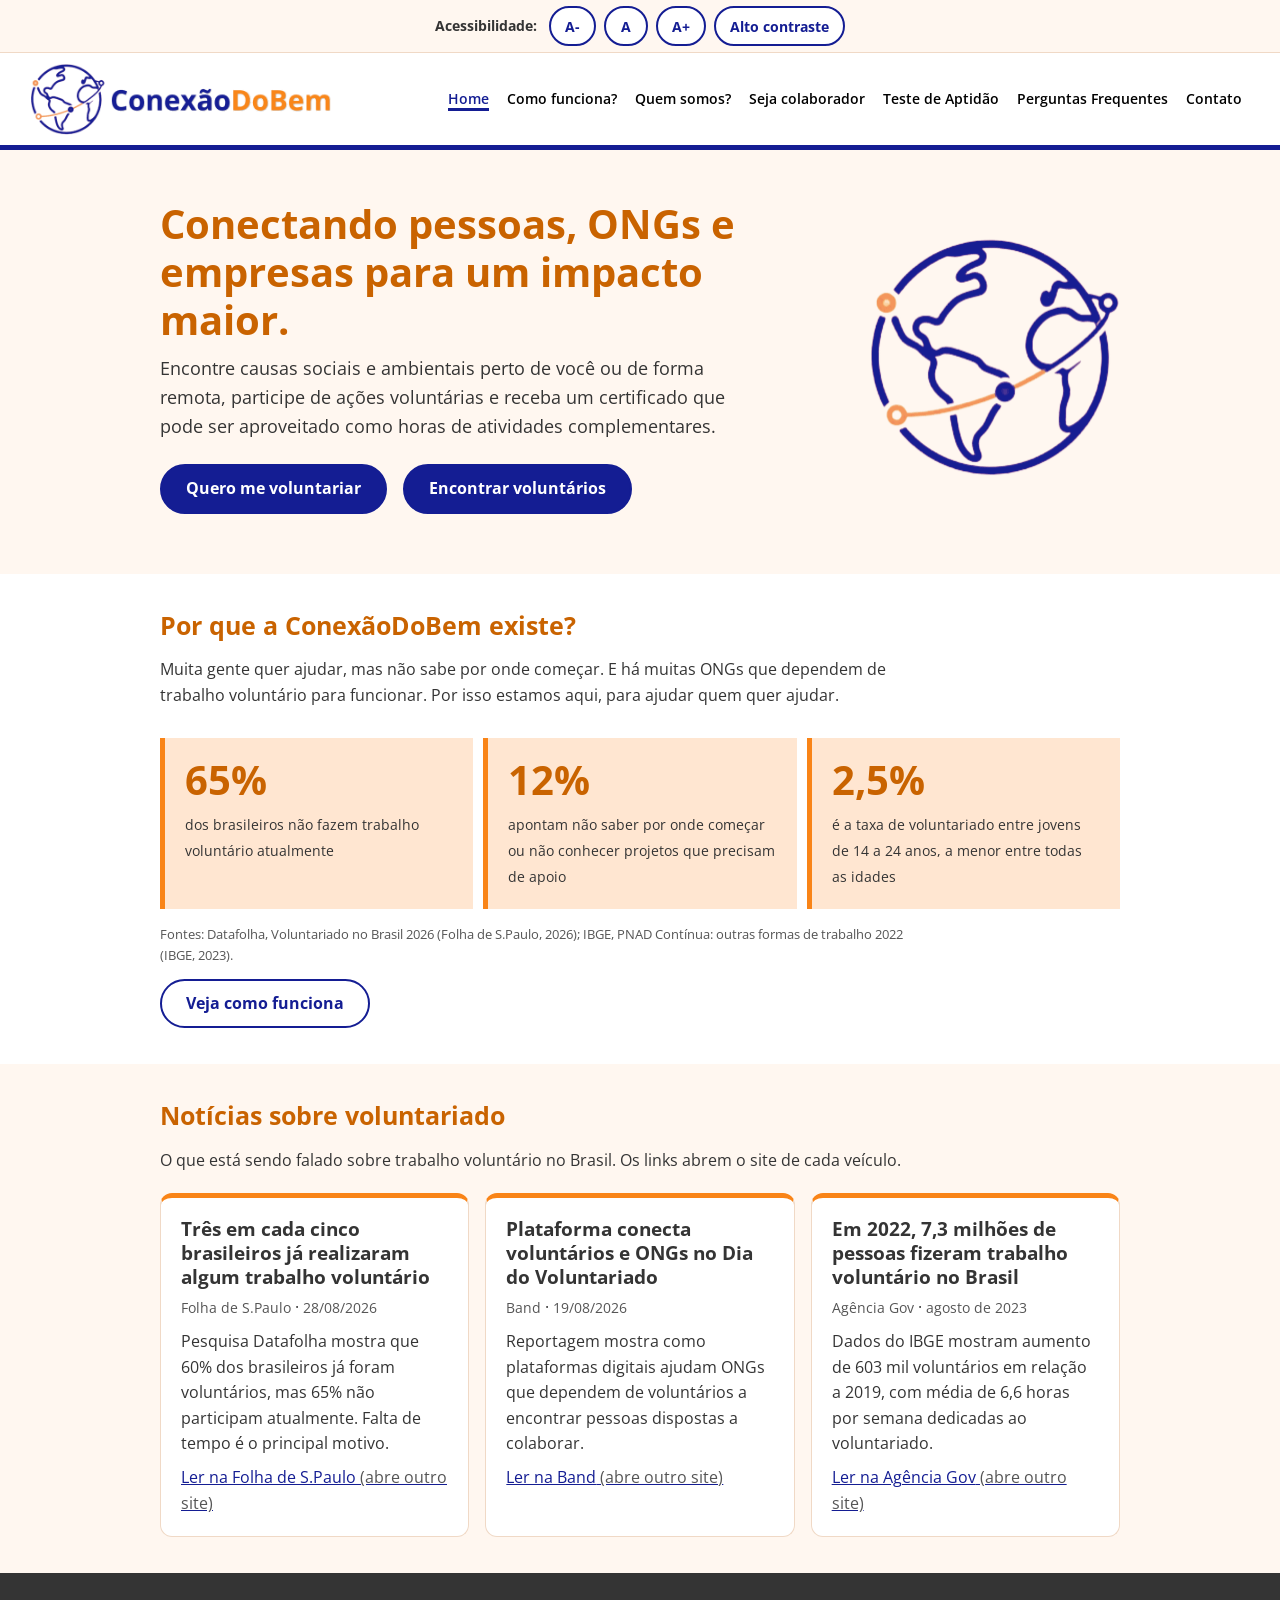
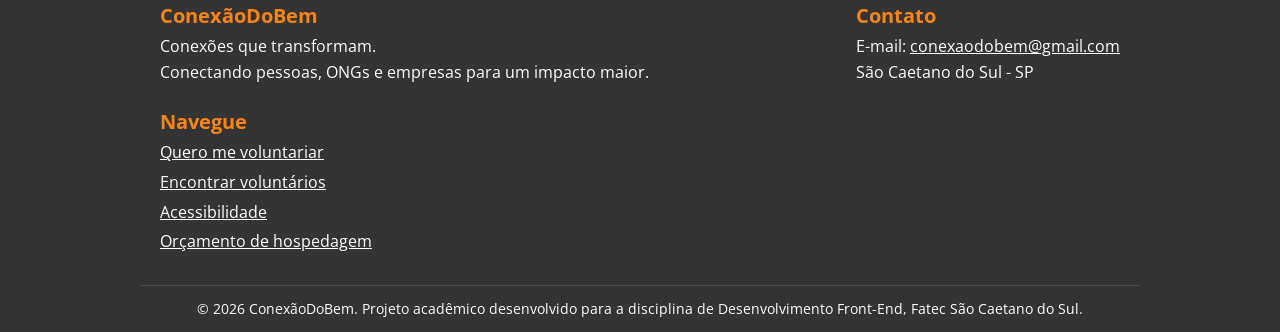
<file: index.html>
<!DOCTYPE html>
<html lang="pt-BR">
<head>
    <meta charset="UTF-8">
    <meta name="viewport" content="width=device-width, initial-scale=1.0">
    <meta name="description" content="ConexãoDoBem conecta pessoas, ONGs e empresas para um impacto maior. Faça trabalho voluntário presencial ou remoto e receba certificado para horas complementares.">
    <title>ConexãoDoBem | Home</title>
    <link rel="icon" type="image/png" href="img/favicon.png">

    <link rel="preconnect" href="https://fonts.googleapis.com">
    <link rel="preconnect" href="https://fonts.gstatic.com" crossorigin>
    <link href="https://fonts.googleapis.com/css2?family=Open+Sans:wght@400;600;700&display=swap" rel="stylesheet">
    <link rel="stylesheet" href="css/style.css">
</head>
<body>
    <!-- Aparece ao apertar Tab: leva direto ao conteúdo -->
    <a class="pular_conteudo" href="#conteudo">Pular para o conteúdo principal</a>

    <header class="cabecalho">
        <div class="cabecalho_conteudo">
            <a href="index.html">
                <img src="img/logo.png" alt="ConexãoDoBem - página inicial" class="logo" width="336" height="80">
            </a>
            <nav aria-label="Menu principal">
                <ul class="menu">
                    <li><a href="index.html" aria-current="page">Home</a></li>
                    <li><a href="como_funciona.html">Como funciona?</a></li>
                    <li><a href="quem_somos.html">Quem somos?</a></li>
                    <li><a href="colaborador.html">Seja colaborador</a></li>
                    <li><a href="teste.html">Teste de Aptidão</a></li>
                    <li><a href="perguntas.html">Perguntas Frequentes</a></li>
                    <li><a href="contato.html">Contato</a></li>
                </ul>
            </nav>
        </div>
    </header>

    <main id="conteudo" tabindex="-1">
        <section class="apresentacao" aria-labelledby="titulo_principal">
            <div class="container apresentacao_conteudo">
                <div class="frases">
                    <h1 id="titulo_principal">Conectando pessoas, ONGs e empresas para um impacto maior.</h1>
                    <p>Encontre causas sociais e ambientais perto de você ou de forma remota, participe de ações voluntárias e receba um certificado que pode ser aproveitado como horas de atividades complementares.</p>
                    <div class="botoes">
                        <a href="voluntariar.html" class="botao_voluntario">Quero me voluntariar</a>
                        <a href="encontrar.html" class="botao_voluntario">Encontrar voluntários</a>
                    </div>
                </div>
                <!-- alt vazio: a imagem é decorativa (o logo já tem texto alternativo) -->
                <img src="img/globo.png" alt="" class="globo" width="500" height="477">
            </div>
        </section>

        <section class="secao pq_existe" aria-labelledby="titulo_pq_existe">
            <div class="container">
                <h2 id="titulo_pq_existe">Por que a ConexãoDoBem existe?</h2>
                <p>Muita gente quer ajudar, mas não sabe por onde começar. E há muitas ONGs que dependem de trabalho voluntário para funcionar. Por isso estamos aqui, para ajudar quem quer ajudar.</p>

                <ul class="lista_dados">
                    <li class="dados">
                        <strong class="num_dado">65%</strong>
                        <span class="frase_dado">dos brasileiros não fazem trabalho voluntário atualmente</span>
                    </li>
                    <li class="dados">
                        <strong class="num_dado">12%</strong>
                        <span class="frase_dado">apontam não saber por onde começar ou não conhecer projetos que precisam de apoio</span>
                    </li>
                    <li class="dados">
                        <strong class="num_dado">2,5%</strong>
                        <span class="frase_dado">é a taxa de voluntariado entre jovens de 14 a 24 anos, a menor entre todas as idades</span>
                    </li>
                </ul>
                <p class="fonte">Fontes: Datafolha, Voluntariado no Brasil 2026 (Folha de S.Paulo, 2026); IBGE, PNAD Contínua: outras formas de trabalho 2022 (IBGE, 2023).</p>
                <a href="como_funciona.html" class="botao botao_contorno">Veja como funciona</a>
            </div>
        </section>

        <section class="secao secao_alternada noticias" aria-labelledby="titulo_noticias">
            <div class="container">
                <h2 id="titulo_noticias">Notícias sobre voluntariado</h2>
                <p>O que está sendo falado sobre trabalho voluntário no Brasil. Os links abrem o site de cada veículo.</p>
                <ul class="cards">
                    <li class="card noticia">
                        <article>
                            <h3>Três em cada cinco brasileiros já realizaram algum trabalho voluntário</h3>
                            <p><span class="veiculo">Folha de S.Paulo</span> · <time datetime="2026-08-28">28/08/2026</time></p>
                            <p>Pesquisa Datafolha mostra que 60% dos brasileiros já foram voluntários, mas 65% não participam atualmente. Falta de tempo é o principal motivo.</p>
                            <a href="https://www1.folha.uol.com.br/folha-social-mais/2026/08/tres-em-cada-cinco-brasileiros-ja-realizaram-algum-trabalho-voluntario-aponta-datafolha.shtml">Ler na Folha de S.Paulo<span class="texto_suave"> (abre outro site)</span></a>
                        </article>
                    </li>
                    <li class="card noticia">
                        <article>
                            <h3>Plataforma conecta voluntários e ONGs no Dia do Voluntariado</h3>
                            <p><span class="veiculo">Band</span> · <time datetime="2026-08-19">19/08/2026</time></p>
                            <p>Reportagem mostra como plataformas digitais ajudam ONGs que dependem de voluntários a encontrar pessoas dispostas a colaborar.</p>
                            <a href="https://www.band.com.br/nacional/plataforma-conecta-voluntarios-e-ongs-no-dia-do-voluntariado">Ler na Band<span class="texto_suave"> (abre outro site)</span></a>
                        </article>
                    </li>
                    <li class="card noticia">
                        <article>
                            <h3>Em 2022, 7,3 milhões de pessoas fizeram trabalho voluntário no Brasil</h3>
                            <p><span class="veiculo">Agência Gov</span> · <time datetime="2023-08">agosto de 2023</time></p>
                            <p>Dados do IBGE mostram aumento de 603 mil voluntários em relação a 2019, com média de 6,6 horas por semana dedicadas ao voluntariado.</p>
                            <a href="https://agenciagov.ebc.com.br/noticias/202308/em-2022-mulheres-dedicaram-9-6-horas-por-semana-a-mais-do-que-os-homens-aos-afazeres-domesticos-ou-ao-cuidado-de-pessoas">Ler na Agência Gov<span class="texto_suave"> (abre outro site)</span></a>
                        </article>
                    </li>
                </ul>
            </div>
        </section>
    </main>

    <footer class="rodape">
        <div class="container rodape_conteudo">
            <div>
                <h2 class="rodape_titulo">ConexãoDoBem</h2>
                <p>Conexões que transformam.</p>
                <p>Conectando pessoas, ONGs e empresas para um impacto maior.</p>
            </div>
            <div>
                <h2 class="rodape_titulo">Contato</h2>
                <address>
                    <p>E-mail: <a href="mailto:conexaodobem@gmail.com">conexaodobem@gmail.com</a></p>
                    <p>São Caetano do Sul - SP</p>
                </address>
            </div>
            <nav aria-label="Links do rodapé">
                <h2 class="rodape_titulo">Navegue</h2>
                <ul class="rodape_links">
                    <li><a href="voluntariar.html">Quero me voluntariar</a></li>
                    <li><a href="encontrar.html">Encontrar voluntários</a></li>
                    <li><a href="quem_somos.html#acessibilidade">Acessibilidade</a></li>
                    <li><a href="orcamento_hospedagem.html">Orçamento de hospedagem</a></li>
                </ul>
            </nav>
        </div>
        <p class="creditos">© 2026 ConexãoDoBem. Projeto acadêmico desenvolvido para a disciplina de Desenvolvimento Front-End, Fatec São Caetano do Sul.</p>
    </footer>
    <script src="js/acessibilidade.js"></script>
</body>
</html>
</file>
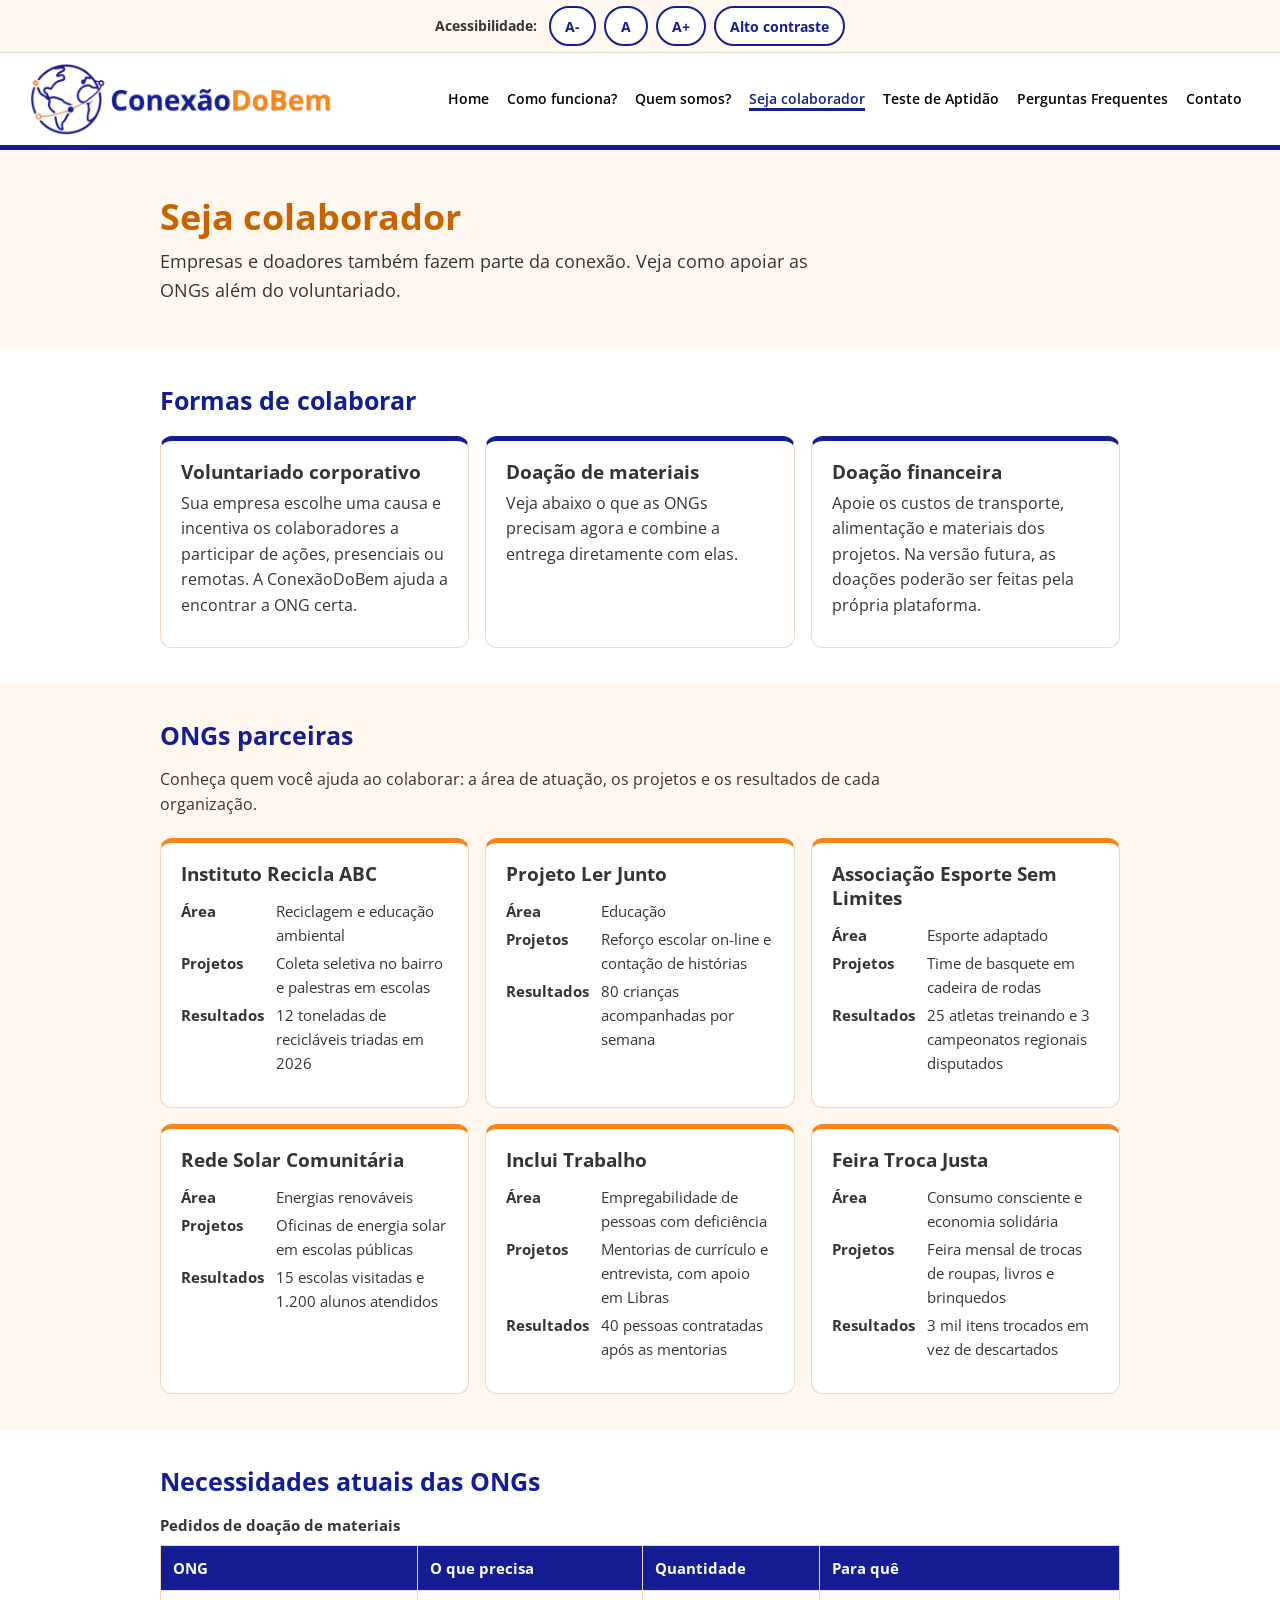
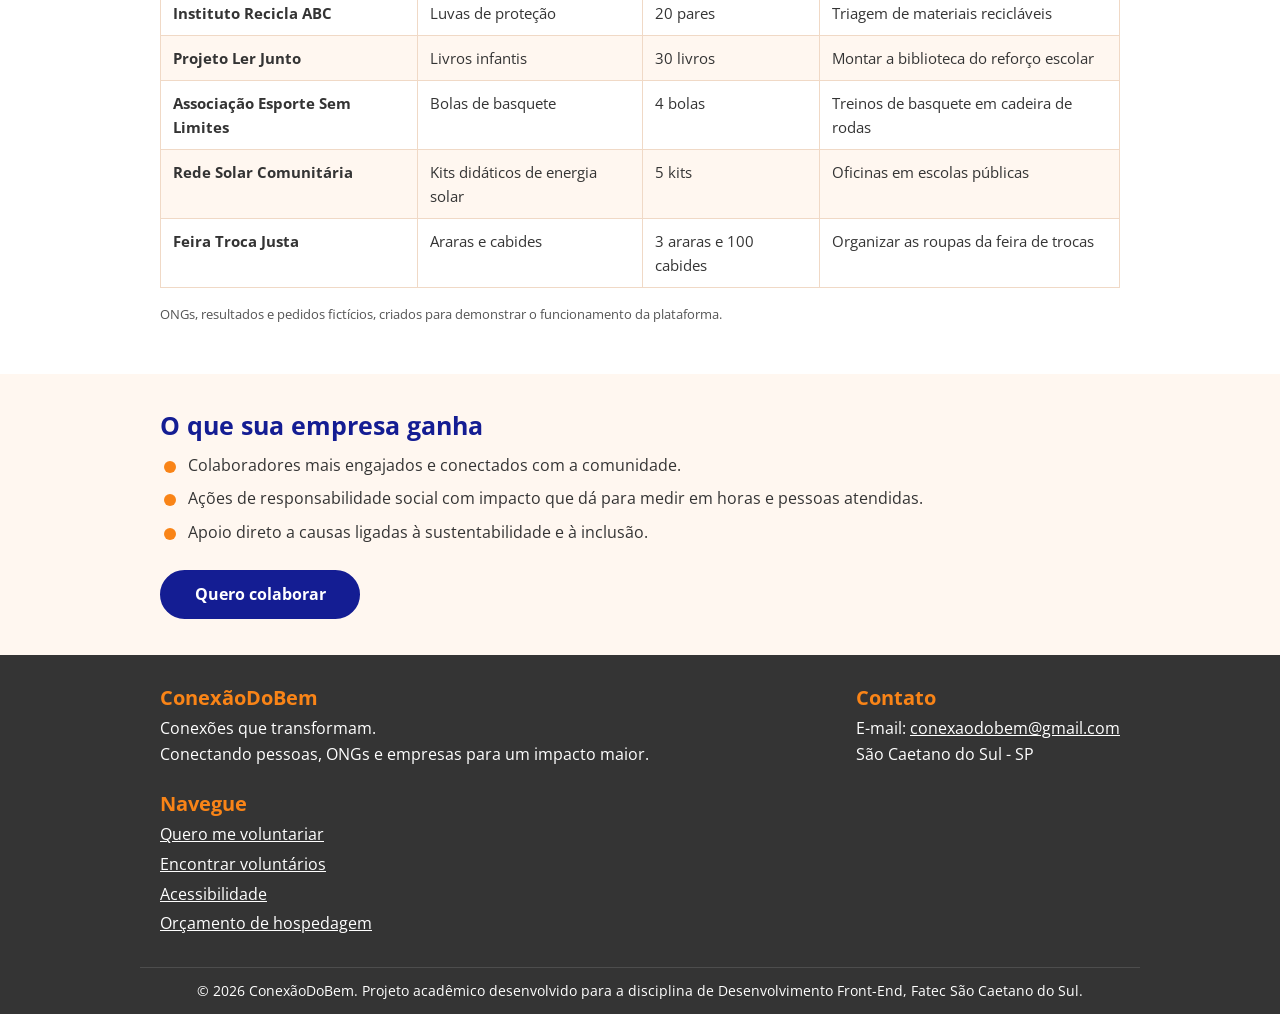
<file: colaborador.html>
<!DOCTYPE html>
<html lang="pt-BR">
<head>
    <meta charset="UTF-8">
    <meta name="viewport" content="width=device-width, initial-scale=1.0">
    <meta name="description" content="Empresas e doadores podem apoiar ONGs pela ConexãoDoBem com voluntariado corporativo, doações financeiras e doações de materiais.">
    <title>ConexãoDoBem | Seja colaborador</title>
    <link rel="icon" type="image/png" href="img/favicon.png">

    <link rel="preconnect" href="https://fonts.googleapis.com">
    <link rel="preconnect" href="https://fonts.gstatic.com" crossorigin>
    <link href="https://fonts.googleapis.com/css2?family=Open+Sans:wght@400;600;700&display=swap" rel="stylesheet">
    <link rel="stylesheet" href="css/style.css">
</head>
<body>
    <!-- Aparece ao apertar Tab: leva direto ao conteúdo -->
    <a class="pular_conteudo" href="#conteudo">Pular para o conteúdo principal</a>

    <header class="cabecalho">
        <div class="cabecalho_conteudo">
            <a href="index.html">
                <img src="img/logo.png" alt="ConexãoDoBem - página inicial" class="logo" width="336" height="80">
            </a>
            <nav aria-label="Menu principal">
                <ul class="menu">
                    <li><a href="index.html">Home</a></li>
                    <li><a href="como_funciona.html">Como funciona?</a></li>
                    <li><a href="quem_somos.html">Quem somos?</a></li>
                    <li><a href="colaborador.html" aria-current="page">Seja colaborador</a></li>
                    <li><a href="teste.html">Teste de Aptidão</a></li>
                    <li><a href="perguntas.html">Perguntas Frequentes</a></li>
                    <li><a href="contato.html">Contato</a></li>
                </ul>
            </nav>
        </div>
    </header>

    <main id="conteudo" tabindex="-1">
        <section class="topo_pagina" aria-labelledby="titulo_pagina">
            <div class="container">
                <h1 id="titulo_pagina">Seja colaborador</h1>
                <p>Empresas e doadores também fazem parte da conexão. Veja como apoiar as ONGs além do voluntariado.</p>
            </div>
        </section>

        <section class="secao" aria-labelledby="titulo_formas">
            <div class="container">
                <h2 id="titulo_formas">Formas de colaborar</h2>
                <ul class="cards">
                    <li class="card card_destaque">
                        <h3>Voluntariado corporativo</h3>
                        <p>Sua empresa escolhe uma causa e incentiva os colaboradores a participar de ações, presenciais ou remotas. A ConexãoDoBem ajuda a encontrar a ONG certa.</p>
                    </li>
                    <li class="card card_destaque">
                        <h3>Doação de materiais</h3>
                        <p>Veja abaixo o que as ONGs precisam agora e combine a entrega diretamente com elas.</p>
                    </li>
                    <li class="card card_destaque">
                        <h3>Doação financeira</h3>
                        <p>Apoie os custos de transporte, alimentação e materiais dos projetos. Na versão futura, as doações poderão ser feitas pela própria plataforma.</p>
                    </li>
                </ul>
            </div>
        </section>

        <section class="secao secao_alternada" aria-labelledby="titulo_ongs">
            <div class="container">
                <h2 id="titulo_ongs">ONGs parceiras</h2>
                <p>Conheça quem você ajuda ao colaborar: a área de atuação, os projetos e os resultados de cada organização.</p>
                <ul class="cards">
                    <li class="card">
                        <h3>Instituto Recicla ABC</h3>
                        <dl class="detalhes">
                            <dt>Área</dt>
                            <dd>Reciclagem e educação ambiental</dd>
                            <dt>Projetos</dt>
                            <dd>Coleta seletiva no bairro e palestras em escolas</dd>
                            <dt>Resultados</dt>
                            <dd>12 toneladas de recicláveis triadas em 2026</dd>
                        </dl>
                    </li>
                    <li class="card">
                        <h3>Projeto Ler Junto</h3>
                        <dl class="detalhes">
                            <dt>Área</dt>
                            <dd>Educação</dd>
                            <dt>Projetos</dt>
                            <dd>Reforço escolar on-line e contação de histórias</dd>
                            <dt>Resultados</dt>
                            <dd>80 crianças acompanhadas por semana</dd>
                        </dl>
                    </li>
                    <li class="card">
                        <h3>Associação Esporte Sem Limites</h3>
                        <dl class="detalhes">
                            <dt>Área</dt>
                            <dd>Esporte adaptado</dd>
                            <dt>Projetos</dt>
                            <dd>Time de basquete em cadeira de rodas</dd>
                            <dt>Resultados</dt>
                            <dd>25 atletas treinando e 3 campeonatos regionais disputados</dd>
                        </dl>
                    </li>
                    <li class="card">
                        <h3>Rede Solar Comunitária</h3>
                        <dl class="detalhes">
                            <dt>Área</dt>
                            <dd>Energias renováveis</dd>
                            <dt>Projetos</dt>
                            <dd>Oficinas de energia solar em escolas públicas</dd>
                            <dt>Resultados</dt>
                            <dd>15 escolas visitadas e 1.200 alunos atendidos</dd>
                        </dl>
                    </li>
                    <li class="card">
                        <h3>Inclui Trabalho</h3>
                        <dl class="detalhes">
                            <dt>Área</dt>
                            <dd>Empregabilidade de pessoas com deficiência</dd>
                            <dt>Projetos</dt>
                            <dd>Mentorias de currículo e entrevista, com apoio em Libras</dd>
                            <dt>Resultados</dt>
                            <dd>40 pessoas contratadas após as mentorias</dd>
                        </dl>
                    </li>
                    <li class="card">
                        <h3>Feira Troca Justa</h3>
                        <dl class="detalhes">
                            <dt>Área</dt>
                            <dd>Consumo consciente e economia solidária</dd>
                            <dt>Projetos</dt>
                            <dd>Feira mensal de trocas de roupas, livros e brinquedos</dd>
                            <dt>Resultados</dt>
                            <dd>3 mil itens trocados em vez de descartados</dd>
                        </dl>
                    </li>
                </ul>
            </div>
        </section>

        <section class="secao" aria-labelledby="titulo_necessidades">
            <div class="container">
                <h2 id="titulo_necessidades">Necessidades atuais das ONGs</h2>
                <div class="tabela_rolagem">
                    <table>
                        <caption>Pedidos de doação de materiais</caption>
                        <thead>
                            <tr>
                                <th scope="col">ONG</th>
                                <th scope="col">O que precisa</th>
                                <th scope="col">Quantidade</th>
                                <th scope="col">Para quê</th>
                            </tr>
                        </thead>
                        <tbody>
                            <tr>
                                <th scope="row">Instituto Recicla ABC</th>
                                <td>Luvas de proteção</td>
                                <td>20 pares</td>
                                <td>Triagem de materiais recicláveis</td>
                            </tr>
                            <tr>
                                <th scope="row">Projeto Ler Junto</th>
                                <td>Livros infantis</td>
                                <td>30 livros</td>
                                <td>Montar a biblioteca do reforço escolar</td>
                            </tr>
                            <tr>
                                <th scope="row">Associação Esporte Sem Limites</th>
                                <td>Bolas de basquete</td>
                                <td>4 bolas</td>
                                <td>Treinos de basquete em cadeira de rodas</td>
                            </tr>
                            <tr>
                                <th scope="row">Rede Solar Comunitária</th>
                                <td>Kits didáticos de energia solar</td>
                                <td>5 kits</td>
                                <td>Oficinas em escolas públicas</td>
                            </tr>
                            <tr>
                                <th scope="row">Feira Troca Justa</th>
                                <td>Araras e cabides</td>
                                <td>3 araras e 100 cabides</td>
                                <td>Organizar as roupas da feira de trocas</td>
                            </tr>
                        </tbody>
                    </table>
                </div>
                <p class="fonte">ONGs, resultados e pedidos fictícios, criados para demonstrar o funcionamento da plataforma.</p>
            </div>
        </section>

        <section class="secao secao_alternada" aria-labelledby="titulo_empresa">
            <div class="container">
                <h2 id="titulo_empresa">O que sua empresa ganha</h2>
                <ul class="lista_check">
                    <li>Colaboradores mais engajados e conectados com a comunidade.</li>
                    <li>Ações de responsabilidade social com impacto que dá para medir em horas e pessoas atendidas.</li>
                    <li>Apoio direto a causas ligadas à sustentabilidade e à inclusão.</li>
                </ul>
                <div class="botoes">
                    <a href="contato.html" class="botao_voluntario">Quero colaborar</a>
                </div>
            </div>
        </section>
    </main>

    <footer class="rodape">
        <div class="container rodape_conteudo">
            <div>
                <h2 class="rodape_titulo">ConexãoDoBem</h2>
                <p>Conexões que transformam.</p>
                <p>Conectando pessoas, ONGs e empresas para um impacto maior.</p>
            </div>
            <div>
                <h2 class="rodape_titulo">Contato</h2>
                <address>
                    <p>E-mail: <a href="mailto:conexaodobem@gmail.com">conexaodobem@gmail.com</a></p>
                    <p>São Caetano do Sul - SP</p>
                </address>
            </div>
            <nav aria-label="Links do rodapé">
                <h2 class="rodape_titulo">Navegue</h2>
                <ul class="rodape_links">
                    <li><a href="voluntariar.html">Quero me voluntariar</a></li>
                    <li><a href="encontrar.html">Encontrar voluntários</a></li>
                    <li><a href="quem_somos.html#acessibilidade">Acessibilidade</a></li>
                    <li><a href="orcamento_hospedagem.html">Orçamento de hospedagem</a></li>
                </ul>
            </nav>
        </div>
        <p class="creditos">© 2026 ConexãoDoBem. Projeto acadêmico desenvolvido para a disciplina de Desenvolvimento Front-End, Fatec São Caetano do Sul.</p>
    </footer>
    <script src="js/acessibilidade.js"></script>
</body>
</html>
</file>
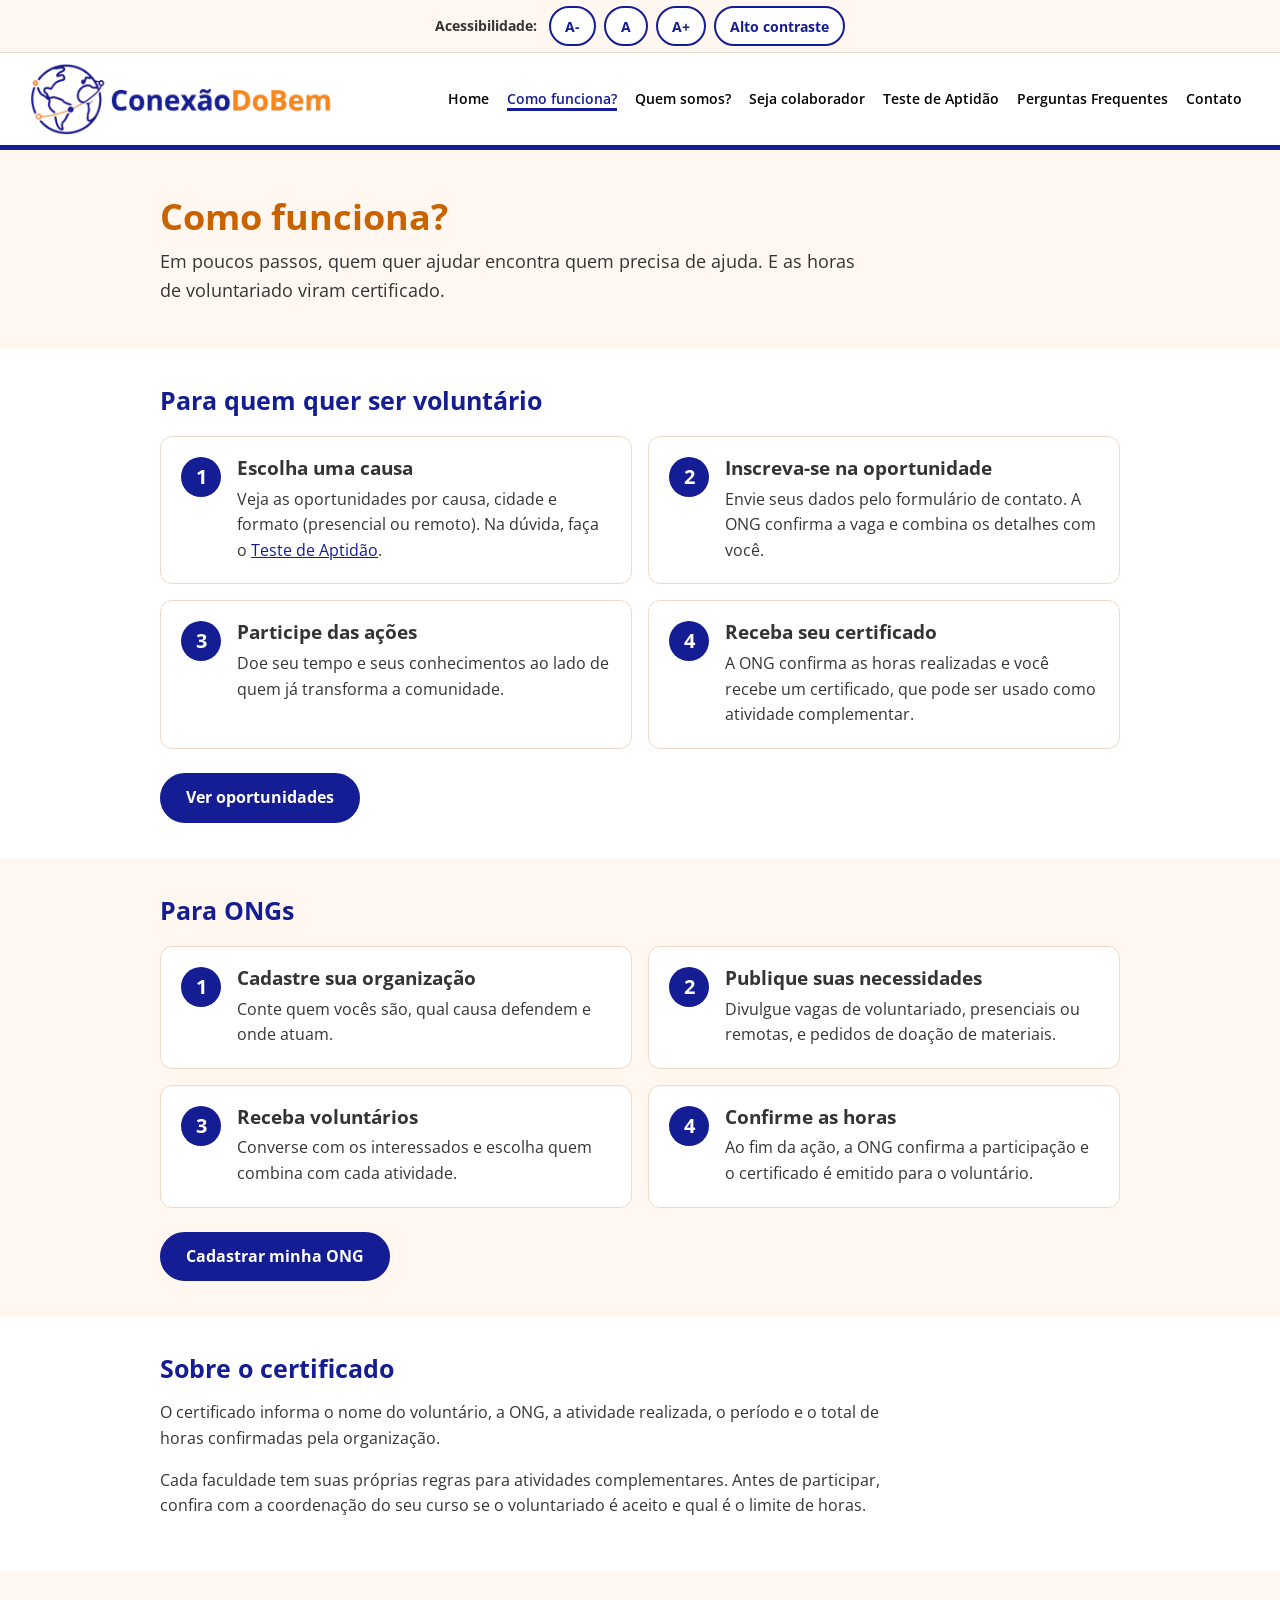
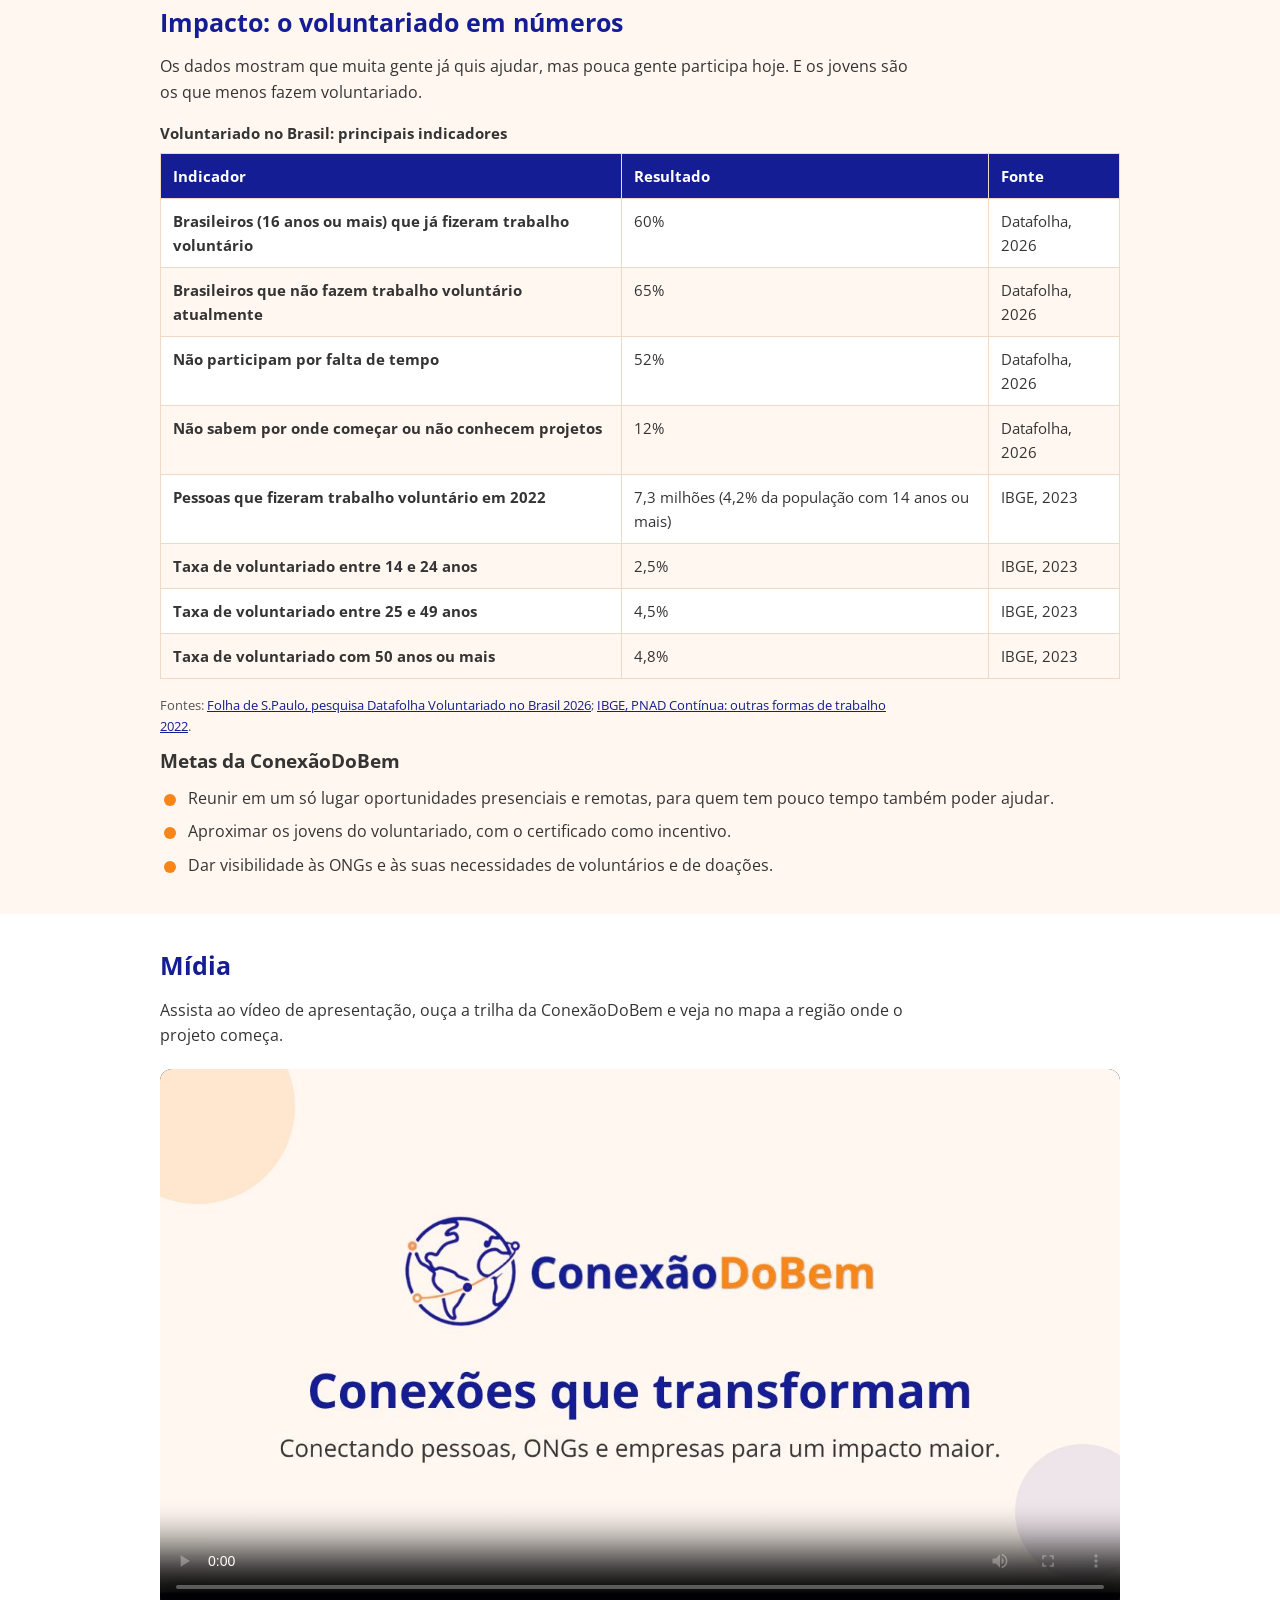
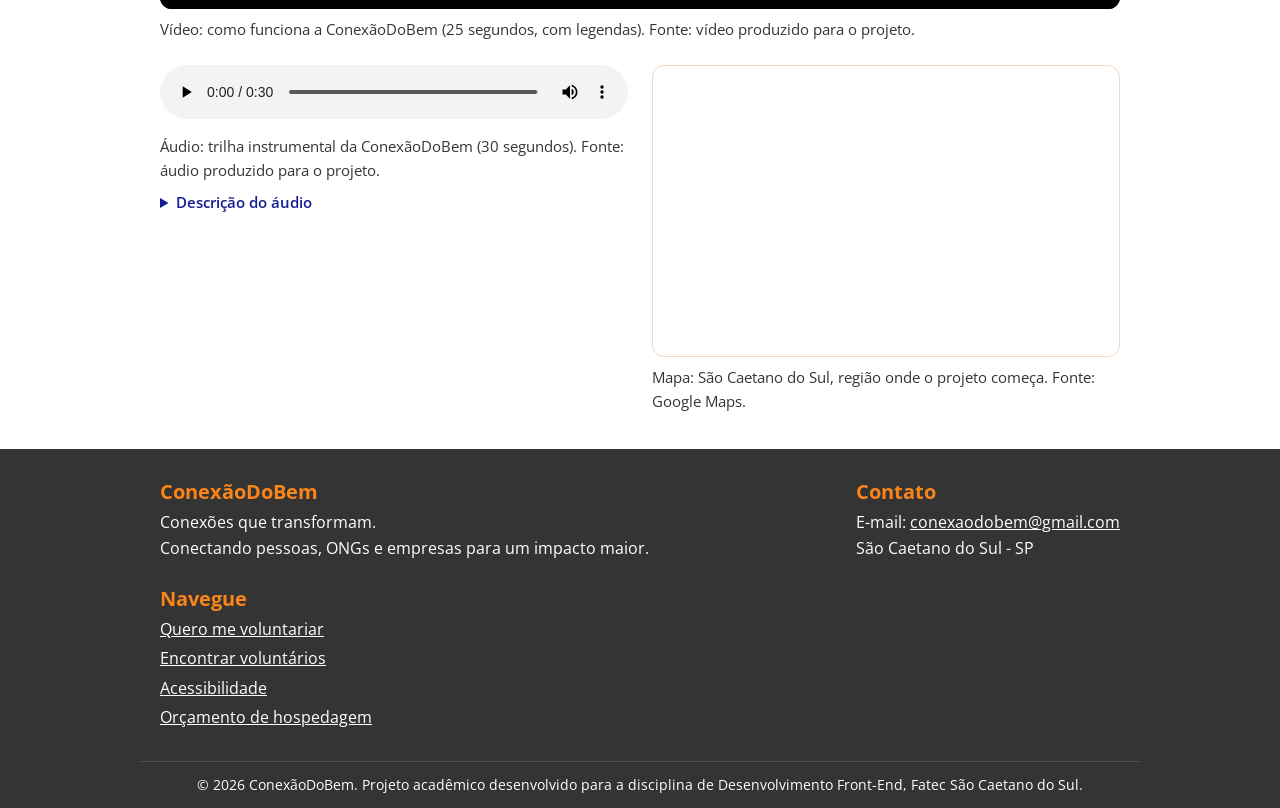
<file: como_funciona.html>
<!DOCTYPE html>
<html lang="pt-BR">
<head>
    <meta charset="UTF-8">
    <meta name="viewport" content="width=device-width, initial-scale=1.0">
    <meta name="description" content="Veja como funciona a ConexãoDoBem para voluntários e ONGs, os dados de impacto do voluntariado no Brasil e o vídeo de apresentação da plataforma.">
    <title>ConexãoDoBem | Como funciona?</title>
    <link rel="icon" type="image/png" href="img/favicon.png">

    <link rel="preconnect" href="https://fonts.googleapis.com">
    <link rel="preconnect" href="https://fonts.gstatic.com" crossorigin>
    <link href="https://fonts.googleapis.com/css2?family=Open+Sans:wght@400;600;700&display=swap" rel="stylesheet">
    <link rel="stylesheet" href="css/style.css">
</head>
<body>
    <!-- Aparece ao apertar Tab: leva direto ao conteúdo -->
    <a class="pular_conteudo" href="#conteudo">Pular para o conteúdo principal</a>

    <header class="cabecalho">
        <div class="cabecalho_conteudo">
            <a href="index.html">
                <img src="img/logo.png" alt="ConexãoDoBem - página inicial" class="logo" width="336" height="80">
            </a>
            <nav aria-label="Menu principal">
                <ul class="menu">
                    <li><a href="index.html">Home</a></li>
                    <li><a href="como_funciona.html" aria-current="page">Como funciona?</a></li>
                    <li><a href="quem_somos.html">Quem somos?</a></li>
                    <li><a href="colaborador.html">Seja colaborador</a></li>
                    <li><a href="teste.html">Teste de Aptidão</a></li>
                    <li><a href="perguntas.html">Perguntas Frequentes</a></li>
                    <li><a href="contato.html">Contato</a></li>
                </ul>
            </nav>
        </div>
    </header>

    <main id="conteudo" tabindex="-1">
        <section class="topo_pagina" aria-labelledby="titulo_pagina">
            <div class="container">
                <h1 id="titulo_pagina">Como funciona?</h1>
                <p>Em poucos passos, quem quer ajudar encontra quem precisa de ajuda. E as horas de voluntariado viram certificado.</p>
            </div>
        </section>

        <section class="secao" aria-labelledby="titulo_voluntario">
            <div class="container">
                <h2 id="titulo_voluntario">Para quem quer ser voluntário</h2>
                <ol class="passos">
                    <li class="passo">
                        <h3>Escolha uma causa</h3>
                        <p>Veja as oportunidades por causa, cidade e formato (presencial ou remoto). Na dúvida, faça o <a href="teste.html">Teste de Aptidão</a>.</p>
                    </li>
                    <li class="passo">
                        <h3>Inscreva-se na oportunidade</h3>
                        <p>Envie seus dados pelo formulário de contato. A ONG confirma a vaga e combina os detalhes com você.</p>
                    </li>
                    <li class="passo">
                        <h3>Participe das ações</h3>
                        <p>Doe seu tempo e seus conhecimentos ao lado de quem já transforma a comunidade.</p>
                    </li>
                    <li class="passo">
                        <h3>Receba seu certificado</h3>
                        <p>A ONG confirma as horas realizadas e você recebe um certificado, que pode ser usado como atividade complementar.</p>
                    </li>
                </ol>
                <div class="botoes">
                    <a href="voluntariar.html" class="botao_voluntario">Ver oportunidades</a>
                </div>
            </div>
        </section>

        <section class="secao secao_alternada" aria-labelledby="titulo_ong">
            <div class="container">
                <h2 id="titulo_ong">Para ONGs</h2>
                <ol class="passos">
                    <li class="passo">
                        <h3>Cadastre sua organização</h3>
                        <p>Conte quem vocês são, qual causa defendem e onde atuam.</p>
                    </li>
                    <li class="passo">
                        <h3>Publique suas necessidades</h3>
                        <p>Divulgue vagas de voluntariado, presenciais ou remotas, e pedidos de doação de materiais.</p>
                    </li>
                    <li class="passo">
                        <h3>Receba voluntários</h3>
                        <p>Converse com os interessados e escolha quem combina com cada atividade.</p>
                    </li>
                    <li class="passo">
                        <h3>Confirme as horas</h3>
                        <p>Ao fim da ação, a ONG confirma a participação e o certificado é emitido para o voluntário.</p>
                    </li>
                </ol>
                <div class="botoes">
                    <a href="encontrar.html" class="botao_voluntario">Cadastrar minha ONG</a>
                </div>
            </div>
        </section>

        <section class="secao" aria-labelledby="titulo_certificado">
            <div class="container">
                <h2 id="titulo_certificado">Sobre o certificado</h2>
                <p>O certificado informa o nome do voluntário, a ONG, a atividade realizada, o período e o total de horas confirmadas pela organização.</p>
                <p>Cada faculdade tem suas próprias regras para atividades complementares. Antes de participar, confira com a coordenação do seu curso se o voluntariado é aceito e qual é o limite de horas.</p>
            </div>
        </section>

        <section class="secao secao_alternada" aria-labelledby="titulo_impacto">
            <div class="container">
                <h2 id="titulo_impacto">Impacto: o voluntariado em números</h2>
                <p>Os dados mostram que muita gente já quis ajudar, mas pouca gente participa hoje. E os jovens são os que menos fazem voluntariado.</p>
                <div class="tabela_rolagem">
                    <table>
                        <caption>Voluntariado no Brasil: principais indicadores</caption>
                        <thead>
                            <tr>
                                <th scope="col">Indicador</th>
                                <th scope="col">Resultado</th>
                                <th scope="col">Fonte</th>
                            </tr>
                        </thead>
                        <tbody>
                            <tr>
                                <th scope="row">Brasileiros (16 anos ou mais) que já fizeram trabalho voluntário</th>
                                <td>60%</td>
                                <td>Datafolha, 2026</td>
                            </tr>
                            <tr>
                                <th scope="row">Brasileiros que não fazem trabalho voluntário atualmente</th>
                                <td>65%</td>
                                <td>Datafolha, 2026</td>
                            </tr>
                            <tr>
                                <th scope="row">Não participam por falta de tempo</th>
                                <td>52%</td>
                                <td>Datafolha, 2026</td>
                            </tr>
                            <tr>
                                <th scope="row">Não sabem por onde começar ou não conhecem projetos</th>
                                <td>12%</td>
                                <td>Datafolha, 2026</td>
                            </tr>
                            <tr>
                                <th scope="row">Pessoas que fizeram trabalho voluntário em 2022</th>
                                <td>7,3 milhões (4,2% da população com 14 anos ou mais)</td>
                                <td>IBGE, 2023</td>
                            </tr>
                            <tr>
                                <th scope="row">Taxa de voluntariado entre 14 e 24 anos</th>
                                <td>2,5%</td>
                                <td>IBGE, 2023</td>
                            </tr>
                            <tr>
                                <th scope="row">Taxa de voluntariado entre 25 e 49 anos</th>
                                <td>4,5%</td>
                                <td>IBGE, 2023</td>
                            </tr>
                            <tr>
                                <th scope="row">Taxa de voluntariado com 50 anos ou mais</th>
                                <td>4,8%</td>
                                <td>IBGE, 2023</td>
                            </tr>
                        </tbody>
                    </table>
                </div>
                <p class="fonte">Fontes: <a href="https://www1.folha.uol.com.br/folha-social-mais/2026/08/tres-em-cada-cinco-brasileiros-ja-realizaram-algum-trabalho-voluntario-aponta-datafolha.shtml">Folha de S.Paulo, pesquisa Datafolha Voluntariado no Brasil 2026</a>; <a href="https://biblioteca.ibge.gov.br/visualizacao/livros/liv102020_informativo.pdf">IBGE, PNAD Contínua: outras formas de trabalho 2022</a>.</p>

                <h3>Metas da ConexãoDoBem</h3>
                <ul class="lista_check">
                    <li>Reunir em um só lugar oportunidades presenciais e remotas, para quem tem pouco tempo também poder ajudar.</li>
                    <li>Aproximar os jovens do voluntariado, com o certificado como incentivo.</li>
                    <li>Dar visibilidade às ONGs e às suas necessidades de voluntários e de doações.</li>
                </ul>
            </div>
        </section>

        <section class="secao" aria-labelledby="titulo_midia">
            <div class="container">
                <h2 id="titulo_midia">Mídia</h2>
                <p>Assista ao vídeo de apresentação, ouça a trilha da ConexãoDoBem e veja no mapa a região onde o projeto começa.</p>
                <div class="midia">
                    <figure class="midia_larga">
                        <video controls preload="metadata" poster="img/poster-video.jpg" width="1280" height="720">
                            <source src="assets/video/como-funciona.mp4" type="video/mp4">
                            <track kind="captions" src="assets/video/como-funciona.vtt" srclang="pt-BR" label="Português" default>
                            Seu navegador não reproduz vídeos. <a href="assets/video/como-funciona.mp4">Baixe o vídeo</a>.
                        </video>
                        <figcaption>Vídeo: como funciona a ConexãoDoBem (25 segundos, com legendas). Fonte: vídeo produzido para o projeto.</figcaption>
                    </figure>

                    <figure>
                        <audio controls preload="metadata">
                            <source src="assets/audio/trilha-conexaodobem.mp3" type="audio/mpeg">
                            Seu navegador não reproduz áudio. <a href="assets/audio/trilha-conexaodobem.mp3">Baixe o áudio</a>.
                        </audio>
                        <figcaption>
                            Áudio: trilha instrumental da ConexãoDoBem (30 segundos). Fonte: áudio produzido para o projeto.
                            <details class="transcricao">
                                <summary>Descrição do áudio</summary>
                                <p>Música instrumental calma, sem voz, com acordes suaves de piano eletrônico. É a mesma trilha usada no vídeo de apresentação.</p>
                            </details>
                        </figcaption>
                    </figure>

                    <figure>
                        <div class="moldura_mapa">
                            <iframe src="https://maps.google.com/maps?q=S%C3%A3o%20Caetano%20do%20Sul%2C%20SP&amp;z=13&amp;output=embed" title="Mapa de São Caetano do Sul, onde a ConexãoDoBem começa" loading="lazy" referrerpolicy="no-referrer-when-downgrade"></iframe>
                        </div>
                        <figcaption>Mapa: São Caetano do Sul, região onde o projeto começa. Fonte: Google Maps.</figcaption>
                    </figure>
                </div>
            </div>
        </section>
    </main>

    <footer class="rodape">
        <div class="container rodape_conteudo">
            <div>
                <h2 class="rodape_titulo">ConexãoDoBem</h2>
                <p>Conexões que transformam.</p>
                <p>Conectando pessoas, ONGs e empresas para um impacto maior.</p>
            </div>
            <div>
                <h2 class="rodape_titulo">Contato</h2>
                <address>
                    <p>E-mail: <a href="mailto:conexaodobem@gmail.com">conexaodobem@gmail.com</a></p>
                    <p>São Caetano do Sul - SP</p>
                </address>
            </div>
            <nav aria-label="Links do rodapé">
                <h2 class="rodape_titulo">Navegue</h2>
                <ul class="rodape_links">
                    <li><a href="voluntariar.html">Quero me voluntariar</a></li>
                    <li><a href="encontrar.html">Encontrar voluntários</a></li>
                    <li><a href="quem_somos.html#acessibilidade">Acessibilidade</a></li>
                    <li><a href="orcamento_hospedagem.html">Orçamento de hospedagem</a></li>
                </ul>
            </nav>
        </div>
        <p class="creditos">© 2026 ConexãoDoBem. Projeto acadêmico desenvolvido para a disciplina de Desenvolvimento Front-End, Fatec São Caetano do Sul.</p>
    </footer>
    <script src="js/acessibilidade.js"></script>
</body>
</html>
</file>
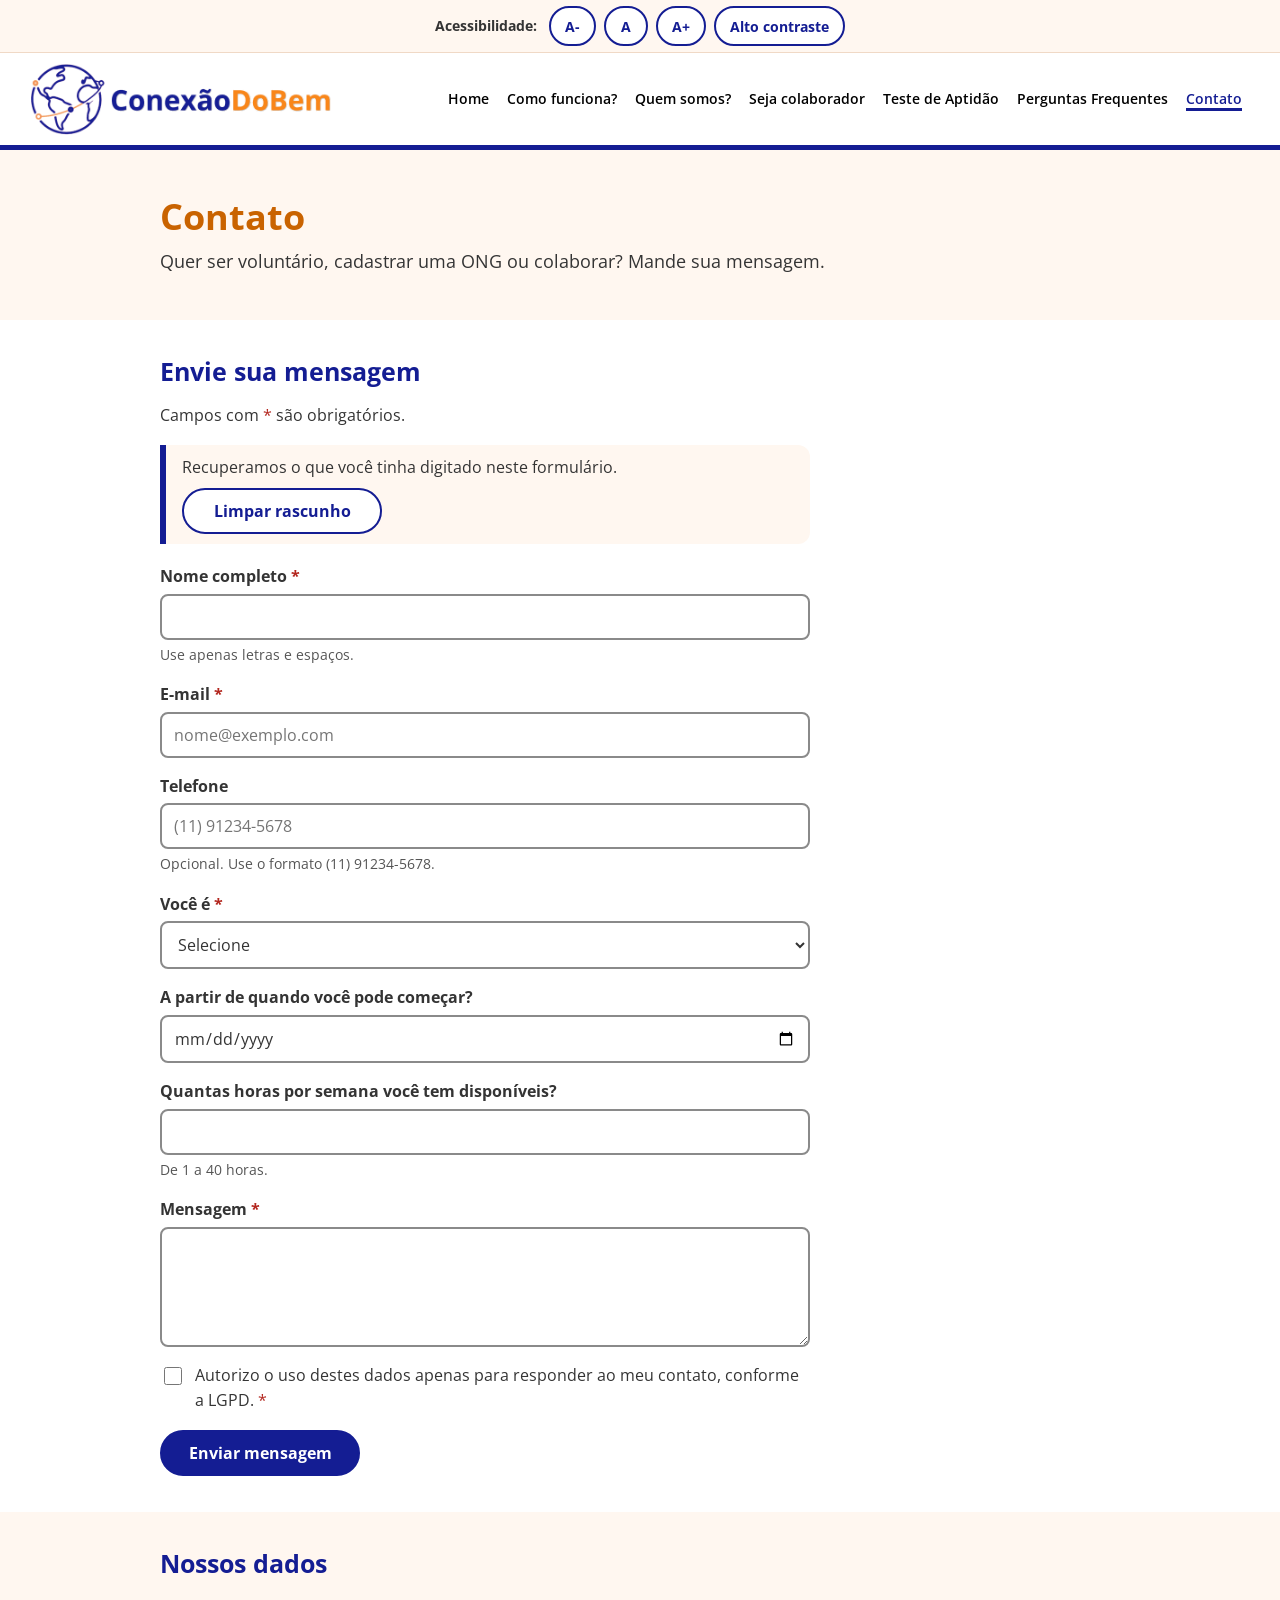
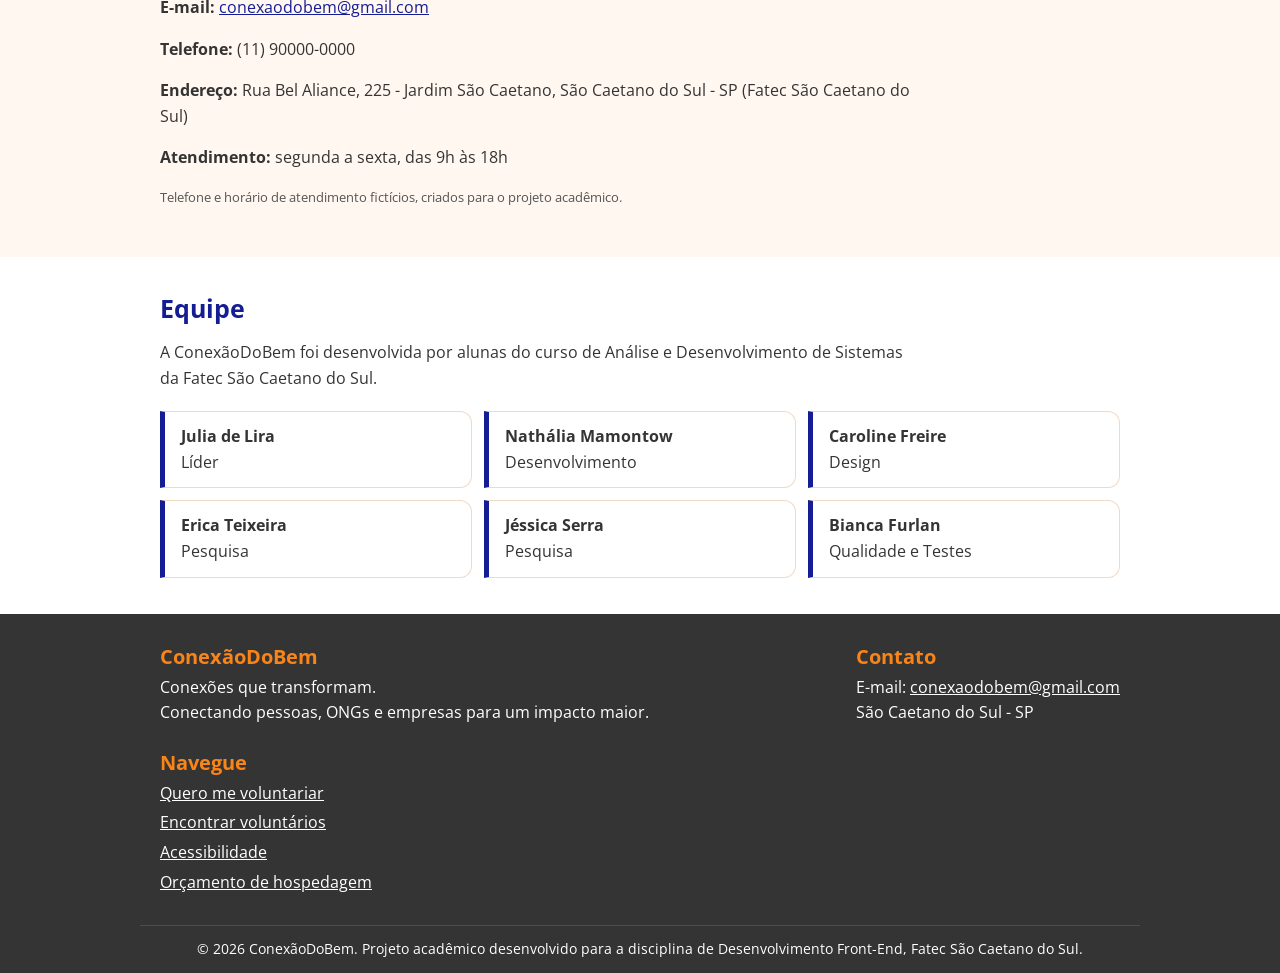
<file: contato.html>
<!DOCTYPE html>
<html lang="pt-BR">
<head>
    <meta charset="UTF-8">
    <meta name="viewport" content="width=device-width, initial-scale=1.0">
    <meta name="description" content="Fale com a ConexãoDoBem: envie sua mensagem pelo formulário, veja nossos dados de contato e conheça a equipe do projeto.">
    <title>ConexãoDoBem | Contato</title>
    <link rel="icon" type="image/png" href="img/favicon.png">

    <link rel="preconnect" href="https://fonts.googleapis.com">
    <link rel="preconnect" href="https://fonts.gstatic.com" crossorigin>
    <link href="https://fonts.googleapis.com/css2?family=Open+Sans:wght@400;600;700&display=swap" rel="stylesheet">
    <link rel="stylesheet" href="css/style.css">
</head>
<body>
    <!-- Aparece ao apertar Tab: leva direto ao conteúdo -->
    <a class="pular_conteudo" href="#conteudo">Pular para o conteúdo principal</a>

    <header class="cabecalho">
        <div class="cabecalho_conteudo">
            <a href="index.html">
                <img src="img/logo.png" alt="ConexãoDoBem - página inicial" class="logo" width="336" height="80">
            </a>
            <nav aria-label="Menu principal">
                <ul class="menu">
                    <li><a href="index.html">Home</a></li>
                    <li><a href="como_funciona.html">Como funciona?</a></li>
                    <li><a href="quem_somos.html">Quem somos?</a></li>
                    <li><a href="colaborador.html">Seja colaborador</a></li>
                    <li><a href="teste.html">Teste de Aptidão</a></li>
                    <li><a href="perguntas.html">Perguntas Frequentes</a></li>
                    <li><a href="contato.html" aria-current="page">Contato</a></li>
                </ul>
            </nav>
        </div>
    </header>

    <main id="conteudo" tabindex="-1">
        <section class="topo_pagina" aria-labelledby="titulo_pagina">
            <div class="container">
                <h1 id="titulo_pagina">Contato</h1>
                <p>Quer ser voluntário, cadastrar uma ONG ou colaborar? Mande sua mensagem.</p>
            </div>
        </section>

        <section class="secao" aria-labelledby="titulo_form_contato">
            <div class="container">
                <h2 id="titulo_form_contato">Envie sua mensagem</h2>
                <p>Campos com <span class="obrigatorio">*</span> são obrigatórios.</p>

                <form class="formulario" action="contato.html#enviado" method="get">
                    <div class="campo">
                        <label for="nome">Nome completo <span class="obrigatorio">*</span></label>
                        <input type="text" id="nome" name="nome" required minlength="3" pattern="[A-Za-zÀ-ÿ ]{3,}" aria-describedby="dica_nome" autocomplete="name">
                        <span class="dica" id="dica_nome">Use apenas letras e espaços.</span>
                    </div>
                    <div class="campo">
                        <label for="email">E-mail <span class="obrigatorio">*</span></label>
                        <input type="email" id="email" name="email" required autocomplete="email" placeholder="nome@exemplo.com">
                    </div>
                    <div class="campo">
                        <label for="telefone">Telefone</label>
                        <input type="tel" id="telefone" name="telefone" pattern="\([0-9]{2}\) [0-9]{4,5}-[0-9]{4}" placeholder="(11) 91234-5678" aria-describedby="dica_telefone" autocomplete="tel">
                        <span class="dica" id="dica_telefone">Opcional. Use o formato (11) 91234-5678.</span>
                    </div>
                    <div class="campo">
                        <label for="perfil">Você é <span class="obrigatorio">*</span></label>
                        <select id="perfil" name="perfil" required>
                            <option value="">Selecione</option>
                            <option>Voluntário(a)</option>
                            <option>ONG</option>
                            <option>Empresa ou doador</option>
                            <option>Outro</option>
                        </select>
                    </div>
                    <div class="campo">
                        <label for="disponibilidade">A partir de quando você pode começar?</label>
                        <input type="date" id="disponibilidade" name="disponibilidade" min="2026-11-01">
                    </div>
                    <div class="campo">
                        <label for="horas">Quantas horas por semana você tem disponíveis?</label>
                        <input type="number" id="horas" name="horas" min="1" max="40" step="1" aria-describedby="dica_horas">
                        <span class="dica" id="dica_horas">De 1 a 40 horas.</span>
                    </div>
                    <div class="campo">
                        <label for="mensagem">Mensagem <span class="obrigatorio">*</span></label>
                        <textarea id="mensagem" name="mensagem" required minlength="10"></textarea>
                    </div>
                    <div class="campo_checkbox">
                        <input type="checkbox" id="lgpd" name="lgpd" required>
                        <label for="lgpd">Autorizo o uso destes dados apenas para responder ao meu contato, conforme a LGPD. <span class="obrigatorio">*</span></label>
                    </div>
                    <div>
                        <button type="submit" class="botao">Enviar mensagem</button>
                    </div>
                </form>

                <div class="mensagem_enviado" id="enviado" role="status">
                    <h2>Mensagem enviada!</h2>
                    <p>Obrigada pelo contato. Nesta versão do site o envio é uma simulação. Na versão com banco de dados, a mensagem chegará à equipe da ConexãoDoBem.</p>
                </div>
            </div>
        </section>

        <section class="secao secao_alternada" aria-labelledby="titulo_dados">
            <div class="container">
                <h2 id="titulo_dados">Nossos dados</h2>
                <address>
                    <p><strong>E-mail:</strong> <a href="mailto:conexaodobem@gmail.com">conexaodobem@gmail.com</a></p>
                    <p><strong>Telefone:</strong> (11) 90000-0000</p>
                    <p><strong>Endereço:</strong> Rua Bel Aliance, 225 - Jardim São Caetano, São Caetano do Sul - SP (Fatec São Caetano do Sul)</p>
                    <p><strong>Atendimento:</strong> segunda a sexta, das 9h às 18h</p>
                </address>
                <p class="fonte">Telefone e horário de atendimento fictícios, criados para o projeto acadêmico.</p>
            </div>
        </section>

        <section class="secao" aria-labelledby="titulo_equipe">
            <div class="container">
                <h2 id="titulo_equipe">Equipe</h2>
                <p>A ConexãoDoBem foi desenvolvida por alunas do curso de Análise e Desenvolvimento de Sistemas da Fatec São Caetano do Sul.</p>
                <ul class="equipe">
                    <li><strong>Julia de Lira</strong> Líder</li>
                    <li><strong>Nathália Mamontow</strong> Desenvolvimento</li>
                    <li><strong>Caroline Freire</strong> Design</li>
                    <li><strong>Erica Teixeira</strong> Pesquisa</li>
                    <li><strong>Jéssica Serra</strong> Pesquisa</li>
                    <li><strong>Bianca Furlan</strong> Qualidade e Testes</li>
                </ul>
            </div>
        </section>
    </main>

    <footer class="rodape">
        <div class="container rodape_conteudo">
            <div>
                <h2 class="rodape_titulo">ConexãoDoBem</h2>
                <p>Conexões que transformam.</p>
                <p>Conectando pessoas, ONGs e empresas para um impacto maior.</p>
            </div>
            <div>
                <h2 class="rodape_titulo">Contato</h2>
                <address>
                    <p>E-mail: <a href="mailto:conexaodobem@gmail.com">conexaodobem@gmail.com</a></p>
                    <p>São Caetano do Sul - SP</p>
                </address>
            </div>
            <nav aria-label="Links do rodapé">
                <h2 class="rodape_titulo">Navegue</h2>
                <ul class="rodape_links">
                    <li><a href="voluntariar.html">Quero me voluntariar</a></li>
                    <li><a href="encontrar.html">Encontrar voluntários</a></li>
                    <li><a href="quem_somos.html#acessibilidade">Acessibilidade</a></li>
                    <li><a href="orcamento_hospedagem.html">Orçamento de hospedagem</a></li>
                </ul>
            </nav>
        </div>
        <p class="creditos">© 2026 ConexãoDoBem. Projeto acadêmico desenvolvido para a disciplina de Desenvolvimento Front-End, Fatec São Caetano do Sul.</p>
    </footer>
    <script src="js/acessibilidade.js"></script>
    <script src="js/formularios.js"></script>
</body>
</html>
</file>
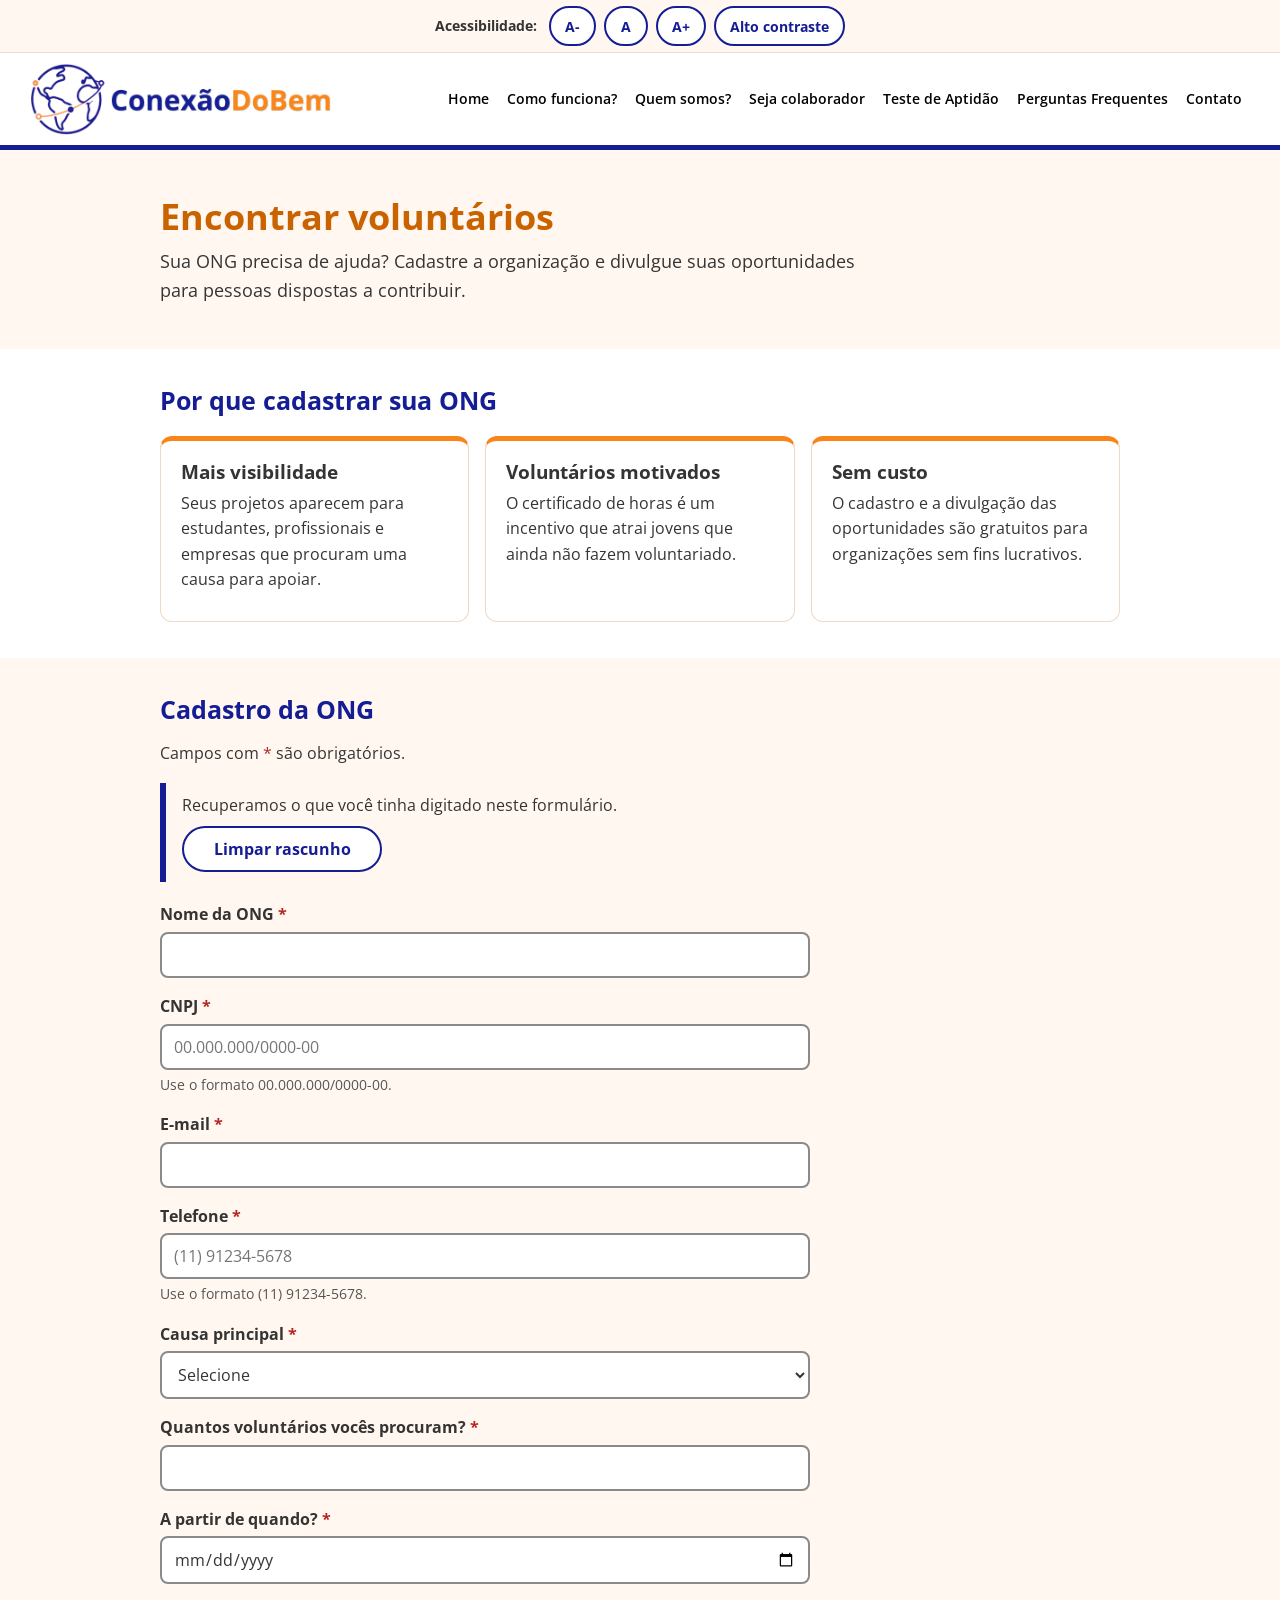
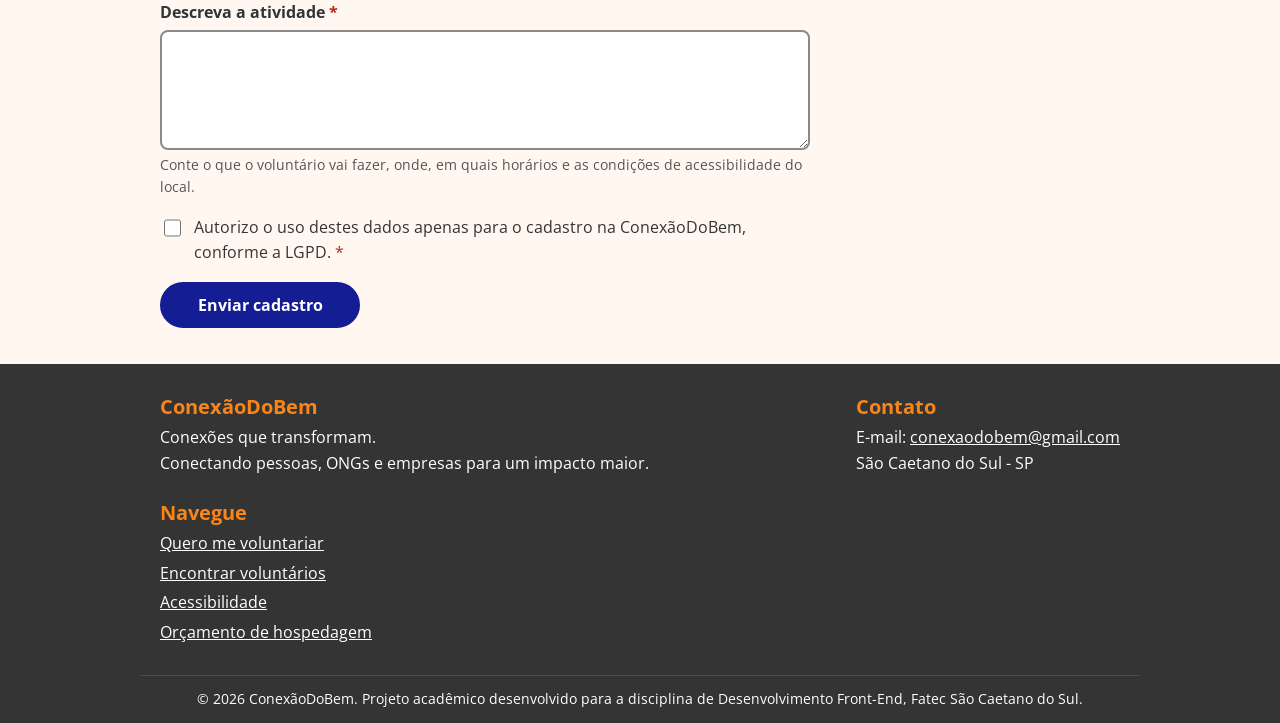
<file: encontrar.html>
<!DOCTYPE html>
<html lang="pt-BR">
<head>
    <meta charset="UTF-8">
    <meta name="viewport" content="width=device-width, initial-scale=1.0">
    <meta name="description" content="Sua ONG precisa de voluntários? Cadastre a organização na ConexãoDoBem, divulgue oportunidades presenciais ou remotas e encontre pessoas dispostas a ajudar.">
    <title>ConexãoDoBem | Encontrar voluntários</title>
    <link rel="icon" type="image/png" href="img/favicon.png">

    <link rel="preconnect" href="https://fonts.googleapis.com">
    <link rel="preconnect" href="https://fonts.gstatic.com" crossorigin>
    <link href="https://fonts.googleapis.com/css2?family=Open+Sans:wght@400;600;700&display=swap" rel="stylesheet">
    <link rel="stylesheet" href="css/style.css">
</head>
<body>
    <!-- Aparece ao apertar Tab: leva direto ao conteúdo -->
    <a class="pular_conteudo" href="#conteudo">Pular para o conteúdo principal</a>

    <header class="cabecalho">
        <div class="cabecalho_conteudo">
            <a href="index.html">
                <img src="img/logo.png" alt="ConexãoDoBem - página inicial" class="logo" width="336" height="80">
            </a>
            <nav aria-label="Menu principal">
                <ul class="menu">
                    <li><a href="index.html">Home</a></li>
                    <li><a href="como_funciona.html">Como funciona?</a></li>
                    <li><a href="quem_somos.html">Quem somos?</a></li>
                    <li><a href="colaborador.html">Seja colaborador</a></li>
                    <li><a href="teste.html">Teste de Aptidão</a></li>
                    <li><a href="perguntas.html">Perguntas Frequentes</a></li>
                    <li><a href="contato.html">Contato</a></li>
                </ul>
            </nav>
        </div>
    </header>

    <main id="conteudo" tabindex="-1">
        <section class="topo_pagina" aria-labelledby="titulo_pagina">
            <div class="container">
                <h1 id="titulo_pagina">Encontrar voluntários</h1>
                <p>Sua ONG precisa de ajuda? Cadastre a organização e divulgue suas oportunidades para pessoas dispostas a contribuir.</p>
            </div>
        </section>

        <section class="secao" aria-labelledby="titulo_vantagens">
            <div class="container">
                <h2 id="titulo_vantagens">Por que cadastrar sua ONG</h2>
                <ul class="cards">
                    <li class="card">
                        <h3>Mais visibilidade</h3>
                        <p>Seus projetos aparecem para estudantes, profissionais e empresas que procuram uma causa para apoiar.</p>
                    </li>
                    <li class="card">
                        <h3>Voluntários motivados</h3>
                        <p>O certificado de horas é um incentivo que atrai jovens que ainda não fazem voluntariado.</p>
                    </li>
                    <li class="card">
                        <h3>Sem custo</h3>
                        <p>O cadastro e a divulgação das oportunidades são gratuitos para organizações sem fins lucrativos.</p>
                    </li>
                </ul>
            </div>
        </section>

        <section class="secao secao_alternada" aria-labelledby="titulo_form_ong">
            <div class="container">
                <h2 id="titulo_form_ong">Cadastro da ONG</h2>
                <p>Campos com <span class="obrigatorio">*</span> são obrigatórios.</p>

                <form class="formulario" action="encontrar.html#enviado" method="get">
                    <div class="campo">
                        <label for="ong_nome">Nome da ONG <span class="obrigatorio">*</span></label>
                        <input type="text" id="ong_nome" name="ong_nome" required minlength="3" autocomplete="organization">
                    </div>
                    <div class="campo">
                        <label for="ong_cnpj">CNPJ <span class="obrigatorio">*</span></label>
                        <input type="text" id="ong_cnpj" name="ong_cnpj" required pattern="[0-9]{2}\.[0-9]{3}\.[0-9]{3}/[0-9]{4}-[0-9]{2}" placeholder="00.000.000/0000-00" aria-describedby="dica_cnpj">
                        <span class="dica" id="dica_cnpj">Use o formato 00.000.000/0000-00.</span>
                    </div>
                    <div class="campo">
                        <label for="ong_email">E-mail <span class="obrigatorio">*</span></label>
                        <input type="email" id="ong_email" name="ong_email" required autocomplete="email">
                    </div>
                    <div class="campo">
                        <label for="ong_telefone">Telefone <span class="obrigatorio">*</span></label>
                        <input type="tel" id="ong_telefone" name="ong_telefone" required pattern="\([0-9]{2}\) [0-9]{4,5}-[0-9]{4}" placeholder="(11) 91234-5678" aria-describedby="dica_tel_ong" autocomplete="tel">
                        <span class="dica" id="dica_tel_ong">Use o formato (11) 91234-5678.</span>
                    </div>
                    <div class="campo">
                        <label for="ong_causa">Causa principal <span class="obrigatorio">*</span></label>
                        <select id="ong_causa" name="ong_causa" required>
                            <option value="">Selecione</option>
                            <option>Reciclagem</option>
                            <option>Educação</option>
                            <option>Esporte adaptado</option>
                            <option>Energias renováveis</option>
                            <option>Empregabilidade PCD</option>
                            <option>Consumo consciente</option>
                            <option>Saúde</option>
                            <option>Outra</option>
                        </select>
                    </div>
                    <div class="campo">
                        <label for="ong_vagas">Quantos voluntários vocês procuram? <span class="obrigatorio">*</span></label>
                        <input type="number" id="ong_vagas" name="ong_vagas" required min="1" max="100" step="1">
                    </div>
                    <div class="campo">
                        <label for="ong_inicio">A partir de quando? <span class="obrigatorio">*</span></label>
                        <input type="date" id="ong_inicio" name="ong_inicio" required min="2026-11-01">
                    </div>
                    <div class="campo">
                        <label for="ong_descricao">Descreva a atividade <span class="obrigatorio">*</span></label>
                        <textarea id="ong_descricao" name="ong_descricao" required minlength="20" aria-describedby="dica_descricao"></textarea>
                        <span class="dica" id="dica_descricao">Conte o que o voluntário vai fazer, onde, em quais horários e as condições de acessibilidade do local.</span>
                    </div>
                    <div class="campo_checkbox">
                        <input type="checkbox" id="ong_lgpd" name="ong_lgpd" required>
                        <label for="ong_lgpd">Autorizo o uso destes dados apenas para o cadastro na ConexãoDoBem, conforme a LGPD. <span class="obrigatorio">*</span></label>
                    </div>
                    <div>
                        <button type="submit" class="botao">Enviar cadastro</button>
                    </div>
                </form>

                <div class="mensagem_enviado" id="enviado" role="status">
                    <h2>Cadastro enviado!</h2>
                    <p>Obrigada! Nesta versão do site o envio é uma simulação. Na versão com banco de dados, a equipe da ConexãoDoBem receberá o cadastro e entrará em contato.</p>
                </div>
            </div>
        </section>
    </main>

    <footer class="rodape">
        <div class="container rodape_conteudo">
            <div>
                <h2 class="rodape_titulo">ConexãoDoBem</h2>
                <p>Conexões que transformam.</p>
                <p>Conectando pessoas, ONGs e empresas para um impacto maior.</p>
            </div>
            <div>
                <h2 class="rodape_titulo">Contato</h2>
                <address>
                    <p>E-mail: <a href="mailto:conexaodobem@gmail.com">conexaodobem@gmail.com</a></p>
                    <p>São Caetano do Sul - SP</p>
                </address>
            </div>
            <nav aria-label="Links do rodapé">
                <h2 class="rodape_titulo">Navegue</h2>
                <ul class="rodape_links">
                    <li><a href="voluntariar.html">Quero me voluntariar</a></li>
                    <li><a href="encontrar.html">Encontrar voluntários</a></li>
                    <li><a href="quem_somos.html#acessibilidade">Acessibilidade</a></li>
                    <li><a href="orcamento_hospedagem.html">Orçamento de hospedagem</a></li>
                </ul>
            </nav>
        </div>
        <p class="creditos">© 2026 ConexãoDoBem. Projeto acadêmico desenvolvido para a disciplina de Desenvolvimento Front-End, Fatec São Caetano do Sul.</p>
    </footer>
    <script src="js/acessibilidade.js"></script>
    <script src="js/formularios.js"></script>
</body>
</html>
</file>
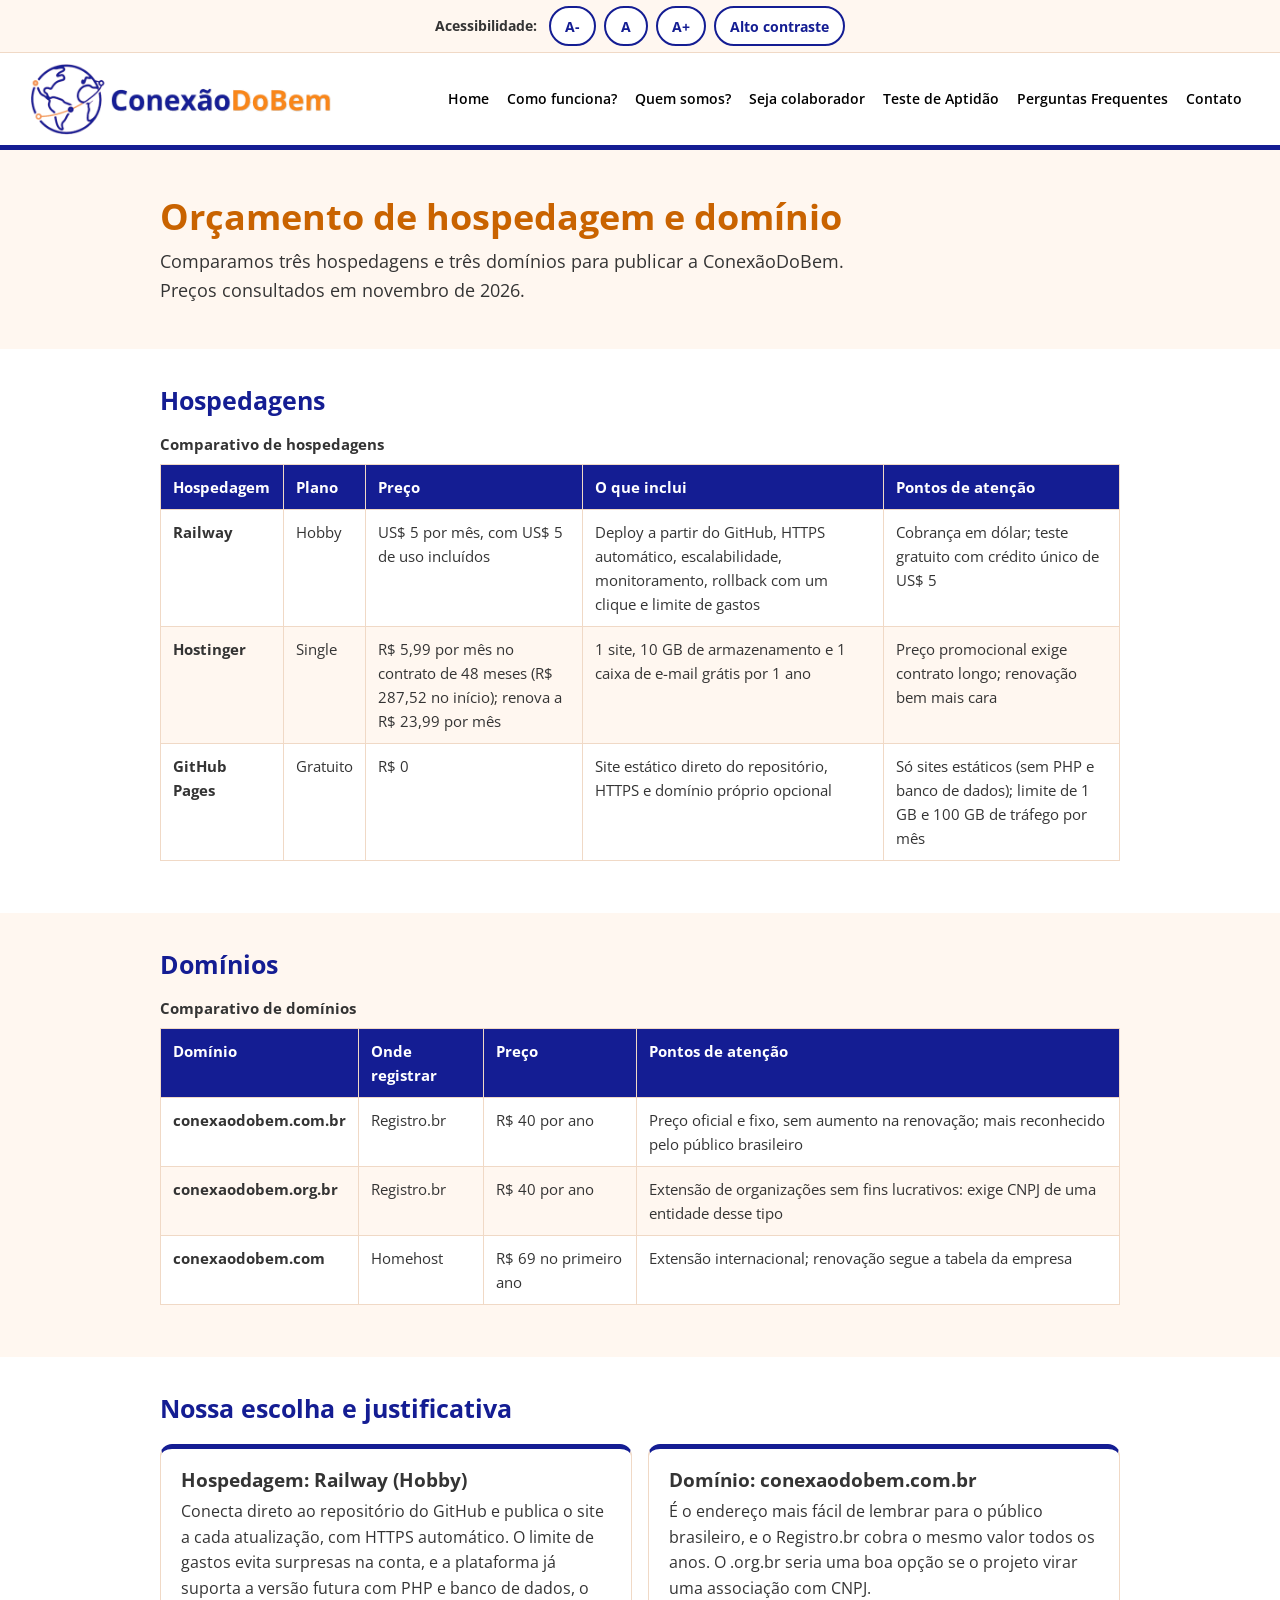
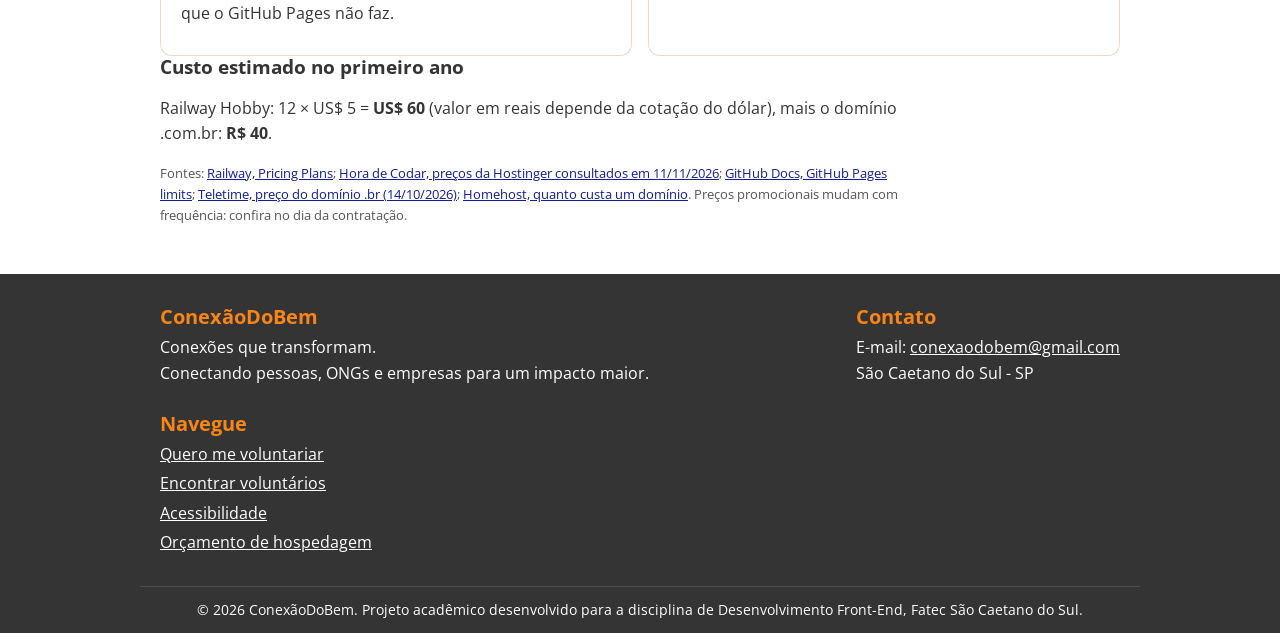
<file: orcamento_hospedagem.html>
<!DOCTYPE html>
<html lang="pt-BR">
<head>
    <meta charset="UTF-8">
    <meta name="viewport" content="width=device-width, initial-scale=1.0">
    <meta name="description" content="Relatório comparativo de hospedagem e domínio do site ConexãoDoBem: Railway, Hostinger e GitHub Pages, e domínios .com.br, .org.br e .com.">
    <title>ConexãoDoBem | Orçamento de hospedagem e domínio</title>
    <link rel="icon" type="image/png" href="img/favicon.png">

    <link rel="preconnect" href="https://fonts.googleapis.com">
    <link rel="preconnect" href="https://fonts.gstatic.com" crossorigin>
    <link href="https://fonts.googleapis.com/css2?family=Open+Sans:wght@400;600;700&display=swap" rel="stylesheet">
    <link rel="stylesheet" href="css/style.css">
</head>
<body>
    <!-- Aparece ao apertar Tab: leva direto ao conteúdo -->
    <a class="pular_conteudo" href="#conteudo">Pular para o conteúdo principal</a>

    <header class="cabecalho">
        <div class="cabecalho_conteudo">
            <a href="index.html">
                <img src="img/logo.png" alt="ConexãoDoBem - página inicial" class="logo" width="336" height="80">
            </a>
            <nav aria-label="Menu principal">
                <ul class="menu">
                    <li><a href="index.html">Home</a></li>
                    <li><a href="como_funciona.html">Como funciona?</a></li>
                    <li><a href="quem_somos.html">Quem somos?</a></li>
                    <li><a href="colaborador.html">Seja colaborador</a></li>
                    <li><a href="teste.html">Teste de Aptidão</a></li>
                    <li><a href="perguntas.html">Perguntas Frequentes</a></li>
                    <li><a href="contato.html">Contato</a></li>
                </ul>
            </nav>
        </div>
    </header>

    <main id="conteudo" tabindex="-1">
        <section class="topo_pagina" aria-labelledby="titulo_pagina">
            <div class="container">
                <h1 id="titulo_pagina">Orçamento de hospedagem e domínio</h1>
                <p>Comparamos três hospedagens e três domínios para publicar a ConexãoDoBem. Preços consultados em novembro de 2026.</p>
            </div>
        </section>

        <section class="secao" aria-labelledby="titulo_hospedagens">
            <div class="container">
                <h2 id="titulo_hospedagens">Hospedagens</h2>
                <div class="tabela_rolagem">
                    <table>
                        <caption>Comparativo de hospedagens</caption>
                        <thead>
                            <tr>
                                <th scope="col">Hospedagem</th>
                                <th scope="col">Plano</th>
                                <th scope="col">Preço</th>
                                <th scope="col">O que inclui</th>
                                <th scope="col">Pontos de atenção</th>
                            </tr>
                        </thead>
                        <tbody>
                            <tr>
                                <th scope="row">Railway</th>
                                <td>Hobby</td>
                                <td>US$ 5 por mês, com US$ 5 de uso incluídos</td>
                                <td>Deploy a partir do GitHub, HTTPS automático, escalabilidade, monitoramento, rollback com um clique e limite de gastos</td>
                                <td>Cobrança em dólar; teste gratuito com crédito único de US$ 5</td>
                            </tr>
                            <tr>
                                <th scope="row">Hostinger</th>
                                <td>Single</td>
                                <td>R$ 5,99 por mês no contrato de 48 meses (R$ 287,52 no início); renova a R$ 23,99 por mês</td>
                                <td>1 site, 10 GB de armazenamento e 1 caixa de e-mail grátis por 1 ano</td>
                                <td>Preço promocional exige contrato longo; renovação bem mais cara</td>
                            </tr>
                            <tr>
                                <th scope="row">GitHub Pages</th>
                                <td>Gratuito</td>
                                <td>R$ 0</td>
                                <td>Site estático direto do repositório, HTTPS e domínio próprio opcional</td>
                                <td>Só sites estáticos (sem PHP e banco de dados); limite de 1 GB e 100 GB de tráfego por mês</td>
                            </tr>
                        </tbody>
                    </table>
                </div>
            </div>
        </section>

        <section class="secao secao_alternada" aria-labelledby="titulo_dominios">
            <div class="container">
                <h2 id="titulo_dominios">Domínios</h2>
                <div class="tabela_rolagem">
                    <table>
                        <caption>Comparativo de domínios</caption>
                        <thead>
                            <tr>
                                <th scope="col">Domínio</th>
                                <th scope="col">Onde registrar</th>
                                <th scope="col">Preço</th>
                                <th scope="col">Pontos de atenção</th>
                            </tr>
                        </thead>
                        <tbody>
                            <tr>
                                <th scope="row">conexaodobem.com.br</th>
                                <td>Registro.br</td>
                                <td>R$ 40 por ano</td>
                                <td>Preço oficial e fixo, sem aumento na renovação; mais reconhecido pelo público brasileiro</td>
                            </tr>
                            <tr>
                                <th scope="row">conexaodobem.org.br</th>
                                <td>Registro.br</td>
                                <td>R$ 40 por ano</td>
                                <td>Extensão de organizações sem fins lucrativos: exige CNPJ de uma entidade desse tipo</td>
                            </tr>
                            <tr>
                                <th scope="row">conexaodobem.com</th>
                                <td>Homehost</td>
                                <td>R$ 69 no primeiro ano</td>
                                <td>Extensão internacional; renovação segue a tabela da empresa</td>
                            </tr>
                        </tbody>
                    </table>
                </div>
            </div>
        </section>

        <section class="secao" aria-labelledby="titulo_escolha">
            <div class="container">
                <h2 id="titulo_escolha">Nossa escolha e justificativa</h2>
                <ul class="cards cards_duas_colunas">
                    <li class="card card_destaque">
                        <h3>Hospedagem: Railway (Hobby)</h3>
                        <p>Conecta direto ao repositório do GitHub e publica o site a cada atualização, com HTTPS automático. O limite de gastos evita surpresas na conta, e a plataforma já suporta a versão futura com PHP e banco de dados, o que o GitHub Pages não faz.</p>
                    </li>
                    <li class="card card_destaque">
                        <h3>Domínio: conexaodobem.com.br</h3>
                        <p>É o endereço mais fácil de lembrar para o público brasileiro, e o Registro.br cobra o mesmo valor todos os anos. O .org.br seria uma boa opção se o projeto virar uma associação com CNPJ.</p>
                    </li>
                </ul>
                <h3>Custo estimado no primeiro ano</h3>
                <p>Railway Hobby: 12 × US$ 5 = <strong>US$ 60</strong> (valor em reais depende da cotação do dólar), mais o domínio .com.br: <strong>R$ 40</strong>.</p>
                <p class="fonte">Fontes: <a href="https://docs.railway.com/reference/pricing">Railway, Pricing Plans</a>; <a href="https://horadecodar.com.br/?p=49385">Hora de Codar, preços da Hostinger consultados em 11/11/2026</a>; <a href="https://docs.github.com/en/pages/getting-started-with-github-pages/github-pages-limits">GitHub Docs, GitHub Pages limits</a>; <a href="https://teletime.com.br/14/10/2026/br-6-milhoes/">Teletime, preço do domínio .br (14/10/2026)</a>; <a href="https://www.homehost.com.br/blog/registro-de-dominios/quanto-custa-um-dominio">Homehost, quanto custa um domínio</a>. Preços promocionais mudam com frequência: confira no dia da contratação.</p>
            </div>
        </section>
    </main>

    <footer class="rodape">
        <div class="container rodape_conteudo">
            <div>
                <h2 class="rodape_titulo">ConexãoDoBem</h2>
                <p>Conexões que transformam.</p>
                <p>Conectando pessoas, ONGs e empresas para um impacto maior.</p>
            </div>
            <div>
                <h2 class="rodape_titulo">Contato</h2>
                <address>
                    <p>E-mail: <a href="mailto:conexaodobem@gmail.com">conexaodobem@gmail.com</a></p>
                    <p>São Caetano do Sul - SP</p>
                </address>
            </div>
            <nav aria-label="Links do rodapé">
                <h2 class="rodape_titulo">Navegue</h2>
                <ul class="rodape_links">
                    <li><a href="voluntariar.html">Quero me voluntariar</a></li>
                    <li><a href="encontrar.html">Encontrar voluntários</a></li>
                    <li><a href="quem_somos.html#acessibilidade">Acessibilidade</a></li>
                    <li><a href="orcamento_hospedagem.html">Orçamento de hospedagem</a></li>
                </ul>
            </nav>
        </div>
        <p class="creditos">© 2026 ConexãoDoBem. Projeto acadêmico desenvolvido para a disciplina de Desenvolvimento Front-End, Fatec São Caetano do Sul.</p>
    </footer>
    <script src="js/acessibilidade.js"></script>
</body>
</html>
</file>
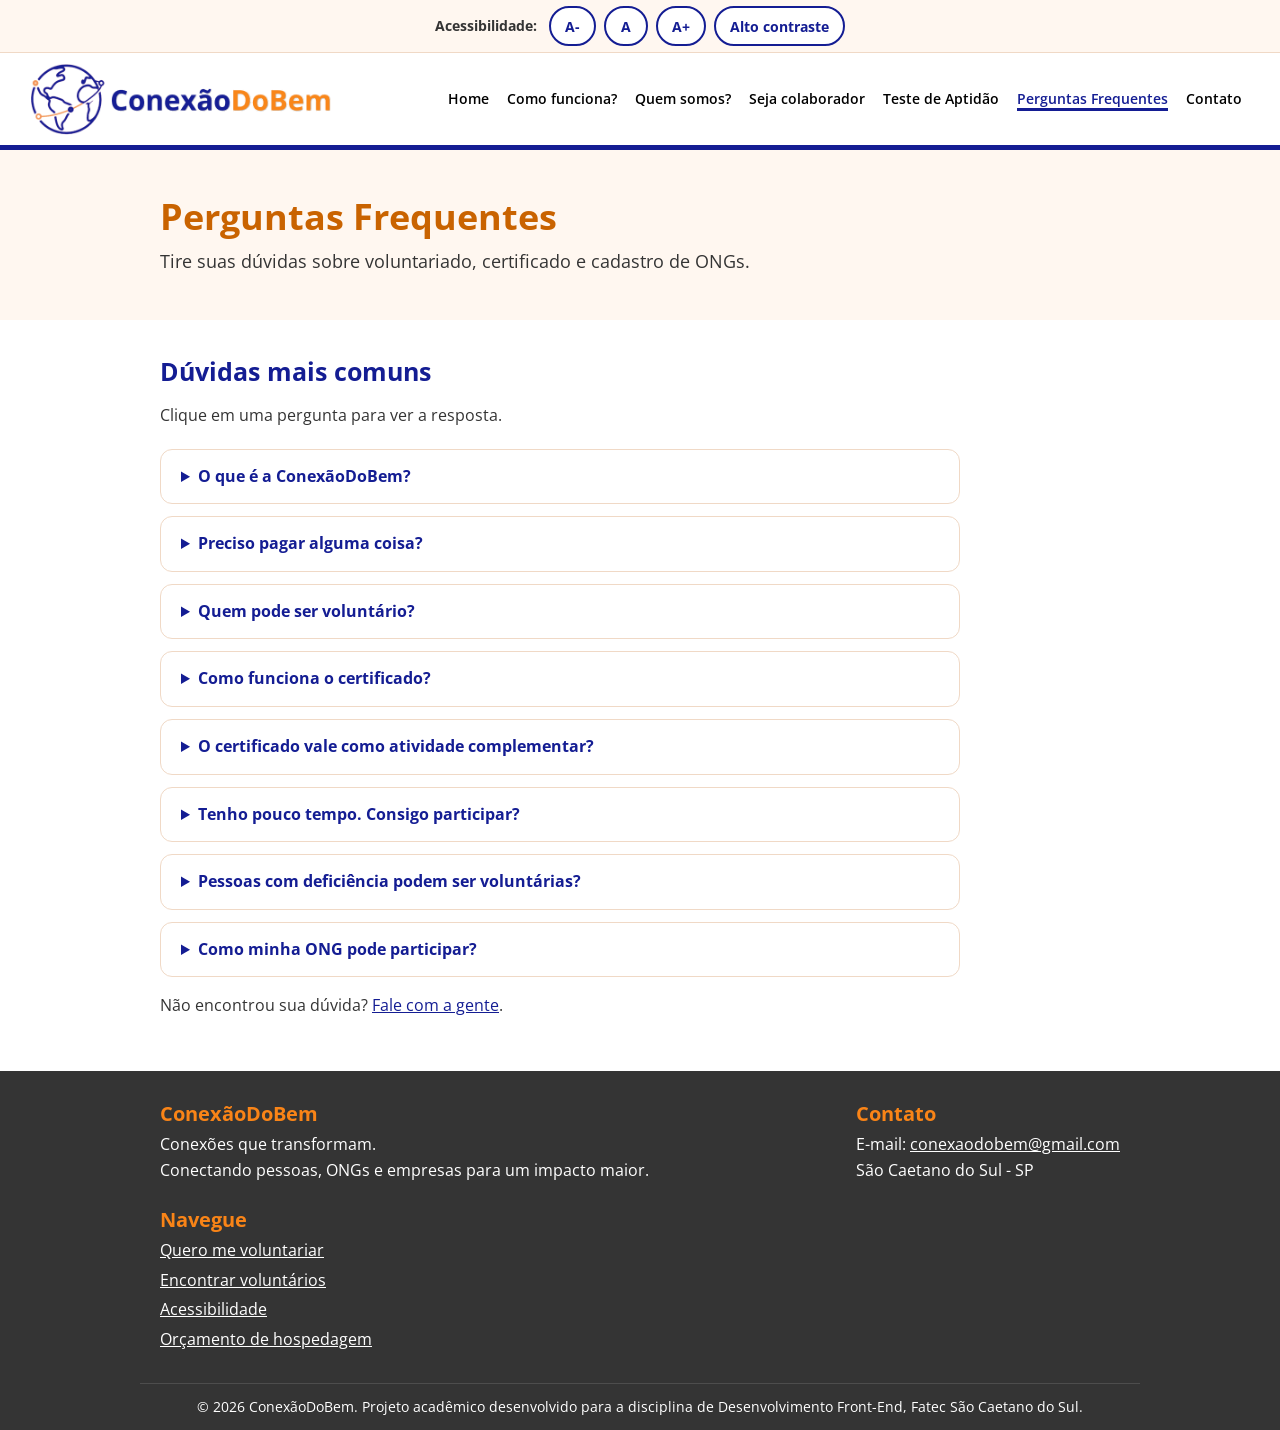
<file: perguntas.html>
<!DOCTYPE html>
<html lang="pt-BR">
<head>
    <meta charset="UTF-8">
    <meta name="viewport" content="width=device-width, initial-scale=1.0">
    <meta name="description" content="Respostas para as dúvidas mais comuns sobre a ConexãoDoBem: certificado, horas complementares, voluntariado remoto, acessibilidade e cadastro de ONGs.">
    <title>ConexãoDoBem | Perguntas Frequentes</title>
    <link rel="icon" type="image/png" href="img/favicon.png">

    <link rel="preconnect" href="https://fonts.googleapis.com">
    <link rel="preconnect" href="https://fonts.gstatic.com" crossorigin>
    <link href="https://fonts.googleapis.com/css2?family=Open+Sans:wght@400;600;700&display=swap" rel="stylesheet">
    <link rel="stylesheet" href="css/style.css">
</head>
<body>
    <!-- Aparece ao apertar Tab: leva direto ao conteúdo -->
    <a class="pular_conteudo" href="#conteudo">Pular para o conteúdo principal</a>

    <header class="cabecalho">
        <div class="cabecalho_conteudo">
            <a href="index.html">
                <img src="img/logo.png" alt="ConexãoDoBem - página inicial" class="logo" width="336" height="80">
            </a>
            <nav aria-label="Menu principal">
                <ul class="menu">
                    <li><a href="index.html">Home</a></li>
                    <li><a href="como_funciona.html">Como funciona?</a></li>
                    <li><a href="quem_somos.html">Quem somos?</a></li>
                    <li><a href="colaborador.html">Seja colaborador</a></li>
                    <li><a href="teste.html">Teste de Aptidão</a></li>
                    <li><a href="perguntas.html" aria-current="page">Perguntas Frequentes</a></li>
                    <li><a href="contato.html">Contato</a></li>
                </ul>
            </nav>
        </div>
    </header>

    <main id="conteudo" tabindex="-1">
        <section class="topo_pagina" aria-labelledby="titulo_pagina">
            <div class="container">
                <h1 id="titulo_pagina">Perguntas Frequentes</h1>
                <p>Tire suas dúvidas sobre voluntariado, certificado e cadastro de ONGs.</p>
            </div>
        </section>

        <section class="secao" aria-labelledby="titulo_faq">
            <div class="container">
                <h2 id="titulo_faq">Dúvidas mais comuns</h2>
                <p>Clique em uma pergunta para ver a resposta.</p>
                <div class="perguntas">
                    <details>
                        <summary>O que é a ConexãoDoBem?</summary>
                        <p>É uma plataforma que conecta ONGs de impacto social e ambiental a pessoas e empresas que querem ajudar, com oportunidades de voluntariado e pedidos de doação.</p>
                    </details>
                    <details>
                        <summary>Preciso pagar alguma coisa?</summary>
                        <p>Não. O uso é gratuito para voluntários e para ONGs sem fins lucrativos.</p>
                    </details>
                    <details>
                        <summary>Quem pode ser voluntário?</summary>
                        <p>Qualquer pessoa a partir de 16 anos. Menores de 18 anos precisam de autorização de um responsável, e algumas atividades podem ter idade mínima própria.</p>
                    </details>
                    <details>
                        <summary>Como funciona o certificado?</summary>
                        <p>Ao fim da atividade, a ONG confirma as horas realizadas. O certificado traz o nome do voluntário, a ONG, a atividade, o período e o total de horas.</p>
                    </details>
                    <details>
                        <summary>O certificado vale como atividade complementar?</summary>
                        <p>Depende das regras de cada faculdade. Antes de participar, confira com a coordenação do seu curso se o voluntariado é aceito e qual é o limite de horas.</p>
                    </details>
                    <details>
                        <summary>Tenho pouco tempo. Consigo participar?</summary>
                        <p>Sim. Há oportunidades remotas e com poucas horas por semana, como o reforço escolar on-line e as mentorias de currículo.</p>
                    </details>
                    <details>
                        <summary>Pessoas com deficiência podem ser voluntárias?</summary>
                        <p>Sim, e são muito bem-vindas. Cada oportunidade informa as condições de acessibilidade do local, e as atividades remotas permitem participar sem deslocamento.</p>
                    </details>
                    <details>
                        <summary>Como minha ONG pode participar?</summary>
                        <p>Preencha o cadastro na página Encontrar voluntários. Depois da análise, a ONG pode divulgar suas oportunidades e pedidos de doação.</p>
                    </details>
                </div>
                <p>Não encontrou sua dúvida? <a href="contato.html">Fale com a gente</a>.</p>
            </div>
        </section>
    </main>

    <footer class="rodape">
        <div class="container rodape_conteudo">
            <div>
                <h2 class="rodape_titulo">ConexãoDoBem</h2>
                <p>Conexões que transformam.</p>
                <p>Conectando pessoas, ONGs e empresas para um impacto maior.</p>
            </div>
            <div>
                <h2 class="rodape_titulo">Contato</h2>
                <address>
                    <p>E-mail: <a href="mailto:conexaodobem@gmail.com">conexaodobem@gmail.com</a></p>
                    <p>São Caetano do Sul - SP</p>
                </address>
            </div>
            <nav aria-label="Links do rodapé">
                <h2 class="rodape_titulo">Navegue</h2>
                <ul class="rodape_links">
                    <li><a href="voluntariar.html">Quero me voluntariar</a></li>
                    <li><a href="encontrar.html">Encontrar voluntários</a></li>
                    <li><a href="quem_somos.html#acessibilidade">Acessibilidade</a></li>
                    <li><a href="orcamento_hospedagem.html">Orçamento de hospedagem</a></li>
                </ul>
            </nav>
        </div>
        <p class="creditos">© 2026 ConexãoDoBem. Projeto acadêmico desenvolvido para a disciplina de Desenvolvimento Front-End, Fatec São Caetano do Sul.</p>
    </footer>
    <script src="js/acessibilidade.js"></script>
</body>
</html>
</file>
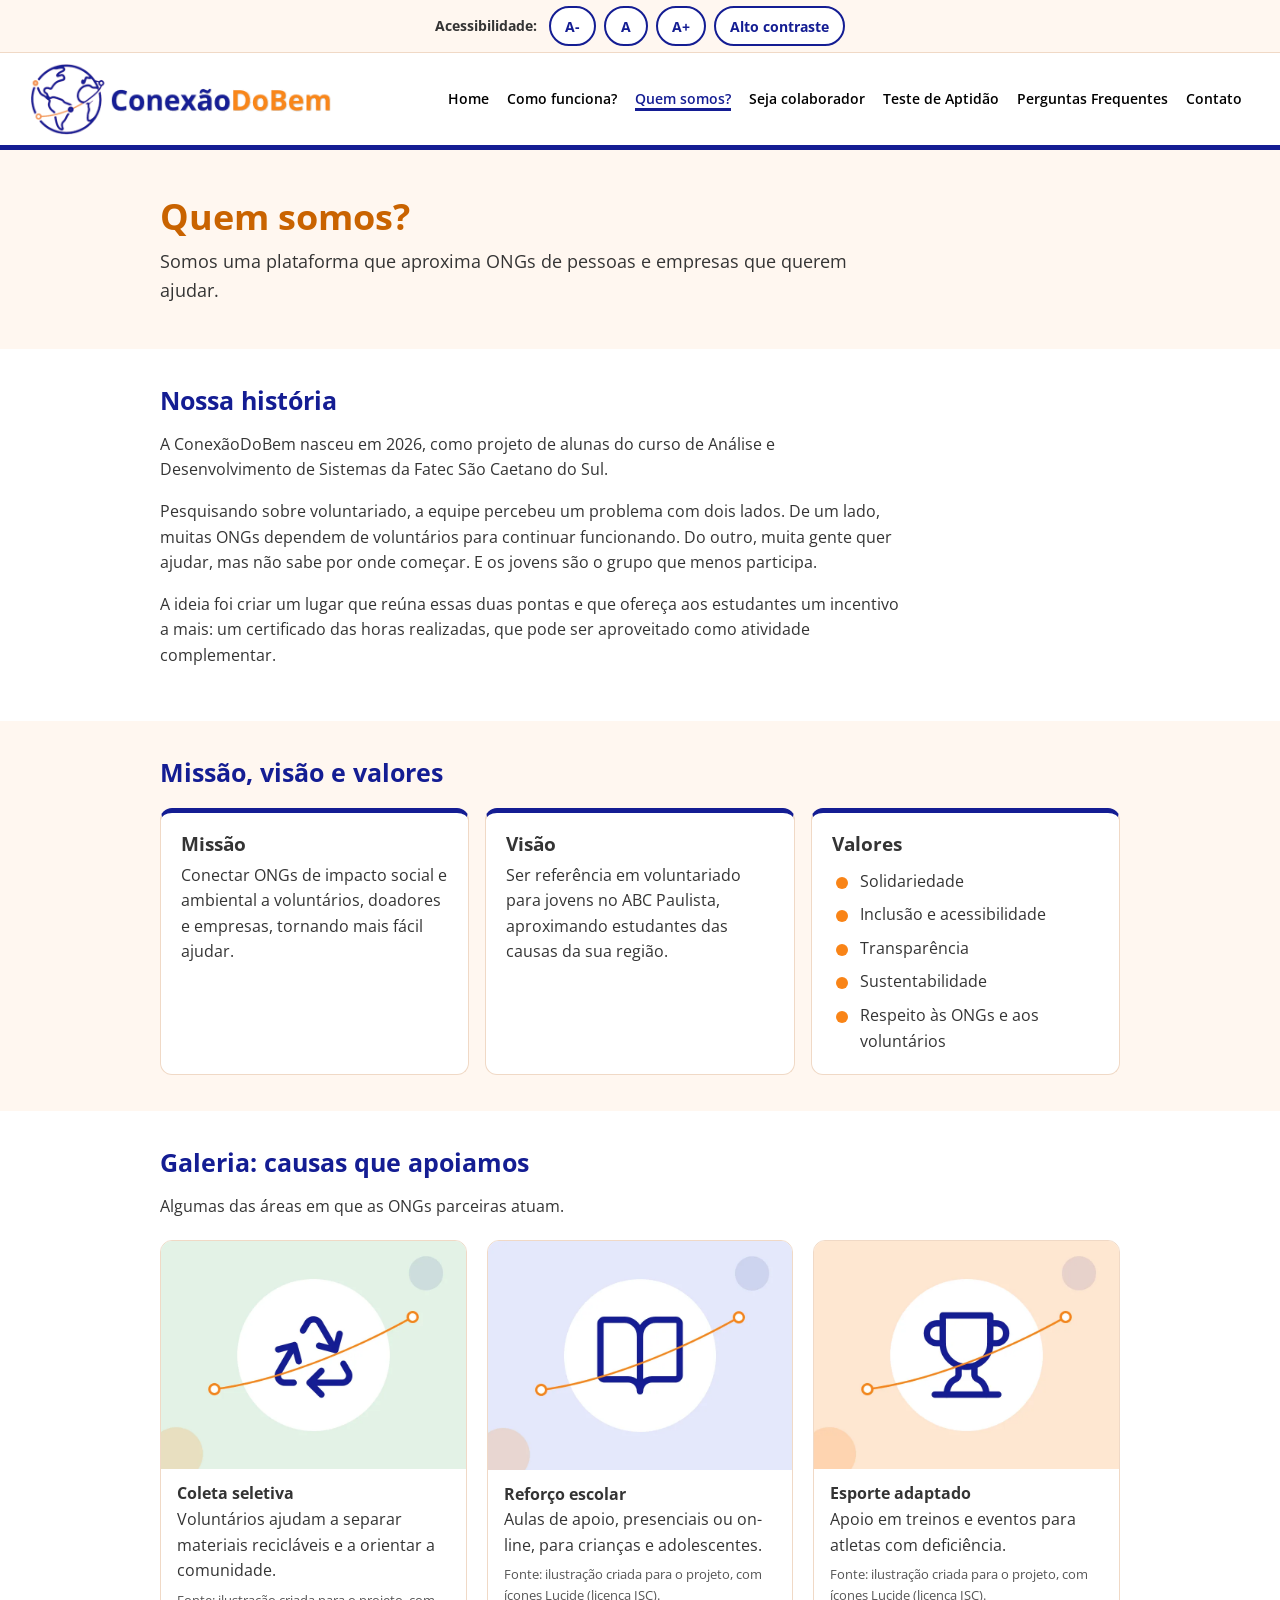
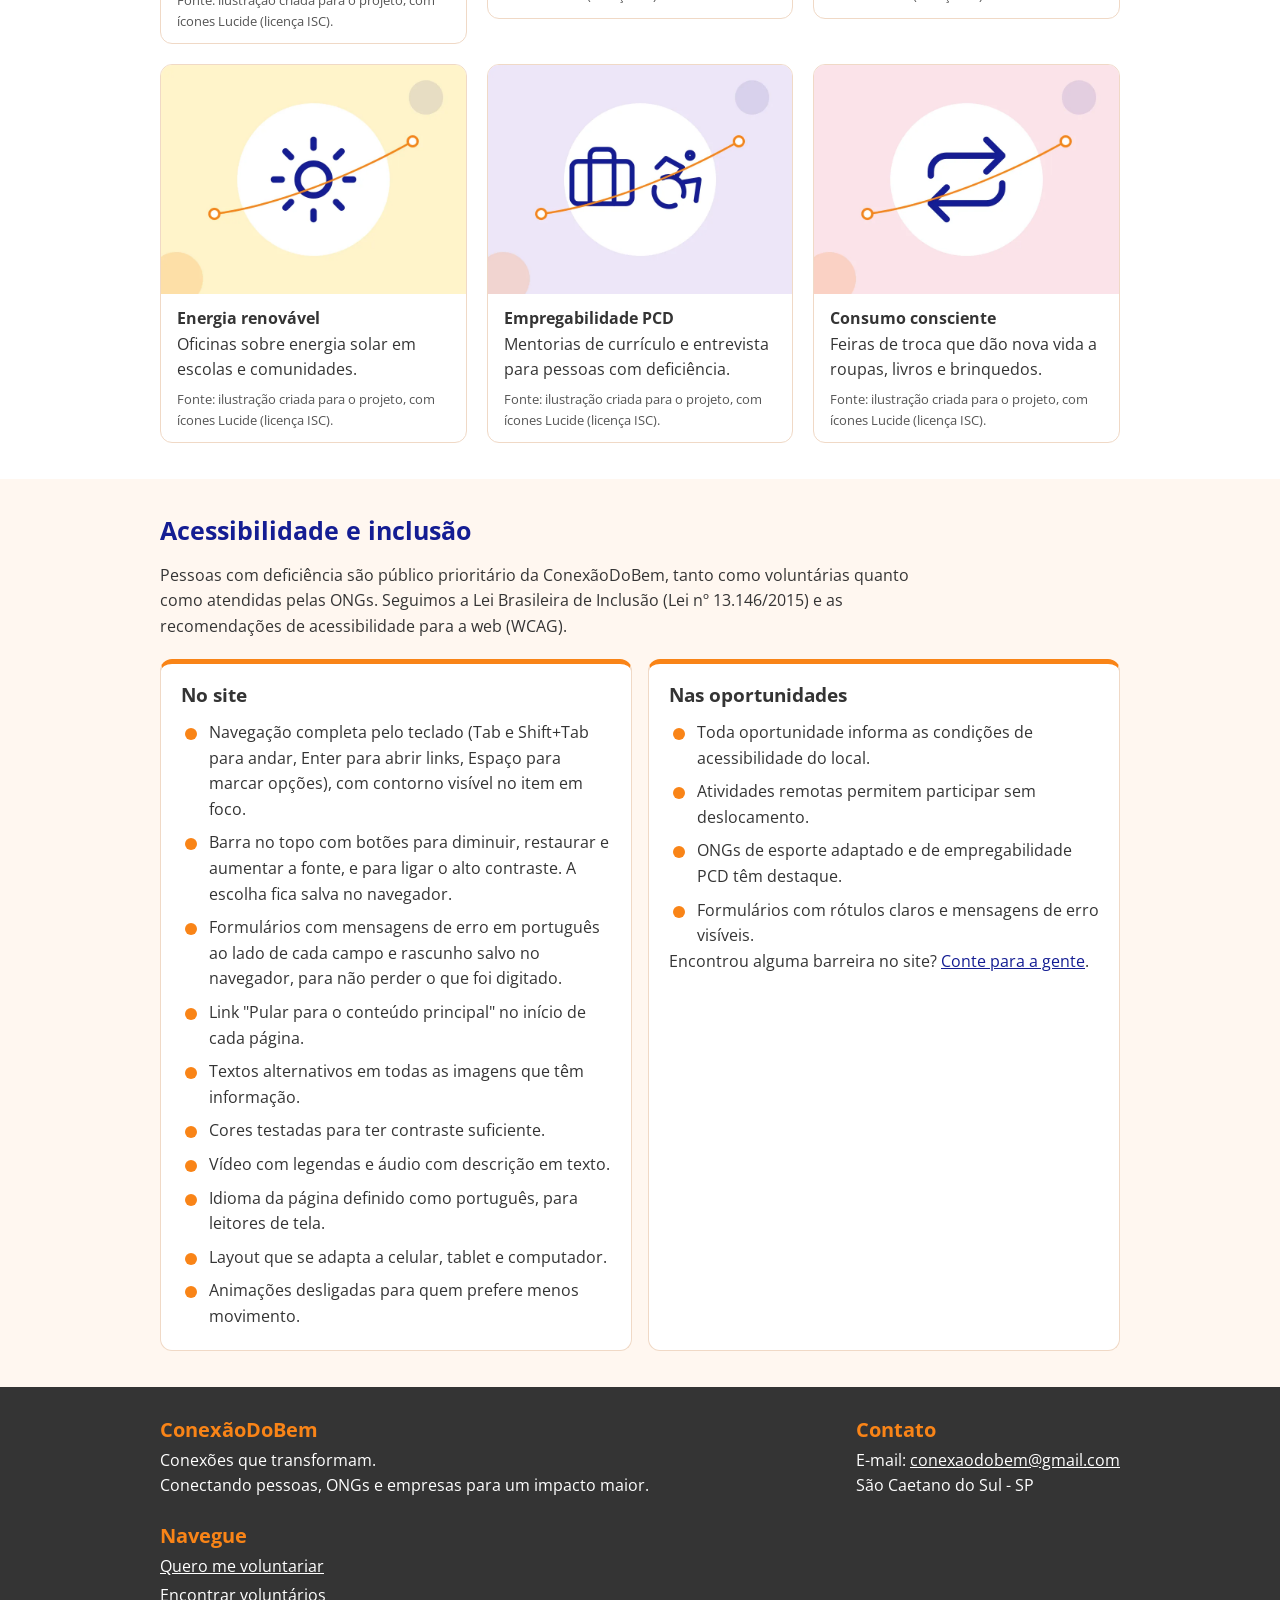
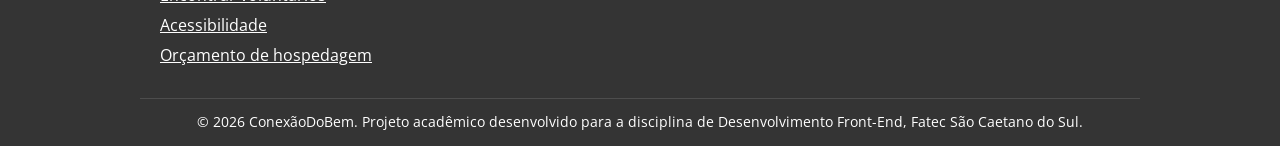
<file: quem_somos.html>
<!DOCTYPE html>
<html lang="pt-BR">
<head>
    <meta charset="UTF-8">
    <meta name="viewport" content="width=device-width, initial-scale=1.0">
    <meta name="description" content="Conheça a história, a missão, a visão e os valores da ConexãoDoBem, a galeria de causas apoiadas e as medidas de acessibilidade para pessoas com deficiência.">
    <title>ConexãoDoBem | Quem somos?</title>
    <link rel="icon" type="image/png" href="img/favicon.png">

    <link rel="preconnect" href="https://fonts.googleapis.com">
    <link rel="preconnect" href="https://fonts.gstatic.com" crossorigin>
    <link href="https://fonts.googleapis.com/css2?family=Open+Sans:wght@400;600;700&display=swap" rel="stylesheet">
    <link rel="stylesheet" href="css/style.css">
</head>
<body>
    <!-- Aparece ao apertar Tab: leva direto ao conteúdo -->
    <a class="pular_conteudo" href="#conteudo">Pular para o conteúdo principal</a>

    <header class="cabecalho">
        <div class="cabecalho_conteudo">
            <a href="index.html">
                <img src="img/logo.png" alt="ConexãoDoBem - página inicial" class="logo" width="336" height="80">
            </a>
            <nav aria-label="Menu principal">
                <ul class="menu">
                    <li><a href="index.html">Home</a></li>
                    <li><a href="como_funciona.html">Como funciona?</a></li>
                    <li><a href="quem_somos.html" aria-current="page">Quem somos?</a></li>
                    <li><a href="colaborador.html">Seja colaborador</a></li>
                    <li><a href="teste.html">Teste de Aptidão</a></li>
                    <li><a href="perguntas.html">Perguntas Frequentes</a></li>
                    <li><a href="contato.html">Contato</a></li>
                </ul>
            </nav>
        </div>
    </header>

    <main id="conteudo" tabindex="-1">
        <section class="topo_pagina" aria-labelledby="titulo_pagina">
            <div class="container">
                <h1 id="titulo_pagina">Quem somos?</h1>
                <p>Somos uma plataforma que aproxima ONGs de pessoas e empresas que querem ajudar.</p>
            </div>
        </section>

        <section class="secao" aria-labelledby="titulo_historia">
            <div class="container">
                <h2 id="titulo_historia">Nossa história</h2>
                <p>A ConexãoDoBem nasceu em 2026, como projeto de alunas do curso de Análise e Desenvolvimento de Sistemas da Fatec São Caetano do Sul.</p>
                <p>Pesquisando sobre voluntariado, a equipe percebeu um problema com dois lados. De um lado, muitas ONGs dependem de voluntários para continuar funcionando. Do outro, muita gente quer ajudar, mas não sabe por onde começar. E os jovens são o grupo que menos participa.</p>
                <p>A ideia foi criar um lugar que reúna essas duas pontas e que ofereça aos estudantes um incentivo a mais: um certificado das horas realizadas, que pode ser aproveitado como atividade complementar.</p>
            </div>
        </section>

        <section class="secao secao_alternada" aria-labelledby="titulo_proposito">
            <div class="container">
                <h2 id="titulo_proposito">Missão, visão e valores</h2>
                <ul class="cards">
                    <li class="card card_destaque">
                        <h3>Missão</h3>
                        <p>Conectar ONGs de impacto social e ambiental a voluntários, doadores e empresas, tornando mais fácil ajudar.</p>
                    </li>
                    <li class="card card_destaque">
                        <h3>Visão</h3>
                        <p>Ser referência em voluntariado para jovens no ABC Paulista, aproximando estudantes das causas da sua região.</p>
                    </li>
                    <li class="card card_destaque">
                        <h3>Valores</h3>
                        <ul class="lista_check">
                            <li>Solidariedade</li>
                            <li>Inclusão e acessibilidade</li>
                            <li>Transparência</li>
                            <li>Sustentabilidade</li>
                            <li>Respeito às ONGs e aos voluntários</li>
                        </ul>
                    </li>
                </ul>
            </div>
        </section>

        <section class="secao" aria-labelledby="titulo_galeria">
            <div class="container">
                <h2 id="titulo_galeria">Galeria: causas que apoiamos</h2>
                <p>Algumas das áreas em que as ONGs parceiras atuam.</p>
                <ul class="galeria">
                    <li>
                        <figure>
                            <img src="img/galeria/reciclagem.webp" alt="Ilustração de três setas formando o símbolo da reciclagem, sobre fundo verde-claro." width="800" height="600" loading="lazy">
                            <figcaption>
                                <strong>Coleta seletiva</strong>
                                Voluntários ajudam a separar materiais recicláveis e a orientar a comunidade.
                                <span class="fonte">Fonte: ilustração criada para o projeto, com ícones Lucide (licença ISC).</span>
                            </figcaption>
                        </figure>
                    </li>
                    <li>
                        <figure>
                            <img src="img/galeria/educacao.webp" alt="Ilustração de um livro aberto, sobre fundo azul-claro." width="800" height="600" loading="lazy">
                            <figcaption>
                                <strong>Reforço escolar</strong>
                                Aulas de apoio, presenciais ou on-line, para crianças e adolescentes.
                                <span class="fonte">Fonte: ilustração criada para o projeto, com ícones Lucide (licença ISC).</span>
                            </figcaption>
                        </figure>
                    </li>
                    <li>
                        <figure>
                            <img src="img/galeria/esporte-adaptado.webp" alt="Ilustração de um troféu, sobre fundo laranja-claro." width="800" height="600" loading="lazy">
                            <figcaption>
                                <strong>Esporte adaptado</strong>
                                Apoio em treinos e eventos para atletas com deficiência.
                                <span class="fonte">Fonte: ilustração criada para o projeto, com ícones Lucide (licença ISC).</span>
                            </figcaption>
                        </figure>
                    </li>
                    <li>
                        <figure>
                            <img src="img/galeria/energia-solar.webp" alt="Ilustração de um sol, sobre fundo amarelo-claro." width="800" height="600" loading="lazy">
                            <figcaption>
                                <strong>Energia renovável</strong>
                                Oficinas sobre energia solar em escolas e comunidades.
                                <span class="fonte">Fonte: ilustração criada para o projeto, com ícones Lucide (licença ISC).</span>
                            </figcaption>
                        </figure>
                    </li>
                    <li>
                        <figure>
                            <img src="img/galeria/empregabilidade-pcd.webp" alt="Ilustração de uma maleta de trabalho ao lado do símbolo de acessibilidade, sobre fundo lilás-claro." width="800" height="600" loading="lazy">
                            <figcaption>
                                <strong>Empregabilidade PCD</strong>
                                Mentorias de currículo e entrevista para pessoas com deficiência.
                                <span class="fonte">Fonte: ilustração criada para o projeto, com ícones Lucide (licença ISC).</span>
                            </figcaption>
                        </figure>
                    </li>
                    <li>
                        <figure>
                            <img src="img/galeria/feira-de-trocas.webp" alt="Ilustração de duas setas circulares de troca, sobre fundo rosa-claro." width="800" height="600" loading="lazy">
                            <figcaption>
                                <strong>Consumo consciente</strong>
                                Feiras de troca que dão nova vida a roupas, livros e brinquedos.
                                <span class="fonte">Fonte: ilustração criada para o projeto, com ícones Lucide (licença ISC).</span>
                            </figcaption>
                        </figure>
                    </li>
                </ul>
            </div>
        </section>

        <section class="secao secao_alternada" id="acessibilidade" aria-labelledby="titulo_acessibilidade">
            <div class="container">
                <h2 id="titulo_acessibilidade">Acessibilidade e inclusão</h2>
                <p>Pessoas com deficiência são público prioritário da ConexãoDoBem, tanto como voluntárias quanto como atendidas pelas ONGs. Seguimos a Lei Brasileira de Inclusão (Lei nº 13.146/2015) e as recomendações de acessibilidade para a web (WCAG).</p>
                <ul class="cards cards_duas_colunas">
                    <li class="card">
                        <h3>No site</h3>
                        <ul class="lista_check">
                            <li>Navegação completa pelo teclado (Tab e Shift+Tab para andar, Enter para abrir links, Espaço para marcar opções), com contorno visível no item em foco.</li>
                            <li>Barra no topo com botões para diminuir, restaurar e aumentar a fonte, e para ligar o alto contraste. A escolha fica salva no navegador.</li>
                            <li>Formulários com mensagens de erro em português ao lado de cada campo e rascunho salvo no navegador, para não perder o que foi digitado.</li>
                            <li>Link "Pular para o conteúdo principal" no início de cada página.</li>
                            <li>Textos alternativos em todas as imagens que têm informação.</li>
                            <li>Cores testadas para ter contraste suficiente.</li>
                            <li>Vídeo com legendas e áudio com descrição em texto.</li>
                            <li>Idioma da página definido como português, para leitores de tela.</li>
                            <li>Layout que se adapta a celular, tablet e computador.</li>
                            <li>Animações desligadas para quem prefere menos movimento.</li>
                        </ul>
                    </li>
                    <li class="card">
                        <h3>Nas oportunidades</h3>
                        <ul class="lista_check">
                            <li>Toda oportunidade informa as condições de acessibilidade do local.</li>
                            <li>Atividades remotas permitem participar sem deslocamento.</li>
                            <li>ONGs de esporte adaptado e de empregabilidade PCD têm destaque.</li>
                            <li>Formulários com rótulos claros e mensagens de erro visíveis.</li>
                        </ul>
                        <p>Encontrou alguma barreira no site? <a href="contato.html">Conte para a gente</a>.</p>
                    </li>
                </ul>
            </div>
        </section>
    </main>

    <footer class="rodape">
        <div class="container rodape_conteudo">
            <div>
                <h2 class="rodape_titulo">ConexãoDoBem</h2>
                <p>Conexões que transformam.</p>
                <p>Conectando pessoas, ONGs e empresas para um impacto maior.</p>
            </div>
            <div>
                <h2 class="rodape_titulo">Contato</h2>
                <address>
                    <p>E-mail: <a href="mailto:conexaodobem@gmail.com">conexaodobem@gmail.com</a></p>
                    <p>São Caetano do Sul - SP</p>
                </address>
            </div>
            <nav aria-label="Links do rodapé">
                <h2 class="rodape_titulo">Navegue</h2>
                <ul class="rodape_links">
                    <li><a href="voluntariar.html">Quero me voluntariar</a></li>
                    <li><a href="encontrar.html">Encontrar voluntários</a></li>
                    <li><a href="quem_somos.html#acessibilidade">Acessibilidade</a></li>
                    <li><a href="orcamento_hospedagem.html">Orçamento de hospedagem</a></li>
                </ul>
            </nav>
        </div>
        <p class="creditos">© 2026 ConexãoDoBem. Projeto acadêmico desenvolvido para a disciplina de Desenvolvimento Front-End, Fatec São Caetano do Sul.</p>
    </footer>
    <script src="js/acessibilidade.js"></script>
</body>
</html>
</file>
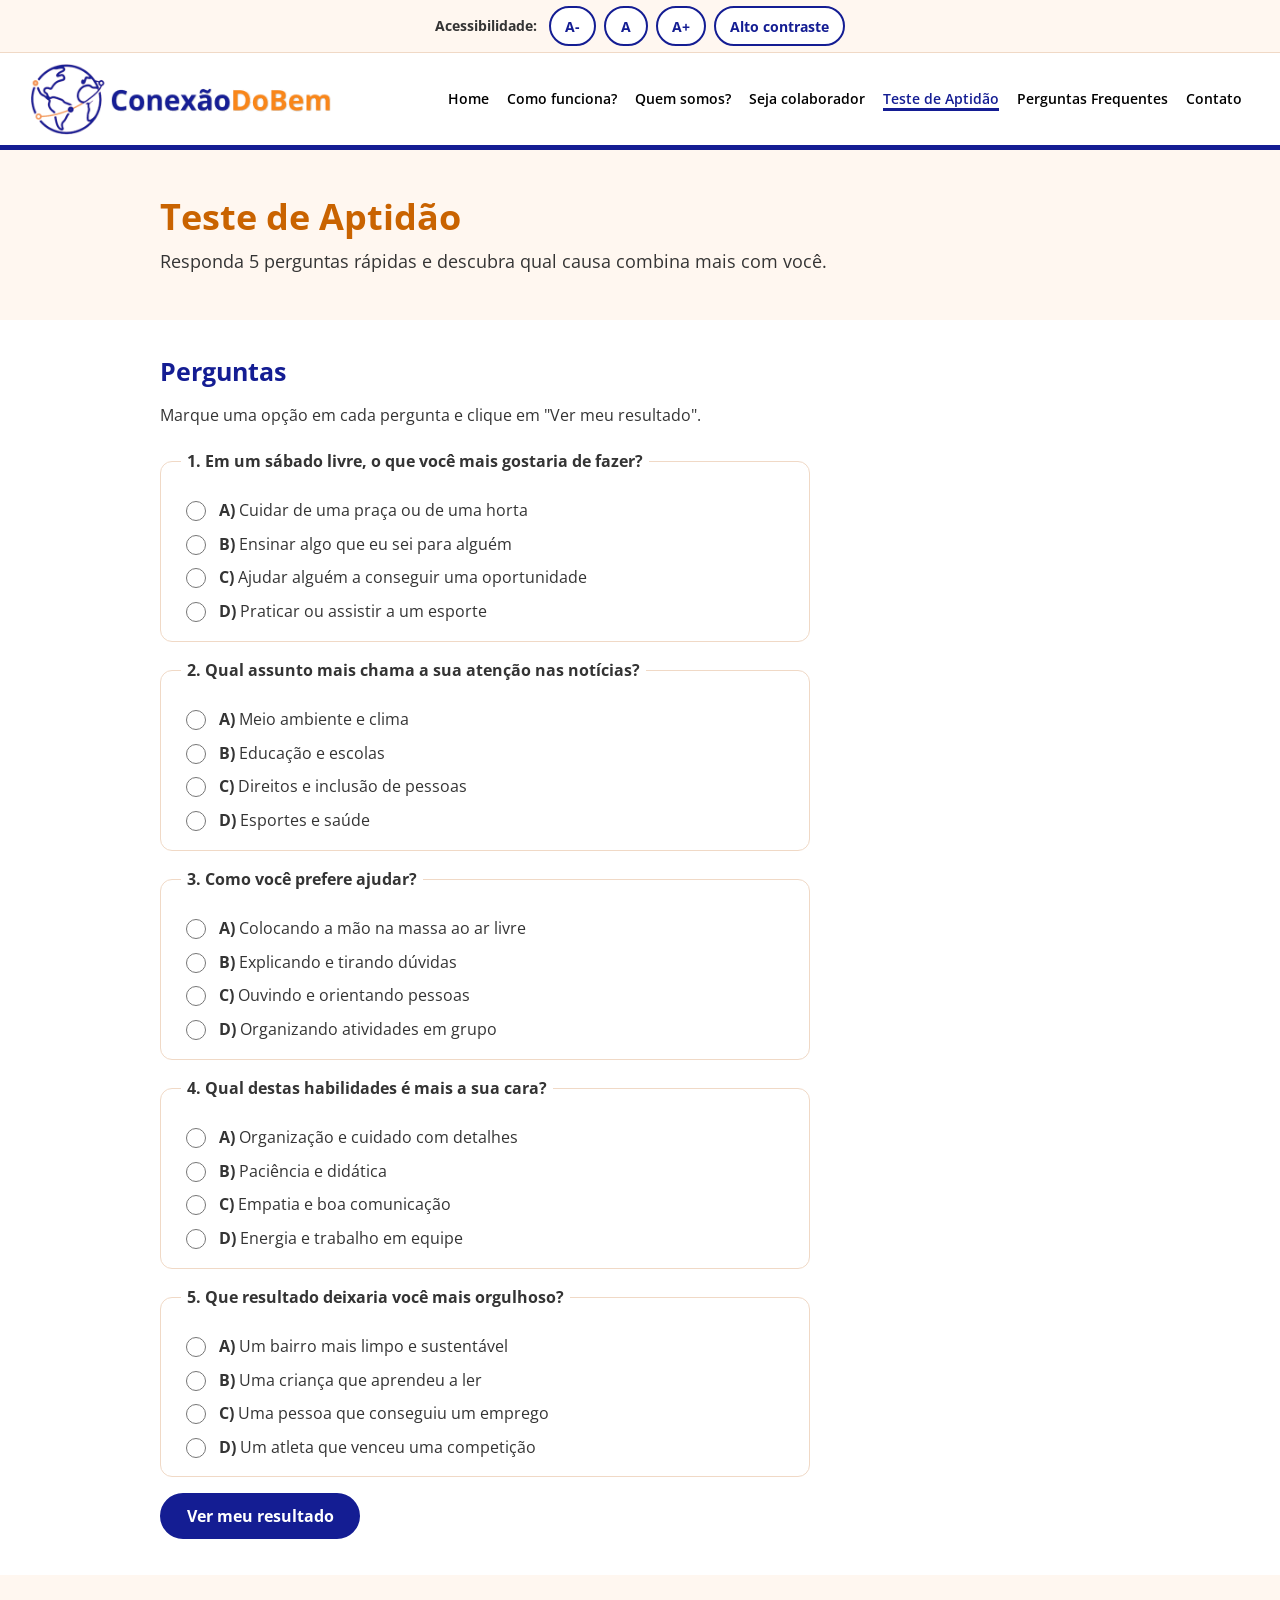
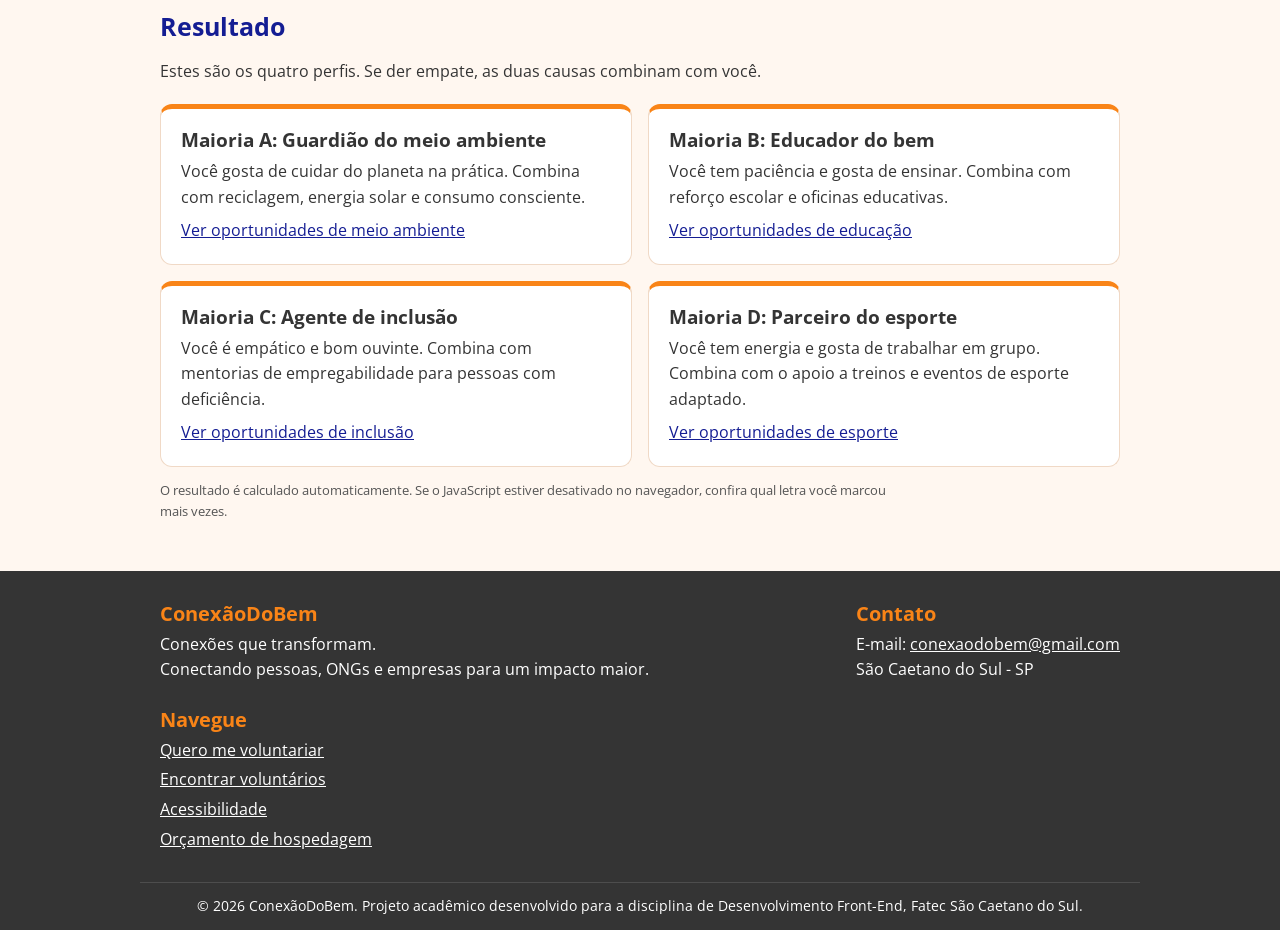
<file: teste.html>
<!DOCTYPE html>
<html lang="pt-BR">
<head>
    <meta charset="UTF-8">
    <meta name="viewport" content="width=device-width, initial-scale=1.0">
    <meta name="description" content="Responda 5 perguntas rápidas e descubra qual causa de voluntariado combina com você: meio ambiente, educação, inclusão ou esporte adaptado.">
    <title>ConexãoDoBem | Teste de Aptidão</title>
    <link rel="icon" type="image/png" href="img/favicon.png">

    <link rel="preconnect" href="https://fonts.googleapis.com">
    <link rel="preconnect" href="https://fonts.gstatic.com" crossorigin>
    <link href="https://fonts.googleapis.com/css2?family=Open+Sans:wght@400;600;700&display=swap" rel="stylesheet">
    <link rel="stylesheet" href="css/style.css">

    <!-- JavaScript só desta página: calcula o resultado do teste -->
    <script src="js/teste.js" defer></script>
</head>
<body>
    <!-- Aparece ao apertar Tab: leva direto ao conteúdo -->
    <a class="pular_conteudo" href="#conteudo">Pular para o conteúdo principal</a>

    <header class="cabecalho">
        <div class="cabecalho_conteudo">
            <a href="index.html">
                <img src="img/logo.png" alt="ConexãoDoBem - página inicial" class="logo" width="336" height="80">
            </a>
            <nav aria-label="Menu principal">
                <ul class="menu">
                    <li><a href="index.html">Home</a></li>
                    <li><a href="como_funciona.html">Como funciona?</a></li>
                    <li><a href="quem_somos.html">Quem somos?</a></li>
                    <li><a href="colaborador.html">Seja colaborador</a></li>
                    <li><a href="teste.html" aria-current="page">Teste de Aptidão</a></li>
                    <li><a href="perguntas.html">Perguntas Frequentes</a></li>
                    <li><a href="contato.html">Contato</a></li>
                </ul>
            </nav>
        </div>
    </header>

    <main id="conteudo" tabindex="-1">
        <section class="topo_pagina" aria-labelledby="titulo_pagina">
            <div class="container">
                <h1 id="titulo_pagina">Teste de Aptidão</h1>
                <p>Responda 5 perguntas rápidas e descubra qual causa combina mais com você.</p>
            </div>
        </section>

        <section class="secao" aria-labelledby="titulo_perguntas_teste">
            <div class="container">
                <h2 id="titulo_perguntas_teste">Perguntas</h2>
                <p>Marque uma opção em cada pergunta e clique em "Ver meu resultado".</p>
                <form class="formulario" id="form_teste" action="teste.html#resultados" method="get">
                    <fieldset class="pergunta_teste">
                        <legend>1. Em um sábado livre, o que você mais gostaria de fazer?</legend>
                        <div class="opcao">
                            <input type="radio" id="p1a" name="pergunta1" value="A" required>
                            <label for="p1a"><strong>A)</strong> Cuidar de uma praça ou de uma horta</label>
                        </div>
                        <div class="opcao">
                            <input type="radio" id="p1b" name="pergunta1" value="B">
                            <label for="p1b"><strong>B)</strong> Ensinar algo que eu sei para alguém</label>
                        </div>
                        <div class="opcao">
                            <input type="radio" id="p1c" name="pergunta1" value="C">
                            <label for="p1c"><strong>C)</strong> Ajudar alguém a conseguir uma oportunidade</label>
                        </div>
                        <div class="opcao">
                            <input type="radio" id="p1d" name="pergunta1" value="D">
                            <label for="p1d"><strong>D)</strong> Praticar ou assistir a um esporte</label>
                        </div>
                    </fieldset>
                    <fieldset class="pergunta_teste">
                        <legend>2. Qual assunto mais chama a sua atenção nas notícias?</legend>
                        <div class="opcao">
                            <input type="radio" id="p2a" name="pergunta2" value="A" required>
                            <label for="p2a"><strong>A)</strong> Meio ambiente e clima</label>
                        </div>
                        <div class="opcao">
                            <input type="radio" id="p2b" name="pergunta2" value="B">
                            <label for="p2b"><strong>B)</strong> Educação e escolas</label>
                        </div>
                        <div class="opcao">
                            <input type="radio" id="p2c" name="pergunta2" value="C">
                            <label for="p2c"><strong>C)</strong> Direitos e inclusão de pessoas</label>
                        </div>
                        <div class="opcao">
                            <input type="radio" id="p2d" name="pergunta2" value="D">
                            <label for="p2d"><strong>D)</strong> Esportes e saúde</label>
                        </div>
                    </fieldset>
                    <fieldset class="pergunta_teste">
                        <legend>3. Como você prefere ajudar?</legend>
                        <div class="opcao">
                            <input type="radio" id="p3a" name="pergunta3" value="A" required>
                            <label for="p3a"><strong>A)</strong> Colocando a mão na massa ao ar livre</label>
                        </div>
                        <div class="opcao">
                            <input type="radio" id="p3b" name="pergunta3" value="B">
                            <label for="p3b"><strong>B)</strong> Explicando e tirando dúvidas</label>
                        </div>
                        <div class="opcao">
                            <input type="radio" id="p3c" name="pergunta3" value="C">
                            <label for="p3c"><strong>C)</strong> Ouvindo e orientando pessoas</label>
                        </div>
                        <div class="opcao">
                            <input type="radio" id="p3d" name="pergunta3" value="D">
                            <label for="p3d"><strong>D)</strong> Organizando atividades em grupo</label>
                        </div>
                    </fieldset>
                    <fieldset class="pergunta_teste">
                        <legend>4. Qual destas habilidades é mais a sua cara?</legend>
                        <div class="opcao">
                            <input type="radio" id="p4a" name="pergunta4" value="A" required>
                            <label for="p4a"><strong>A)</strong> Organização e cuidado com detalhes</label>
                        </div>
                        <div class="opcao">
                            <input type="radio" id="p4b" name="pergunta4" value="B">
                            <label for="p4b"><strong>B)</strong> Paciência e didática</label>
                        </div>
                        <div class="opcao">
                            <input type="radio" id="p4c" name="pergunta4" value="C">
                            <label for="p4c"><strong>C)</strong> Empatia e boa comunicação</label>
                        </div>
                        <div class="opcao">
                            <input type="radio" id="p4d" name="pergunta4" value="D">
                            <label for="p4d"><strong>D)</strong> Energia e trabalho em equipe</label>
                        </div>
                    </fieldset>
                    <fieldset class="pergunta_teste">
                        <legend>5. Que resultado deixaria você mais orgulhoso?</legend>
                        <div class="opcao">
                            <input type="radio" id="p5a" name="pergunta5" value="A" required>
                            <label for="p5a"><strong>A)</strong> Um bairro mais limpo e sustentável</label>
                        </div>
                        <div class="opcao">
                            <input type="radio" id="p5b" name="pergunta5" value="B">
                            <label for="p5b"><strong>B)</strong> Uma criança que aprendeu a ler</label>
                        </div>
                        <div class="opcao">
                            <input type="radio" id="p5c" name="pergunta5" value="C">
                            <label for="p5c"><strong>C)</strong> Uma pessoa que conseguiu um emprego</label>
                        </div>
                        <div class="opcao">
                            <input type="radio" id="p5d" name="pergunta5" value="D">
                            <label for="p5d"><strong>D)</strong> Um atleta que venceu uma competição</label>
                        </div>
                    </fieldset>
                    <div>
                        <button type="submit" class="botao">Ver meu resultado</button>
                    </div>
                </form>
            </div>
        </section>

        <section class="secao secao_alternada" id="resultados" aria-labelledby="titulo_resultados">
            <div class="container">
                <h2 id="titulo_resultados">Resultado</h2>
                <!-- O JavaScript escreve o resultado aqui; aria-live faz o leitor de tela anunciar -->
                <p class="resultado_automatico" id="resultado_automatico" tabindex="-1" aria-live="polite" hidden></p>
                <p>Estes são os quatro perfis. Se der empate, as duas causas combinam com você.</p>
                <ul class="cards cards_duas_colunas">
                    <li class="card" id="perfil_A">
                        <h3>Maioria A: Guardião do meio ambiente</h3>
                        <p>Você gosta de cuidar do planeta na prática. Combina com reciclagem, energia solar e consumo consciente.</p>
                        <a href="voluntariar.html">Ver oportunidades de meio ambiente</a>
                    </li>
                    <li class="card" id="perfil_B">
                        <h3>Maioria B: Educador do bem</h3>
                        <p>Você tem paciência e gosta de ensinar. Combina com reforço escolar e oficinas educativas.</p>
                        <a href="voluntariar.html">Ver oportunidades de educação</a>
                    </li>
                    <li class="card" id="perfil_C">
                        <h3>Maioria C: Agente de inclusão</h3>
                        <p>Você é empático e bom ouvinte. Combina com mentorias de empregabilidade para pessoas com deficiência.</p>
                        <a href="voluntariar.html">Ver oportunidades de inclusão</a>
                    </li>
                    <li class="card" id="perfil_D">
                        <h3>Maioria D: Parceiro do esporte</h3>
                        <p>Você tem energia e gosta de trabalhar em grupo. Combina com o apoio a treinos e eventos de esporte adaptado.</p>
                        <a href="voluntariar.html">Ver oportunidades de esporte</a>
                    </li>
                </ul>
                <p class="fonte">O resultado é calculado automaticamente. Se o JavaScript estiver desativado no navegador, confira qual letra você marcou mais vezes.</p>
            </div>
        </section>
    </main>

    <footer class="rodape">
        <div class="container rodape_conteudo">
            <div>
                <h2 class="rodape_titulo">ConexãoDoBem</h2>
                <p>Conexões que transformam.</p>
                <p>Conectando pessoas, ONGs e empresas para um impacto maior.</p>
            </div>
            <div>
                <h2 class="rodape_titulo">Contato</h2>
                <address>
                    <p>E-mail: <a href="mailto:conexaodobem@gmail.com">conexaodobem@gmail.com</a></p>
                    <p>São Caetano do Sul - SP</p>
                </address>
            </div>
            <nav aria-label="Links do rodapé">
                <h2 class="rodape_titulo">Navegue</h2>
                <ul class="rodape_links">
                    <li><a href="voluntariar.html">Quero me voluntariar</a></li>
                    <li><a href="encontrar.html">Encontrar voluntários</a></li>
                    <li><a href="quem_somos.html#acessibilidade">Acessibilidade</a></li>
                    <li><a href="orcamento_hospedagem.html">Orçamento de hospedagem</a></li>
                </ul>
            </nav>
        </div>
        <p class="creditos">© 2026 ConexãoDoBem. Projeto acadêmico desenvolvido para a disciplina de Desenvolvimento Front-End, Fatec São Caetano do Sul.</p>
    </footer>
    <script src="js/acessibilidade.js"></script>
</body>
</html>
</file>
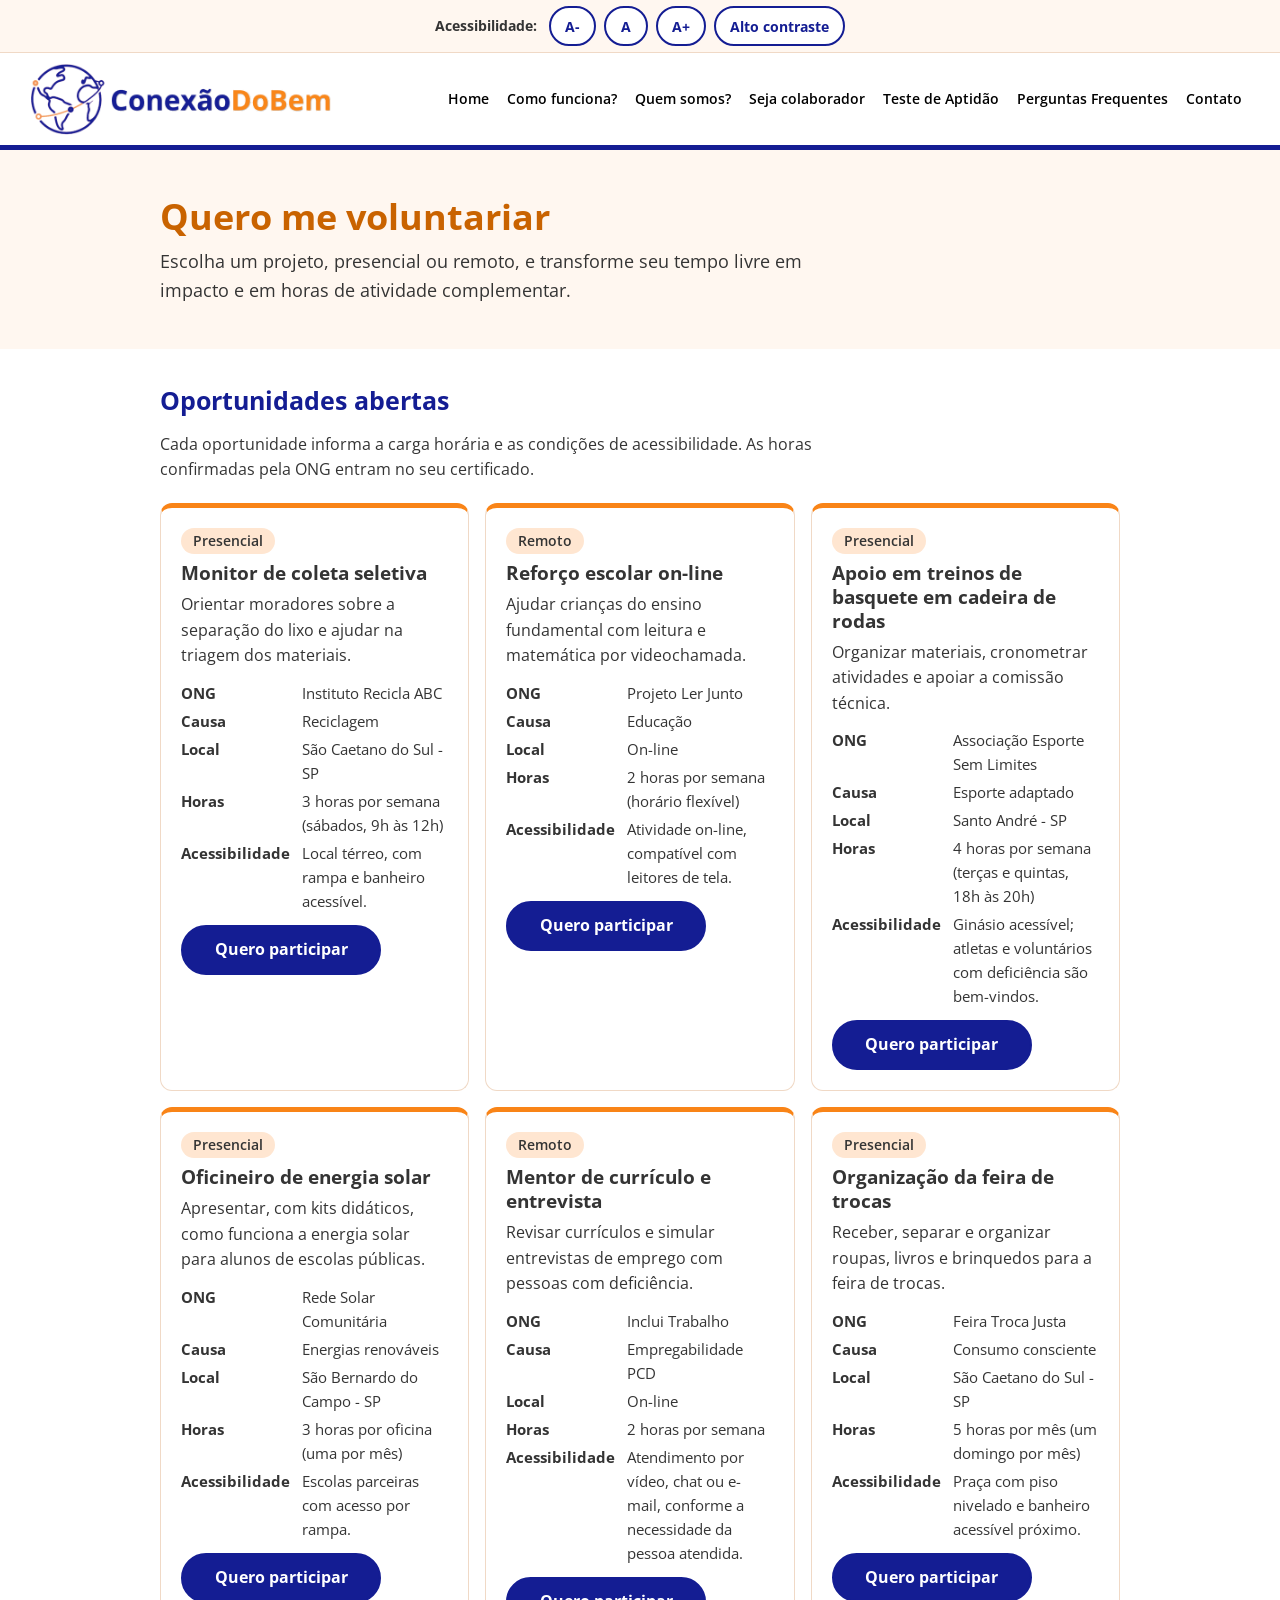
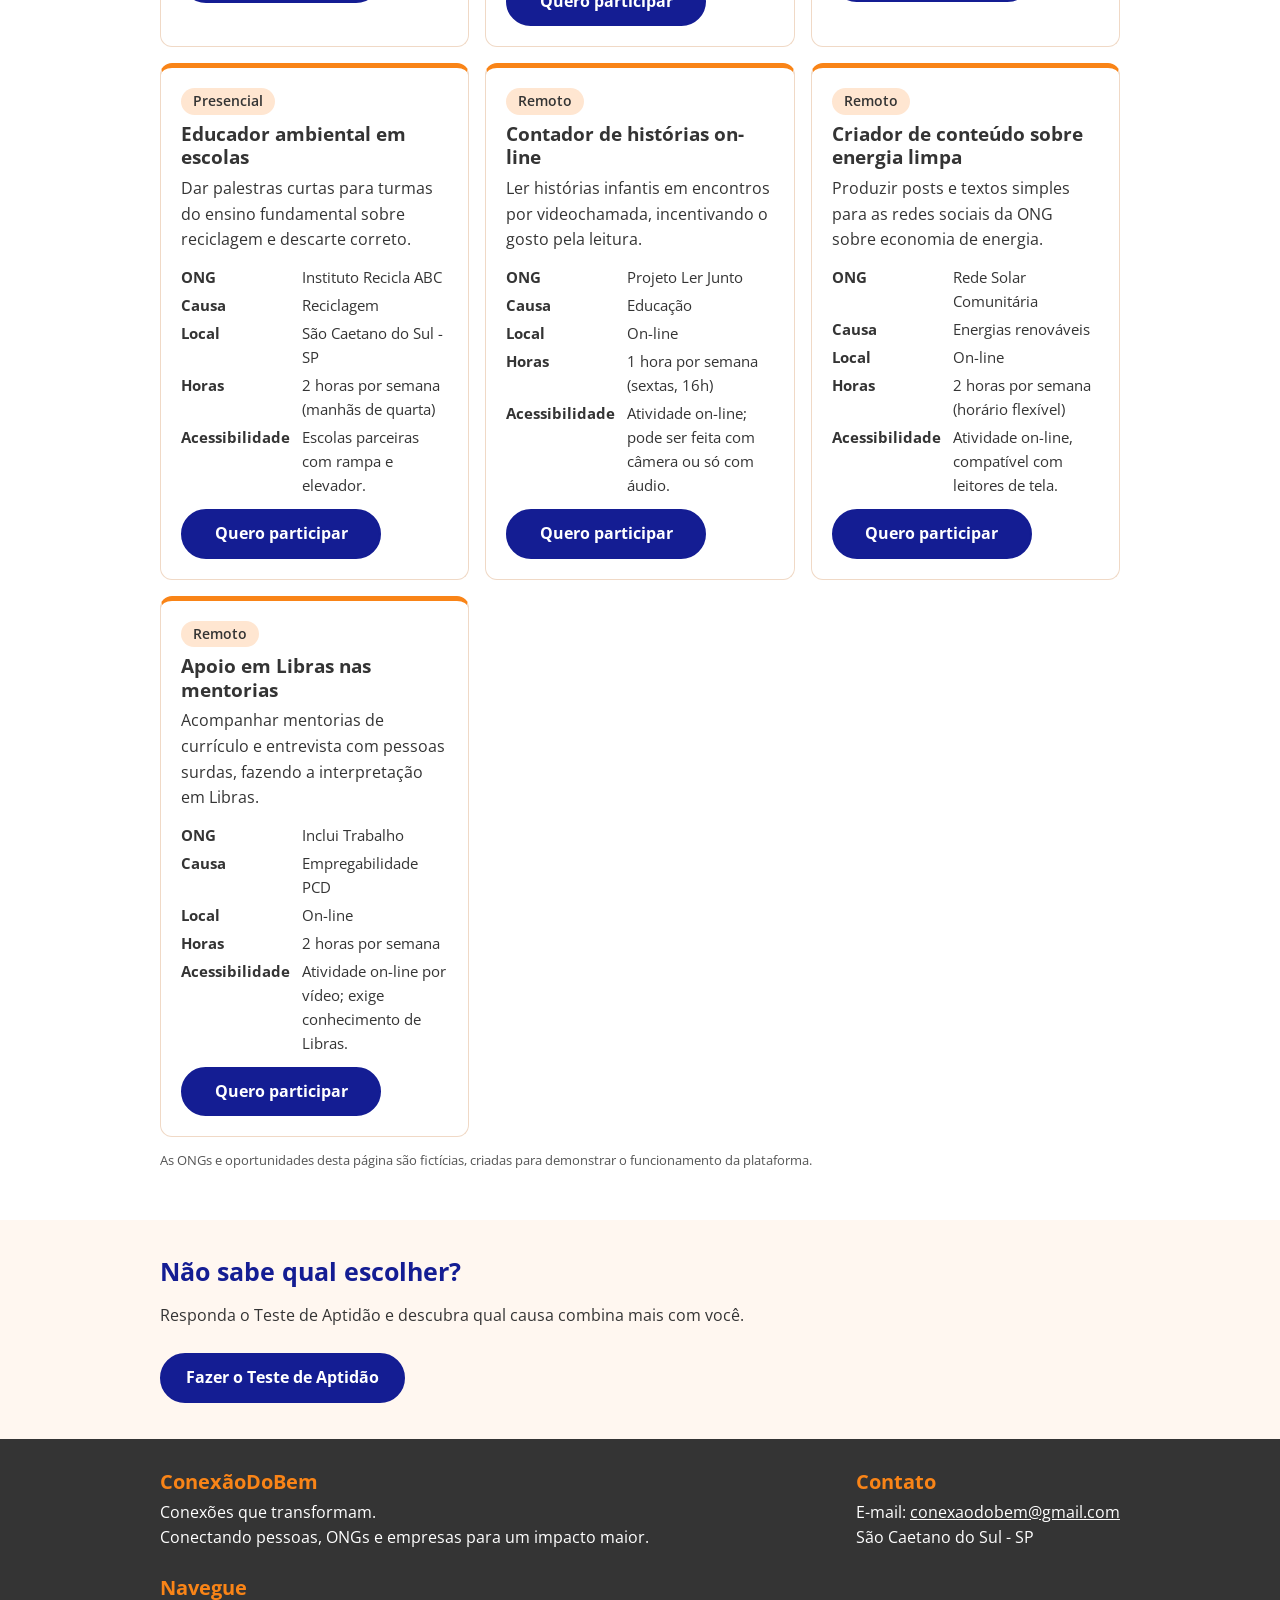
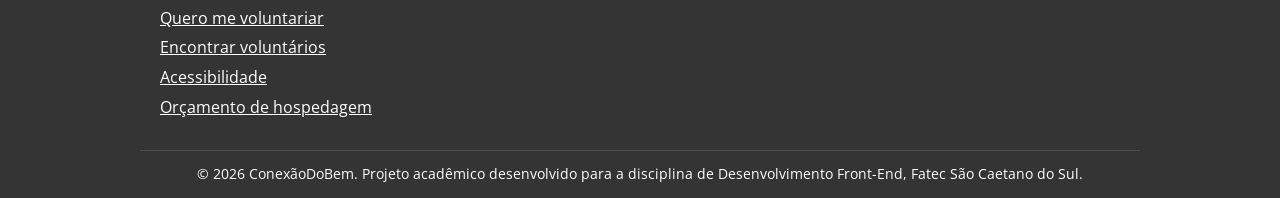
<file: voluntariar.html>
<!DOCTYPE html>
<html lang="pt-BR">
<head>
    <meta charset="UTF-8">
    <meta name="viewport" content="width=device-width, initial-scale=1.0">
    <meta name="description" content="Oportunidades de trabalho voluntário presenciais e remotas em ONGs de reciclagem, educação, esporte adaptado, energia solar, empregabilidade PCD e consumo consciente.">
    <title>ConexãoDoBem | Quero me voluntariar</title>
    <link rel="icon" type="image/png" href="img/favicon.png">

    <link rel="preconnect" href="https://fonts.googleapis.com">
    <link rel="preconnect" href="https://fonts.gstatic.com" crossorigin>
    <link href="https://fonts.googleapis.com/css2?family=Open+Sans:wght@400;600;700&display=swap" rel="stylesheet">
    <link rel="stylesheet" href="css/style.css">
</head>
<body>
    <!-- Aparece ao apertar Tab: leva direto ao conteúdo -->
    <a class="pular_conteudo" href="#conteudo">Pular para o conteúdo principal</a>

    <header class="cabecalho">
        <div class="cabecalho_conteudo">
            <a href="index.html">
                <img src="img/logo.png" alt="ConexãoDoBem - página inicial" class="logo" width="336" height="80">
            </a>
            <nav aria-label="Menu principal">
                <ul class="menu">
                    <li><a href="index.html">Home</a></li>
                    <li><a href="como_funciona.html">Como funciona?</a></li>
                    <li><a href="quem_somos.html">Quem somos?</a></li>
                    <li><a href="colaborador.html">Seja colaborador</a></li>
                    <li><a href="teste.html">Teste de Aptidão</a></li>
                    <li><a href="perguntas.html">Perguntas Frequentes</a></li>
                    <li><a href="contato.html">Contato</a></li>
                </ul>
            </nav>
        </div>
    </header>

    <main id="conteudo" tabindex="-1">
        <section class="topo_pagina" aria-labelledby="titulo_pagina">
            <div class="container">
                <h1 id="titulo_pagina">Quero me voluntariar</h1>
                <p>Escolha um projeto, presencial ou remoto, e transforme seu tempo livre em impacto e em horas de atividade complementar.</p>
            </div>
        </section>

        <section class="secao" aria-labelledby="titulo_oportunidades">
            <div class="container">
                <h2 id="titulo_oportunidades">Oportunidades abertas</h2>
                <p>Cada oportunidade informa a carga horária e as condições de acessibilidade. As horas confirmadas pela ONG entram no seu certificado.</p>
                <ul class="cards">
                    <li class="card">
                        <article>
                            <p><span class="etiqueta">Presencial</span></p>
                            <h3>Monitor de coleta seletiva</h3>
                            <p>Orientar moradores sobre a separação do lixo e ajudar na triagem dos materiais.</p>
                            <dl class="detalhes">
                                <dt>ONG</dt>
                                <dd>Instituto Recicla ABC</dd>
                                <dt>Causa</dt>
                                <dd>Reciclagem</dd>
                                <dt>Local</dt>
                                <dd>São Caetano do Sul - SP</dd>
                                <dt>Horas</dt>
                                <dd>3 horas por semana (sábados, 9h às 12h)</dd>
                                <dt>Acessibilidade</dt>
                                <dd>Local térreo, com rampa e banheiro acessível.</dd>
                            </dl>
                            <a href="contato.html" class="botao" aria-label="Quero participar: Monitor de coleta seletiva">Quero participar</a>
                        </article>
                    </li>
                    <li class="card">
                        <article>
                            <p><span class="etiqueta">Remoto</span></p>
                            <h3>Reforço escolar on-line</h3>
                            <p>Ajudar crianças do ensino fundamental com leitura e matemática por videochamada.</p>
                            <dl class="detalhes">
                                <dt>ONG</dt>
                                <dd>Projeto Ler Junto</dd>
                                <dt>Causa</dt>
                                <dd>Educação</dd>
                                <dt>Local</dt>
                                <dd>On-line</dd>
                                <dt>Horas</dt>
                                <dd>2 horas por semana (horário flexível)</dd>
                                <dt>Acessibilidade</dt>
                                <dd>Atividade on-line, compatível com leitores de tela.</dd>
                            </dl>
                            <a href="contato.html" class="botao" aria-label="Quero participar: Reforço escolar on-line">Quero participar</a>
                        </article>
                    </li>
                    <li class="card">
                        <article>
                            <p><span class="etiqueta">Presencial</span></p>
                            <h3>Apoio em treinos de basquete em cadeira de rodas</h3>
                            <p>Organizar materiais, cronometrar atividades e apoiar a comissão técnica.</p>
                            <dl class="detalhes">
                                <dt>ONG</dt>
                                <dd>Associação Esporte Sem Limites</dd>
                                <dt>Causa</dt>
                                <dd>Esporte adaptado</dd>
                                <dt>Local</dt>
                                <dd>Santo André - SP</dd>
                                <dt>Horas</dt>
                                <dd>4 horas por semana (terças e quintas, 18h às 20h)</dd>
                                <dt>Acessibilidade</dt>
                                <dd>Ginásio acessível; atletas e voluntários com deficiência são bem-vindos.</dd>
                            </dl>
                            <a href="contato.html" class="botao" aria-label="Quero participar: Apoio em treinos de basquete em cadeira de rodas">Quero participar</a>
                        </article>
                    </li>
                    <li class="card">
                        <article>
                            <p><span class="etiqueta">Presencial</span></p>
                            <h3>Oficineiro de energia solar</h3>
                            <p>Apresentar, com kits didáticos, como funciona a energia solar para alunos de escolas públicas.</p>
                            <dl class="detalhes">
                                <dt>ONG</dt>
                                <dd>Rede Solar Comunitária</dd>
                                <dt>Causa</dt>
                                <dd>Energias renováveis</dd>
                                <dt>Local</dt>
                                <dd>São Bernardo do Campo - SP</dd>
                                <dt>Horas</dt>
                                <dd>3 horas por oficina (uma por mês)</dd>
                                <dt>Acessibilidade</dt>
                                <dd>Escolas parceiras com acesso por rampa.</dd>
                            </dl>
                            <a href="contato.html" class="botao" aria-label="Quero participar: Oficineiro de energia solar">Quero participar</a>
                        </article>
                    </li>
                    <li class="card">
                        <article>
                            <p><span class="etiqueta">Remoto</span></p>
                            <h3>Mentor de currículo e entrevista</h3>
                            <p>Revisar currículos e simular entrevistas de emprego com pessoas com deficiência.</p>
                            <dl class="detalhes">
                                <dt>ONG</dt>
                                <dd>Inclui Trabalho</dd>
                                <dt>Causa</dt>
                                <dd>Empregabilidade PCD</dd>
                                <dt>Local</dt>
                                <dd>On-line</dd>
                                <dt>Horas</dt>
                                <dd>2 horas por semana</dd>
                                <dt>Acessibilidade</dt>
                                <dd>Atendimento por vídeo, chat ou e-mail, conforme a necessidade da pessoa atendida.</dd>
                            </dl>
                            <a href="contato.html" class="botao" aria-label="Quero participar: Mentor de currículo e entrevista">Quero participar</a>
                        </article>
                    </li>
                    <li class="card">
                        <article>
                            <p><span class="etiqueta">Presencial</span></p>
                            <h3>Organização da feira de trocas</h3>
                            <p>Receber, separar e organizar roupas, livros e brinquedos para a feira de trocas.</p>
                            <dl class="detalhes">
                                <dt>ONG</dt>
                                <dd>Feira Troca Justa</dd>
                                <dt>Causa</dt>
                                <dd>Consumo consciente</dd>
                                <dt>Local</dt>
                                <dd>São Caetano do Sul - SP</dd>
                                <dt>Horas</dt>
                                <dd>5 horas por mês (um domingo por mês)</dd>
                                <dt>Acessibilidade</dt>
                                <dd>Praça com piso nivelado e banheiro acessível próximo.</dd>
                            </dl>
                            <a href="contato.html" class="botao" aria-label="Quero participar: Organização da feira de trocas">Quero participar</a>
                        </article>
                    </li>
                    <li class="card">
                        <article>
                            <p><span class="etiqueta">Presencial</span></p>
                            <h3>Educador ambiental em escolas</h3>
                            <p>Dar palestras curtas para turmas do ensino fundamental sobre reciclagem e descarte correto.</p>
                            <dl class="detalhes">
                                <dt>ONG</dt>
                                <dd>Instituto Recicla ABC</dd>
                                <dt>Causa</dt>
                                <dd>Reciclagem</dd>
                                <dt>Local</dt>
                                <dd>São Caetano do Sul - SP</dd>
                                <dt>Horas</dt>
                                <dd>2 horas por semana (manhãs de quarta)</dd>
                                <dt>Acessibilidade</dt>
                                <dd>Escolas parceiras com rampa e elevador.</dd>
                            </dl>
                            <a href="contato.html" class="botao" aria-label="Quero participar: Educador ambiental em escolas">Quero participar</a>
                        </article>
                    </li>
                    <li class="card">
                        <article>
                            <p><span class="etiqueta">Remoto</span></p>
                            <h3>Contador de histórias on-line</h3>
                            <p>Ler histórias infantis em encontros por videochamada, incentivando o gosto pela leitura.</p>
                            <dl class="detalhes">
                                <dt>ONG</dt>
                                <dd>Projeto Ler Junto</dd>
                                <dt>Causa</dt>
                                <dd>Educação</dd>
                                <dt>Local</dt>
                                <dd>On-line</dd>
                                <dt>Horas</dt>
                                <dd>1 hora por semana (sextas, 16h)</dd>
                                <dt>Acessibilidade</dt>
                                <dd>Atividade on-line; pode ser feita com câmera ou só com áudio.</dd>
                            </dl>
                            <a href="contato.html" class="botao" aria-label="Quero participar: Contador de histórias on-line">Quero participar</a>
                        </article>
                    </li>
                    <li class="card">
                        <article>
                            <p><span class="etiqueta">Remoto</span></p>
                            <h3>Criador de conteúdo sobre energia limpa</h3>
                            <p>Produzir posts e textos simples para as redes sociais da ONG sobre economia de energia.</p>
                            <dl class="detalhes">
                                <dt>ONG</dt>
                                <dd>Rede Solar Comunitária</dd>
                                <dt>Causa</dt>
                                <dd>Energias renováveis</dd>
                                <dt>Local</dt>
                                <dd>On-line</dd>
                                <dt>Horas</dt>
                                <dd>2 horas por semana (horário flexível)</dd>
                                <dt>Acessibilidade</dt>
                                <dd>Atividade on-line, compatível com leitores de tela.</dd>
                            </dl>
                            <a href="contato.html" class="botao" aria-label="Quero participar: Criador de conteúdo sobre energia limpa">Quero participar</a>
                        </article>
                    </li>
                    <li class="card">
                        <article>
                            <p><span class="etiqueta">Remoto</span></p>
                            <h3>Apoio em Libras nas mentorias</h3>
                            <p>Acompanhar mentorias de currículo e entrevista com pessoas surdas, fazendo a interpretação em Libras.</p>
                            <dl class="detalhes">
                                <dt>ONG</dt>
                                <dd>Inclui Trabalho</dd>
                                <dt>Causa</dt>
                                <dd>Empregabilidade PCD</dd>
                                <dt>Local</dt>
                                <dd>On-line</dd>
                                <dt>Horas</dt>
                                <dd>2 horas por semana</dd>
                                <dt>Acessibilidade</dt>
                                <dd>Atividade on-line por vídeo; exige conhecimento de Libras.</dd>
                            </dl>
                            <a href="contato.html" class="botao" aria-label="Quero participar: Apoio em Libras nas mentorias">Quero participar</a>
                        </article>
                    </li>
                </ul>
                <p class="fonte">As ONGs e oportunidades desta página são fictícias, criadas para demonstrar o funcionamento da plataforma.</p>
            </div>
        </section>

        <section class="secao secao_alternada" aria-labelledby="titulo_duvida">
            <div class="container">
                <h2 id="titulo_duvida">Não sabe qual escolher?</h2>
                <p>Responda o Teste de Aptidão e descubra qual causa combina mais com você.</p>
                <div class="botoes">
                    <a href="teste.html" class="botao_voluntario">Fazer o Teste de Aptidão</a>
                </div>
            </div>
        </section>
    </main>

    <footer class="rodape">
        <div class="container rodape_conteudo">
            <div>
                <h2 class="rodape_titulo">ConexãoDoBem</h2>
                <p>Conexões que transformam.</p>
                <p>Conectando pessoas, ONGs e empresas para um impacto maior.</p>
            </div>
            <div>
                <h2 class="rodape_titulo">Contato</h2>
                <address>
                    <p>E-mail: <a href="mailto:conexaodobem@gmail.com">conexaodobem@gmail.com</a></p>
                    <p>São Caetano do Sul - SP</p>
                </address>
            </div>
            <nav aria-label="Links do rodapé">
                <h2 class="rodape_titulo">Navegue</h2>
                <ul class="rodape_links">
                    <li><a href="voluntariar.html">Quero me voluntariar</a></li>
                    <li><a href="encontrar.html">Encontrar voluntários</a></li>
                    <li><a href="quem_somos.html#acessibilidade">Acessibilidade</a></li>
                    <li><a href="orcamento_hospedagem.html">Orçamento de hospedagem</a></li>
                </ul>
            </nav>
        </div>
        <p class="creditos">© 2026 ConexãoDoBem. Projeto acadêmico desenvolvido para a disciplina de Desenvolvimento Front-End, Fatec São Caetano do Sul.</p>
    </footer>
    <script src="js/acessibilidade.js"></script>
</body>
</html>
</file>
<file: css/style.css>
/* =========================================================
   ConexãoDoBem - Folha de estilos do site inteiro
   Um único arquivo para as 10 páginas, para todas ficarem iguais.

   Organização:
   1. Cores e ajustes gerais
   2. Acessibilidade (pular conteúdo, foco)
   3. Cabeçalho e menu
   4. Componentes usados em várias páginas
      (topo das páginas, seções, botões, cards, tabelas,
       formulários, galeria, mídia, perguntas)
   5. Partes específicas da Home
   6. Rodapé
   7. Media queries: tablet (768px), desktop (1024px) e
      telas largas (1200px, só para o cabeçalho)

   Mobile first: primeiro vem o estilo do celular. As media
   queries do final só mudam o que é diferente em telas maiores.
   ========================================================= */


/* ---------- 1. Cores e ajustes gerais ---------- */

/* Cores do projeto, definidas uma vez só */
:root {
    --azul: #141D93;           /* menu, botões e títulos (contraste 12,9 com branco) */
    --azul_escuro: #0C1260;
    --laranja: #f98417;        /* bordas e detalhes (não usar em texto sobre fundo claro) */
    --laranja_texto: #C96300;  /* títulos grandes sobre fundo claro */
    --cinza_texto: #343434;
    --cinza_suave: #555555;
    --creme: #FFF7F0;
    --pessego: #ffe6d1;
    --borda: #F0D9C6;
    --verde_ok: #1B6B2F;
    --vermelho_erro: #B3261E;
    --raio: 12px;
}

* {
    box-sizing: border-box;
}

html {
    /* A barra de acessibilidade muda este valor (100%, 115%, 130%, 150%) */
    font-size: 100%;
}

body {
    padding: 0;
    margin: 0;
    font-family: "Open Sans", Arial, sans-serif;
    color: var(--cinza_texto);
    line-height: 1.6;
    background-color: white;
}

img,
video {
    max-width: 100%;
    height: auto;
}

h1, h2, h3 {
    line-height: 1.25;
}

a {
    color: var(--azul);
}

/* Centraliza o conteúdo e limita a largura em telas grandes */
.container {
    width: 100%;
    max-width: 1000px;
    margin: 0 auto;
    padding: 0 20px;
}


/* ---------- 2. Acessibilidade ---------- */

/* Contorno visível em tudo que recebe foco pelo teclado */
a:focus-visible,
button:focus-visible,
input:focus-visible,
select:focus-visible,
textarea:focus-visible,
summary:focus-visible {
    outline: 3px solid var(--azul);
    outline-offset: 3px;
    border-radius: 4px;
}

/* Link "Pular para o conteúdo": escondido até receber foco (Tab) */
.pular_conteudo {
    position: absolute;
    top: 0;
    left: 10px;
    /* sobe o valor da própria altura, para sumir mesmo com a fonte aumentada */
    transform: translateY(-150%);
    padding: 10px 16px;
    background-color: var(--azul);
    color: white;
    font-weight: 700;
    z-index: 10;
}

.pular_conteudo:focus {
    transform: none;
    top: 10px;
}


/* Com a fonte aumentada, palavras longas quebram em vez de empurrar a página */
.card,
.passo,
.dados,
.equipe li,
.detalhes dd {
    min-width: 0;
    overflow-wrap: anywhere;
}


/* ---------- 3. Cabeçalho e menu ---------- */

.cabecalho {
    background-color: white;
    border-bottom: 5px solid var(--azul);
}

.cabecalho_conteudo {
    display: flex;
    flex-direction: column;
    align-items: center;
    gap: 10px;
    padding: 10px 20px;
}

.logo {
    display: block;
    width: auto;
    height: 60px;
}

/* No celular, os links ficam em duas colunas */
.menu {
    list-style: none;
    margin: 0;
    padding: 0;
    display: grid;
    grid-template-columns: minmax(0, 1fr) minmax(0, 1fr);
    gap: 4px;
}

.menu a {
    display: block;
    padding: 8px 10px;
    border-radius: 10px;
    color: black;
    font-size: 90%;
    font-weight: 600;
    text-decoration: none;
    transition: 0.4s;
}

.menu a:hover {
    background-color: var(--creme);
    transform: scale(1.03);
    color: var(--azul);
}

/* Página atual destacada no menu */
.menu a[aria-current="page"] {
    color: var(--azul);
    text-decoration: underline;
    text-decoration-thickness: 3px;
    text-underline-offset: 4px;
}


/* ---------- 4. Componentes usados em várias páginas ---------- */

/* Faixa de título no topo de cada página interna */
.topo_pagina {
    background-color: var(--creme);
    padding: 30px 0;
}

.topo_pagina h1 {
    margin: 0 0 8px;
    font-size: 1.875rem;
    color: var(--laranja_texto);
}

.topo_pagina p {
    margin: 0;
    font-size: 1.125rem;
    max-width: 700px;
}

/* Seções das páginas */
.secao {
    padding: 36px 0;
}

.secao_alternada {
    background-color: var(--creme);
}

.secao h2 {
    margin: 0 0 12px;
    font-size: 1.5625rem;
    color: var(--azul);
}

.secao h3 {
    margin: 0 0 6px;
    font-size: 1.1875rem;
    color: var(--cinza_texto);
}

.secao p {
    max-width: 750px;
}

.texto_suave {
    color: var(--cinza_suave);
}

.fonte {
    font-size: 0.8125rem;
    color: var(--cinza_suave);
}

/* Botões: o próprio link (ou botão) é o botão inteiro */
.botoes {
    display: flex;
    flex-wrap: wrap;
    gap: 16px;
    margin-top: 24px;
}

.botao_voluntario,
.botao {
    display: inline-block;
    padding: 10px 24px;
    border-radius: 100px;
    font-family: inherit;
    font-size: 1rem;
    font-weight: 700;
    text-align: center;
    text-decoration: none;
    background-color: var(--azul);
    color: white;
    border: 2px solid var(--azul);
    min-width: 200px;
    cursor: pointer;
}

.botao_voluntario:hover,
.botao:hover {
    background-color: var(--creme);
    color: var(--azul);
}

.botao_contorno {
    background-color: white;
    color: var(--azul);
}

.botao_contorno:hover {
    background-color: var(--azul);
    color: white;
}

/* Cards (caixas de conteúdo) */
.cards {
    list-style: none;
    margin: 20px 0 0;
    padding: 0;
    display: grid;
    grid-template-columns: minmax(0, 1fr);
    gap: 16px;
}

.card {
    background-color: white;
    border: 1px solid var(--borda);
    border-top: 5px solid var(--laranja);
    border-radius: var(--raio);
    padding: 20px;
}

.card p {
    margin: 0 0 8px;
}

.card_destaque {
    border-top-color: var(--azul);
}

/* Passos numerados (Como funciona) */
.passos {
    list-style: none;
    counter-reset: passo;
    margin: 20px 0 0;
    padding: 0;
    display: grid;
    grid-template-columns: minmax(0, 1fr);
    gap: 16px;
}

.passo {
    counter-increment: passo;
    position: relative;
    background-color: white;
    border: 1px solid var(--borda);
    border-radius: var(--raio);
    padding: 20px 20px 20px 76px;
}

/* O número do passo é desenhado pelo CSS */
.passo::before {
    content: counter(passo);
    position: absolute;
    left: 20px;
    top: 20px;
    width: 40px;
    height: 40px;
    border-radius: 50%;
    background-color: var(--azul);
    color: white;
    font-weight: 700;
    font-size: 1.25rem;
    display: flex;
    align-items: center;
    justify-content: center;
}

.passo p {
    margin: 0;
}

/* Listas de informações dentro dos cards (ONG, local, horas...) */
.detalhes {
    margin: 12px 0;
    display: grid;
    grid-template-columns: auto minmax(0, 1fr);
    gap: 4px 12px;
    font-size: 0.9375rem;
}

.detalhes dt {
    font-weight: 700;
}

.detalhes dd {
    margin: 0;
}

/* Etiquetas (presencial,remoto...) */
.etiqueta {
    display: inline-block;
    padding: 2px 12px;
    border-radius: 100px;
    background-color: var(--pessego);
    color: var(--cinza_texto);
    font-size: 0.875rem;
    font-weight: 600;
}

/* Tabelas */
.tabela_rolagem {
    overflow-x: auto;   /* no celular, a tabela rola dentro da própria caixa */
    margin: 16px 0;
}

table {
    width: 100%;
    border-collapse: collapse;
    min-width: 560px;
    background-color: white;
    font-size: 0.9375rem;
}

caption {
    text-align: left;
    font-weight: 700;
    padding-bottom: 8px;
}

th,
td {
    border: 1px solid var(--borda);
    padding: 10px 12px;
    text-align: left;
    vertical-align: top;
}

thead th {
    background-color: var(--azul);
    color: white;
}

tbody tr:nth-child(even) {
    background-color: var(--creme);
}

/* Formulários */
.formulario {
    display: grid;
    gap: 16px;
    max-width: 650px;
    margin-top: 20px;
}

.campo {
    display: flex;
    flex-direction: column;
    gap: 4px;
}

.campo label,
.formulario legend {
    font-weight: 700;
}

.dica {
    font-size: 0.875rem;
    color: var(--cinza_suave);
}

.formulario input,
.formulario select,
.formulario textarea {
    font-family: inherit;
    font-size: 1rem;
    padding: 10px 12px;
    border: 2px solid #8A8A8A;
    border-radius: 8px;
    background-color: white;
    color: var(--cinza_texto);
}

.formulario textarea {
    min-height: 120px;
    resize: vertical;
}

/* Depois que a pessoa mexe no campo, a borda mostra se está certo ou errado */
.formulario input:user-invalid,
.formulario select:user-invalid,
.formulario textarea:user-invalid {
    border-color: var(--vermelho_erro);
}

.campo_checkbox {
    display: flex;
    gap: 10px;
    align-items: flex-start;
}

.campo_checkbox input {
    width: 20px;
    height: 20px;
    margin-top: 3px;
}

.campo_checkbox label {
    font-weight: 400;
}

.obrigatorio {
    color: var(--vermelho_erro);
}

/* Mensagem de envio: só aparece quando o endereço termina em #enviado */
.mensagem_enviado {
    display: none;
    border-left: 6px solid var(--verde_ok);
    background-color: #E8F5EA;
    padding: 16px 20px;
    border-radius: 0 var(--raio) var(--raio) 0;
    margin-top: 20px;
}

.mensagem_enviado:target {
    display: block;
}

.mensagem_enviado h2 {
    color: var(--verde_ok);
    font-size: 1.25rem;
    margin: 0 0 4px;
}

/* Questionário do Teste de Aptidão */
.pergunta_teste {
    border: 1px solid var(--borda);
    border-radius: var(--raio);
    padding: 16px 20px;
    margin: 0;
    background-color: white;
}

.pergunta_teste legend {
    padding: 0 6px;
}

.opcao {
    display: flex;
    gap: 10px;
    align-items: flex-start;
    margin-top: 8px;
}

.opcao input {
    width: 20px;
    height: 20px;
    margin-top: 3px;
    flex-shrink: 0;
}

/* Resultado do Teste de Aptidão (preenchido pelo js/teste.js) */
.resultado_automatico {
    border-left: 6px solid var(--azul);
    background-color: white;
    padding: 16px 20px;
    border-radius: 0 var(--raio) var(--raio) 0;
    font-size: 1.125rem;
    max-width: 750px;
}

/* Card do perfil que a pessoa tirou */
.card.perfil_escolhido {
    border: 3px solid var(--azul);
    border-top-width: 8px;
    background-color: var(--pessego);
}

/* Galeria de imagens */
.galeria {
    list-style: none;
    margin: 20px 0 0;
    padding: 0;
    display: grid;
    grid-template-columns: minmax(0, 1fr);
    gap: 20px;
}

.galeria figure {
    margin: 0;
    background-color: white;
    border: 1px solid var(--borda);
    border-radius: var(--raio);
    overflow: hidden;
}

.galeria img {
    display: block;
    width: 100%;
}

.galeria figcaption {
    padding: 12px 16px;
}

.galeria figcaption strong,
.galeria figcaption .fonte {
    display: block;
}

.galeria figcaption .fonte {
    margin-top: 6px;
}

.secao address {
    font-style: normal;
}

/* Vídeo, áudio e mapa */
.midia {
    display: grid;
    grid-template-columns: minmax(0, 1fr);
    gap: 24px;
    margin-top: 20px;
}

.midia figure {
    margin: 0;
}

.midia video {
    display: block;
    width: 100%;
    border-radius: var(--raio);
    background-color: black;
}

.midia audio {
    width: 100%;
}

.midia figcaption {
    margin-top: 8px;
    font-size: 0.9375rem;
}

.moldura_mapa {
    position: relative;
    width: 100%;
    aspect-ratio: 16 / 10;
    border-radius: var(--raio);
    overflow: hidden;
    border: 1px solid var(--borda);
}

.moldura_mapa iframe {
    position: absolute;
    inset: 0;
    width: 100%;
    height: 100%;
    border: 0;
}

.transcricao summary {
    cursor: pointer;
    font-weight: 600;
    color: var(--azul);
    margin-top: 8px;
}

/* Perguntas frequentes (abre e fecha sem JavaScript, com <details>) */
.perguntas {
    display: grid;
    gap: 12px;
    margin-top: 20px;
    max-width: 800px;
}

.perguntas details {
    border: 1px solid var(--borda);
    border-radius: var(--raio);
    background-color: white;
}

.perguntas summary {
    cursor: pointer;
    padding: 14px 20px;
    font-weight: 700;
    color: var(--azul);
}

.perguntas details[open] summary {
    border-bottom: 1px solid var(--borda);
}

.perguntas details p {
    margin: 0;
    padding: 14px 20px;
}

/* Lista com marcador laranja */
.lista_check {
    list-style: none;
    padding: 0;
    margin: 12px 0 0;
    display: grid;
    gap: 8px;
}

.lista_check li {
    position: relative;
    padding-left: 28px;
}

.lista_check li::before {
    content: "";
    position: absolute;
    left: 4px;
    top: 8px;
    width: 12px;
    height: 12px;
    border-radius: 50%;
    background-color: var(--laranja);
}

/* Equipe (página de contato) */
.equipe {
    list-style: none;
    margin: 20px 0 0;
    padding: 0;
    display: grid;
    grid-template-columns: repeat(auto-fit, minmax(min(100%, 180px), 1fr));
    gap: 12px;
}

.equipe li {
    background-color: white;
    border: 1px solid var(--borda);
    border-left: 5px solid var(--azul);
    border-radius: 0 var(--raio) var(--raio) 0;
    padding: 12px 16px;
}

.equipe strong {
    display: block;
}


/* ---------- 5. Partes específicas da Home ---------- */

.apresentacao {
    background-color: var(--creme);
    padding: 30px 0 50px;
}

.apresentacao_conteudo {
    display: flex;
    flex-direction: column;
    align-items: center;
    gap: 20px;
}

.frases h1 {
    margin: 0 0 10px;
    font-size: 1.875rem;
    line-height: 1.2;
    color: var(--laranja_texto);
}

.frases p {
    font-size: 1.125rem;
    margin: 0;
}

.globo {
    width: 160px;
}

.pq_existe h2,
.noticias h2 {
    color: var(--laranja_texto);
}

.lista_dados {
    list-style: none;
    margin: 30px 0 15px;
    padding: 0;
    display: grid;
    grid-template-columns: minmax(0, 1fr);
    gap: 10px;
}

.dados {
    background-color: var(--pessego);
    border-left: 5px solid var(--laranja);
    padding: 10px 20px 20px;
}

.num_dado {
    display: block;
    color: var(--laranja_texto);
    font-size: 2.5rem;
}

.frase_dado {
    font-size: 0.875rem;
}

.noticia time,
.noticia .veiculo {
    font-size: 0.875rem;
    color: var(--cinza_suave);
}


/* ---------- 6. Rodapé ---------- */

.rodape {
    background-color: var(--cinza_texto);
    color: white;
    padding-top: 30px;
}

.rodape_conteudo {
    display: flex;
    flex-direction: column;
    gap: 24px;
    padding-bottom: 30px;
    border-bottom: 1px solid rgb(77, 77, 77);
}

.rodape_titulo {
    color: var(--laranja); /* sobre o fundo escuro o contraste é 4,9, então pode */
    font-size: 1.25rem;
    margin: 0 0 6px;
}

.rodape p {
    margin: 0;
}

.rodape address {
    font-style: normal;
}

.rodape a {
    color: white;
}

.rodape a:focus-visible {
    outline-color: var(--laranja);
}

.rodape_links {
    list-style: none;
    margin: 0;
    padding: 0;
    display: grid;
    gap: 4px;
}

.creditos {
    text-align: center;
    padding: 12px 20px;
    font-size: 0.875rem;
}


/* =========================================================
   TABLET (a partir de 768px)
   ========================================================= */
@media (min-width: 768px) {
    .menu {
        display: flex;
        flex-wrap: wrap;
        justify-content: center;
        gap: 6px;
    }

    .topo_pagina h1,
    .frases h1 {
        font-size: 2.25rem;
    }

    .cards,
    .galeria,
    .lista_dados {
        grid-template-columns: repeat(2, 1fr);
    }

    .lista_dados {
        grid-template-columns: repeat(3, 1fr);
    }

    .equipe {
        grid-template-columns: repeat(3, 1fr);
    }

    .rodape_conteudo {
        flex-direction: row;
        flex-wrap: wrap;   /* com a fonte aumentada, as colunas passam para a linha de baixo */
        justify-content: space-between;
        gap: 24px 40px;
    }
}

/* =========================================================
   DESKTOP (a partir de 1024px)
   ========================================================= */
@media (min-width: 1024px) {
    .topo_pagina {
        padding: 44px 0;
    }

    .cards,
    .galeria {
        grid-template-columns: repeat(3, 1fr);
    }

    .cards_duas_colunas {
        grid-template-columns: repeat(2, 1fr);
    }

    .passos {
        grid-template-columns: repeat(2, 1fr);
    }

    .midia {
        grid-template-columns: 1fr 1fr;
    }

    .midia .midia_larga {
        grid-column: 1 / -1;
    }

    .apresentacao {
        padding: 50px 0 60px;
    }

    .apresentacao_conteudo {
        flex-direction: row;
        justify-content: space-between;
    }

    .frases {
        max-width: 600px;
    }

    .frases h1 {
        font-size: 2.5rem;
    }

    .globo {
        width: 250px;
    }
}

/* =========================================================
   TELAS LARGAS (a partir de 1200px): logo e menu na mesma linha.
   Antes disso, o menu fica embaixo do logo para não quebrar os links.
   ========================================================= */
@media (min-width: 1200px) {
    .cabecalho_conteudo {
        flex-direction: row;
        justify-content: space-between;
        padding: 10px 30px;
    }

    .logo {
        height: 72px;
    }

    .menu {
        flex-wrap: nowrap;
        gap: 2px;
    }

    .menu a {
        padding: 8px;
    }
}

/* Quem prefere menos movimento não vê a animação do menu */
@media (prefers-reduced-motion: reduce) {
    .menu a {
        transition: none;
    }

    .menu a:hover {
        transform: none;
    }
}


/* =========================================================
   7. Barra de acessibilidade (criada por js/acessibilidade.js)
   ========================================================= */

.barra_acessibilidade {
    background-color: var(--creme);
    border-bottom: 1px solid var(--borda);
}

.barra_acessibilidade_conteudo {
    display: flex;
    flex-wrap: wrap;
    align-items: center;
    justify-content: center;
    gap: 8px;
    padding: 6px 20px;
}

.barra_acessibilidade_titulo {
    font-size: 0.875rem;
    font-weight: 700;
    margin-right: 4px;
}

.barra_botao {
    font-family: inherit;
    font-size: 0.875rem;
    font-weight: 700;
    min-height: 40px;
    min-width: 44px;
    padding: 4px 14px;
    border-radius: 100px;
    border: 2px solid var(--azul);
    background-color: white;
    color: var(--azul);
    cursor: pointer;
}

.barra_botao:hover,
.barra_botao[aria-pressed="true"] {
    background-color: var(--azul);
    color: white;
}

/* O alvo do link "Pular para o conteúdo" recebe foco, mas sem contorno */
main:focus {
    outline: none;
}

/* Erros de validação dos formulários (criados por js/formularios.js) */
.erro_campo {
    font-size: 0.875rem;
    font-weight: 600;
    color: var(--vermelho_erro);
}

.formulario input[aria-invalid="true"],
.formulario select[aria-invalid="true"],
.formulario textarea[aria-invalid="true"] {
    border-color: var(--vermelho_erro);
    border-width: 3px;
}

.resumo_erros {
    border-left: 6px solid var(--vermelho_erro);
    background-color: #FDECEA;
    padding: 12px 20px;
    border-radius: 0 var(--raio) var(--raio) 0;
    max-width: 650px;
    margin-top: 20px;
}

.resumo_erros p {
    margin: 0 0 6px;
    font-weight: 700;
}

.resumo_erros ul {
    margin: 0;
    padding-left: 20px;
}

.aviso_rascunho {
    border-left: 6px solid var(--azul);
    background-color: var(--creme);
    padding: 10px 16px;
    border-radius: 0 var(--raio) var(--raio) 0;
    max-width: 650px;
    margin-top: 16px;
    display: flex;
    flex-wrap: wrap;
    align-items: center;
    gap: 8px 16px;
}

.aviso_rascunho p {
    margin: 0;
}

/* ---------- Modo de alto contraste (fundo preto, texto branco e amarelo) ---------- */

html.alto_contraste,
html.alto_contraste body,
html.alto_contraste :where(header, main, section, footer, div, ul, ol, li, article, figure,
    figcaption, details, summary, table, tr, td, th, fieldset, legend, form, p, address, nav,
    dl, dt, dd, caption, h1, h2, h3, span, strong, label) {
    background-color: #000 !important;
    color: #fff !important;
    border-color: #fff !important;
}

html.alto_contraste h1,
html.alto_contraste h2,
html.alto_contraste h3,
html.alto_contraste .num_dado,
html.alto_contraste .rodape_titulo,
html.alto_contraste .mensagem_enviado h2,
html.alto_contraste .perguntas summary,
html.alto_contraste .transcricao summary {
    color: #FFEB3B !important;
}

html.alto_contraste a {
    color: #FFEB3B !important;
    text-decoration: underline;
    background-color: transparent !important;
}

html.alto_contraste .menu a[aria-current="page"] {
    text-decoration-thickness: 4px;
}

html.alto_contraste .botao,
html.alto_contraste .botao_voluntario,
html.alto_contraste .barra_botao {
    background-color: #FFEB3B !important;
    color: #000 !important;
    border: 2px solid #fff !important;
    text-decoration: none;
}

html.alto_contraste .botao_contorno {
    background-color: #000 !important;
    color: #FFEB3B !important;
    border-color: #FFEB3B !important;
}

html.alto_contraste thead th,
html.alto_contraste .passo::before {
    background-color: #FFEB3B !important;
    color: #000 !important;
}

html.alto_contraste .lista_check li::before {
    background-color: #FFEB3B;
}

html.alto_contraste .formulario input,
html.alto_contraste .formulario select,
html.alto_contraste .formulario textarea {
    background-color: #000;
    color: #fff;
    border: 2px solid #fff;
}

html.alto_contraste .erro_campo,
html.alto_contraste .obrigatorio {
    color: #FF9E9E !important;
}

html.alto_contraste .logo {
    background-color: #fff;
    padding: 4px;
    border-radius: 6px;
}

html.alto_contraste .card,
html.alto_contraste .passo,
html.alto_contraste .dados,
html.alto_contraste .pergunta_teste,
html.alto_contraste .equipe li,
html.alto_contraste .galeria figure,
html.alto_contraste .perguntas details {
    border: 2px solid #fff !important;
}

html.alto_contraste a:focus-visible,
html.alto_contraste button:focus-visible,
html.alto_contraste input:focus-visible,
html.alto_contraste select:focus-visible,
html.alto_contraste textarea:focus-visible,
html.alto_contraste summary:focus-visible {
    outline: 4px solid #00E5FF;
    outline-offset: 3px;
}
</file>
